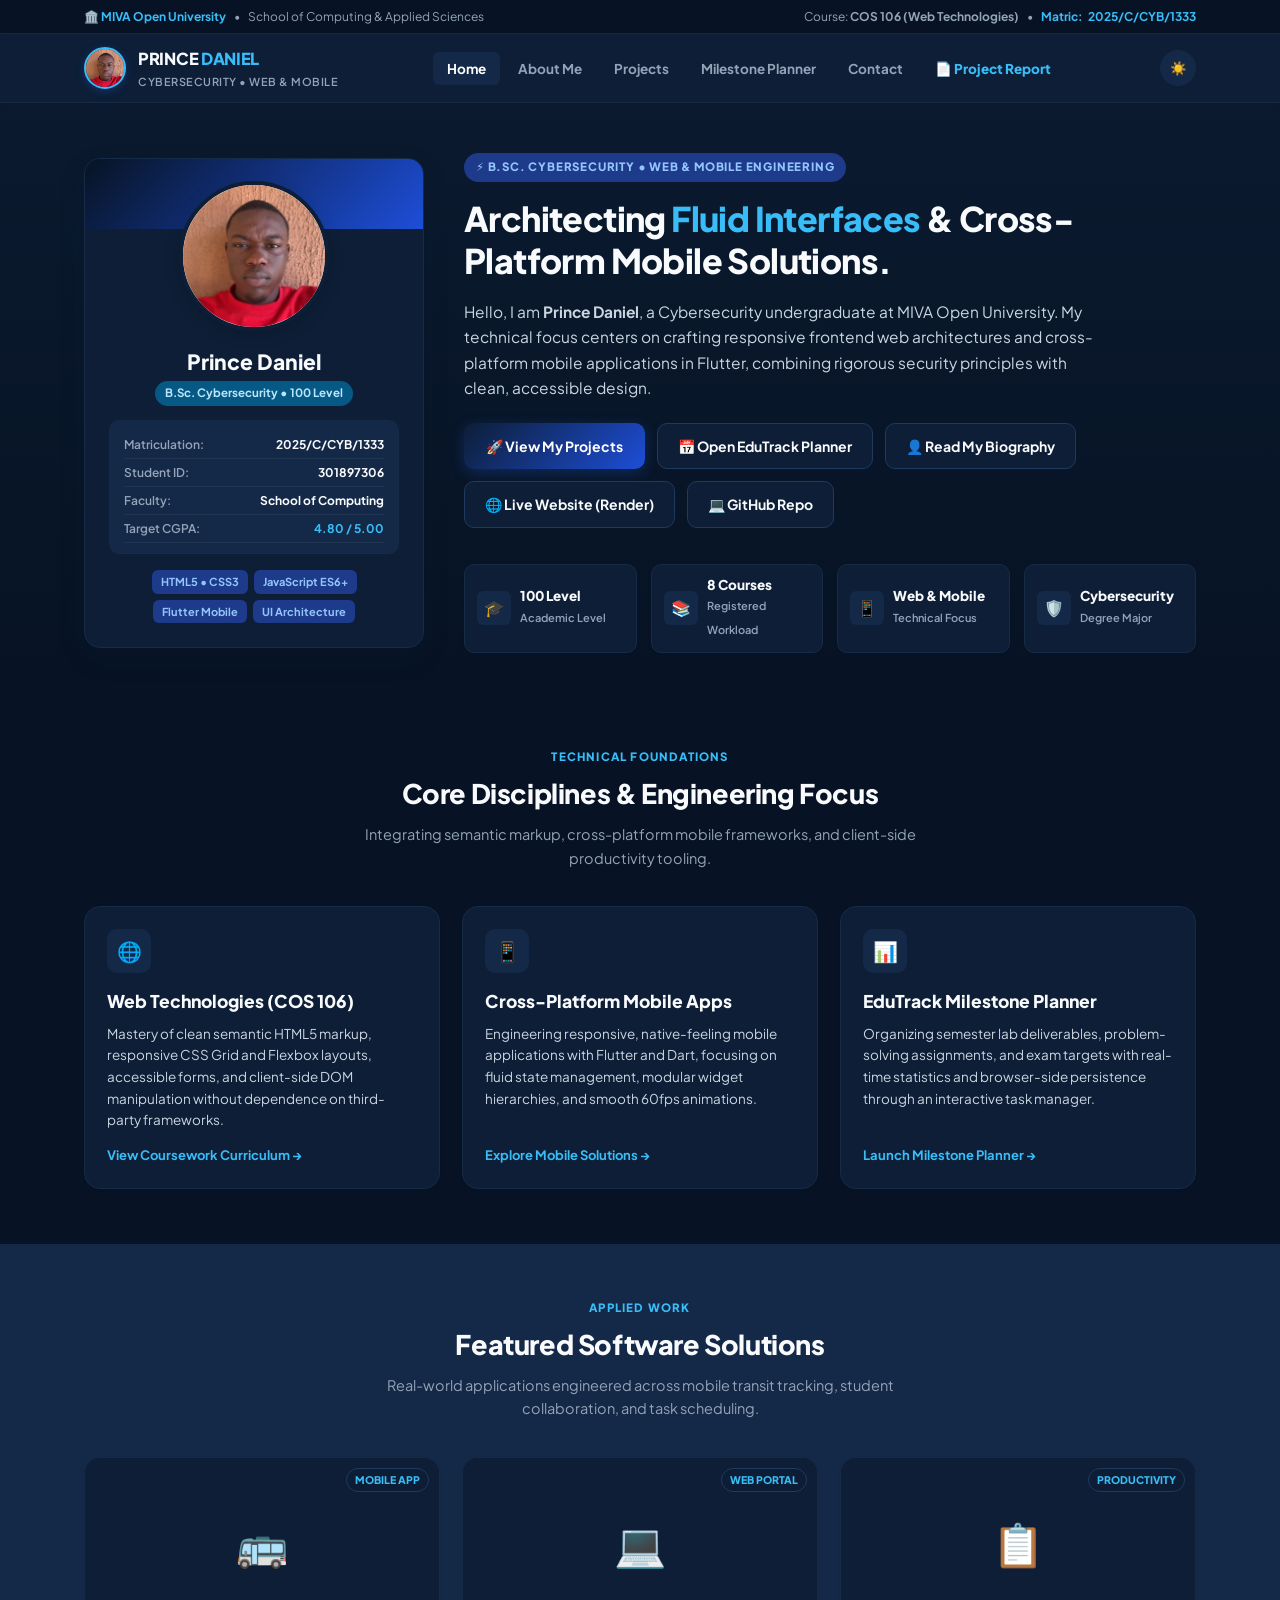
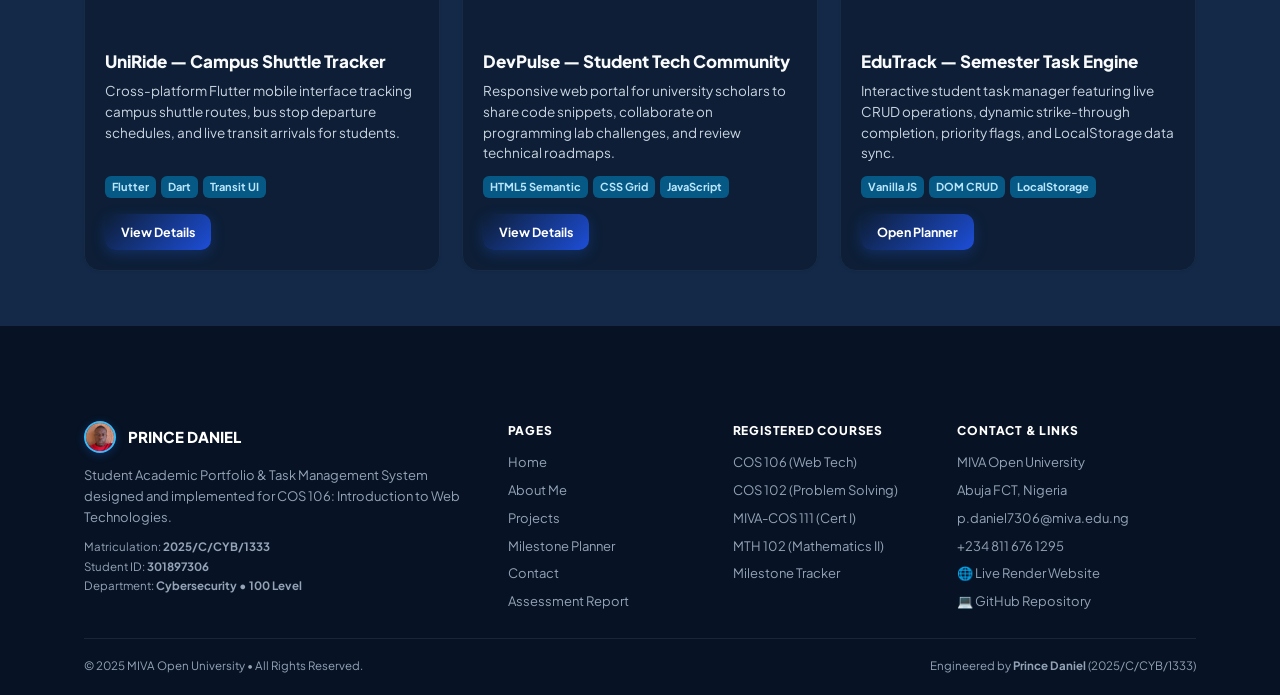
<file: index.html>
<!DOCTYPE html>
<html lang="en">
<head>
  <meta charset="UTF-8">
  <meta name="viewport" content="width=device-width, initial-scale=1.0">
  <title>Prince Daniel | Academic Portfolio &amp; Milestone Platform | MIVA Open University</title>
  <meta name="description" content="Personal Academic Portfolio and Milestone Task Management System by Prince Daniel (2025/C/CYB/1333) for COS 106 at MIVA Open University.">
  <link rel="preconnect" href="https://fonts.googleapis.com">
  <link rel="preconnect" href="https://fonts.gstatic.com" crossorigin>
  <link href="https://fonts.googleapis.com/css2?family=Plus+Jakarta+Sans:wght@400;500;600;700;800&family=JetBrains+Mono:wght@400;600&display=swap" rel="stylesheet">
  <link rel="stylesheet" href="style.css?v=5">
</head>
<body class="dark-mode">

  <!-- Institutional Top Header -->
  <header class="pd-inst-strip">
    <div class="pd-wrap pd-inst-inner">
      <div style="display:flex; align-items:center; gap:8px;">
        <span class="pd-inst-tag">&#x1F3DB;&#xFE0F; MIVA Open University</span>
        <span>&bull;</span>
        <span>School of Computing &amp; Applied Sciences</span>
      </div>
      <div style="display:flex; align-items:center; gap:8px;">
        <span>Course: <b>COS 106 (Web Technologies)</b></span>
        <span>&bull;</span>
        <span class="pd-inst-tag">Matric: <b>2025/C/CYB/1333</b></span>
      </div>
    </div>
  </header>

  <!-- Sticky Main Navigation -->
  <nav class="pd-header" aria-label="Main Navigation">
    <div class="pd-wrap pd-header-row">
      <!-- Brand with Prince Daniel Portrait -->
      <a href="index.html" class="pd-crest-brand" aria-label="Prince Daniel Portfolio">
        <div class="pd-shield-icon"><img src="portrait.jpg?v=2" alt="Prince Daniel"></div>
        <div class="pd-brand-meta">
          <span class="pd-brand-name">PRINCE <span>DANIEL</span></span>
          <span class="pd-brand-sub">Cybersecurity &bull; Web &amp; Mobile</span>
        </div>
      </a>

      <!-- Desktop Nav Links -->
      <ul class="pd-nav-list">
        <li><a href="index.html" class="pd-nav-item active">Home</a></li>
        <li><a href="about.html" class="pd-nav-item">About Me</a></li>
        <li><a href="projects.html" class="pd-nav-item">Projects</a></li>
        <li><a href="planner.html" class="pd-nav-item">Milestone Planner</a></li>
        <li><a href="contact.html" class="pd-nav-item">Contact</a></li>
        <li><a href="report.html" class="pd-nav-item" style="color:var(--pd-royal-mid); font-weight:800;">&#x1F4C4; Project Report</a></li>
      </ul>

      <!-- Theme Switcher & Mobile Sidebar Trigger -->
      <div class="pd-header-actions">
        <button type="button" class="pd-theme-btn" id="themeSwitchTrigger" aria-label="Toggle Light / Dark Theme" title="Switch Theme">
          &#x2600;&#xFE0F;
        </button>
        <button type="button" class="pd-menu-btn" id="mobileMenuTrigger" aria-label="Open Navigation Menu" aria-expanded="false" aria-controls="mobileSidebar" title="Menu">
          <svg width="20" height="20" viewBox="0 0 24 24" fill="none" stroke="currentColor" stroke-width="2.2" stroke-linecap="round"><line x1="3" y1="6" x2="21" y2="6"></line><line x1="3" y1="12" x2="21" y2="12"></line><line x1="3" y1="18" x2="21" y2="18"></line></svg>
        </button>
      </div>
    </div>
  </nav>

  <!-- Hero Section: PROFILE CARD ON THE LEFT SIDE -->
  <section class="pd-hero-sec">
    <div class="pd-wrap">
      <div class="pd-hero-asymmetric">
        
        <!-- Left Column: Prince Daniel's Profile Dock -->
        <aside class="pd-profile-dock">
          <div class="pd-dock-banner"></div>
          <div class="pd-photo-frame">
            <img src="portrait.jpg?v=2" alt="Prince Daniel Portrait">
          </div>
          <h3>Prince Daniel</h3>
          <span class="pd-dock-badge">B.Sc. Cybersecurity &bull; 100 Level</span>

          <div class="pd-meta-group">
            <div class="pd-meta-row">
              <span class="label">Matriculation:</span>
              <span class="val">2025/C/CYB/1333</span>
            </div>
            <div class="pd-meta-row">
              <span class="label">Student ID:</span>
              <span class="val">301897306</span>
            </div>
            <div class="pd-meta-row">
              <span class="label">Faculty:</span>
              <span class="val">School of Computing</span>
            </div>
            <div class="pd-meta-row">
              <span class="label">Target CGPA:</span>
              <span class="val" style="color:var(--pd-royal-mid);">4.80 / 5.00</span>
            </div>
          </div>

          <div class="pd-pill-tags">
            <span class="pd-pill">HTML5 &bull; CSS3</span>
            <span class="pd-pill">JavaScript ES6+</span>
            <span class="pd-pill">Flutter Mobile</span>
            <span class="pd-pill">UI Architecture</span>
          </div>
        </aside>

        <!-- Right Column: Welcoming Narrative & Actions -->
        <div class="pd-intro-area">
          <div class="pd-eyebrow">
            <span>&#x26A1; B.Sc. Cybersecurity &bull; Web &amp; Mobile Engineering</span>
          </div>

          <h1 class="pd-hero-headline">
            Architecting <span>Fluid Interfaces</span> &amp; Cross-Platform Mobile Solutions.
          </h1>

          <p class="pd-hero-text">
            Hello, I am <strong>Prince Daniel</strong>, a Cybersecurity undergraduate at MIVA Open University. 
            My technical focus centers on crafting responsive frontend web architectures and cross-platform mobile 
            applications in Flutter, combining rigorous security principles with clean, accessible design.
          </p>

          <div class="pd-btn-group">
            <a href="projects.html" class="pd-btn-navy">
              &#x1F680; View My Projects
            </a>
            <a href="planner.html" class="pd-btn-outline">
              &#x1F4C5; Open EduTrack Planner
            </a>
            <a href="about.html" class="pd-btn-outline">
              &#x1F464; Read My Biography
            </a>
            <a href="https://prince-project-f0zc.onrender.com/" target="_blank" rel="noopener noreferrer" class="pd-btn-outline">
              &#x1F310; Live Website (Render)
            </a>
            <a href="https://github.com/sanpatrichu-pixel/prince-project" target="_blank" rel="noopener noreferrer" class="pd-btn-outline">
              &#x1F4BB; GitHub Repo
            </a>
          </div>

          <!-- 4 KPI Metrics -->
          <div class="pd-kpi-row">
            <div class="pd-kpi-card">
              <div class="pd-kpi-glyph">&#x1F393;</div>
              <div class="pd-kpi-data">
                <b>100 Level</b>
                <span>Academic Level</span>
              </div>
            </div>

            <div class="pd-kpi-card">
              <div class="pd-kpi-glyph">&#x1F4DA;</div>
              <div class="pd-kpi-data">
                <b>8 Courses</b>
                <span>Registered Workload</span>
              </div>
            </div>

            <div class="pd-kpi-card">
              <div class="pd-kpi-glyph">&#x1F4F1;</div>
              <div class="pd-kpi-data">
                <b>Web &amp; Mobile</b>
                <span>Technical Focus</span>
              </div>
            </div>

            <div class="pd-kpi-card">
              <div class="pd-kpi-glyph">&#x1F6E1;&#xFE0F;</div>
              <div class="pd-kpi-data">
                <b>Cybersecurity</b>
                <span>Degree Major</span>
              </div>
            </div>
          </div>

        </div>

      </div>
    </div>
  </section>

  <!-- Core Competencies Section -->
  <section class="pd-sec">
    <div class="pd-wrap">
      <div class="pd-sec-header">
        <div class="pd-sec-tag">TECHNICAL FOUNDATIONS</div>
        <h2 class="pd-sec-title">Core Disciplines &amp; Engineering Focus</h2>
        <p class="pd-sec-subtitle">Integrating semantic markup, cross-platform mobile frameworks, and client-side productivity tooling.</p>
      </div>

      <div class="pd-tri-grid">
        <div class="pd-feature-card">
          <div class="pd-feature-icon">&#x1F310;</div>
          <h4>Web Technologies (COS 106)</h4>
          <p>
            Mastery of clean semantic HTML5 markup, responsive CSS Grid and Flexbox layouts, accessible forms, 
            and client-side DOM manipulation without dependence on third-party frameworks.
          </p>
          <a href="about.html" class="pd-card-action">View Coursework Curriculum &rarr;</a>
        </div>

        <div class="pd-feature-card">
          <div class="pd-feature-icon">&#x1F4F1;</div>
          <h4>Cross-Platform Mobile Apps</h4>
          <p>
            Engineering responsive, native-feeling mobile applications with Flutter and Dart, focusing on fluid state management, 
            modular widget hierarchies, and smooth 60fps animations.
          </p>
          <a href="projects.html" class="pd-card-action">Explore Mobile Solutions &rarr;</a>
        </div>

        <div class="pd-feature-card">
          <div class="pd-feature-icon">&#x1F4CA;</div>
          <h4>EduTrack Milestone Planner</h4>
          <p>
            Organizing semester lab deliverables, problem-solving assignments, and exam targets with real-time statistics 
            and browser-side persistence through an interactive task manager.
          </p>
          <a href="planner.html" class="pd-card-action">Launch Milestone Planner &rarr;</a>
        </div>
      </div>
    </div>
  </section>

  <!-- Featured Projects Showcase (No Airtime, No Fintech) -->
  <section class="pd-sec" style="background:var(--pd-card-subtle);">
    <div class="pd-wrap">
      <div class="pd-sec-header">
        <div class="pd-sec-tag">APPLIED WORK</div>
        <h2 class="pd-sec-title">Featured Software Solutions</h2>
        <p class="pd-sec-subtitle">Real-world applications engineered across mobile transit tracking, student collaboration, and task scheduling.</p>
      </div>

      <div class="pd-tri-grid">
        <!-- Project 1: UniRide Mobile -->
        <div class="pd-project-box">
          <div class="pd-project-visual">
            <span class="pd-project-badge">MOBILE APP</span>
            <div style="font-size:42px;">&#x1F68C;</div>
          </div>
          <div class="pd-project-content">
            <h4>UniRide &mdash; Campus Shuttle Tracker</h4>
            <p>Cross-platform Flutter mobile interface tracking campus shuttle routes, bus stop departure schedules, and live transit arrivals for students.</p>
            <div class="pd-tag-wrap">
              <span class="pd-tag">Flutter</span>
              <span class="pd-tag">Dart</span>
              <span class="pd-tag">Transit UI</span>
            </div>
            <a href="projects.html" class="pd-btn-navy" style="padding:8px 16px; font-size:12.5px; align-self:flex-start;">View Details</a>
          </div>
        </div>

        <!-- Project 2: DevPulse Forum -->
        <div class="pd-project-box">
          <div class="pd-project-visual">
            <span class="pd-project-badge">WEB PORTAL</span>
            <div style="font-size:42px;">&#x1F4BB;</div>
          </div>
          <div class="pd-project-content">
            <h4>DevPulse &mdash; Student Tech Community</h4>
            <p>Responsive web portal for university scholars to share code snippets, collaborate on programming lab challenges, and review technical roadmaps.</p>
            <div class="pd-tag-wrap">
              <span class="pd-tag">HTML5 Semantic</span>
              <span class="pd-tag">CSS Grid</span>
              <span class="pd-tag">JavaScript</span>
            </div>
            <a href="projects.html" class="pd-btn-navy" style="padding:8px 16px; font-size:12.5px; align-self:flex-start;">View Details</a>
          </div>
        </div>

        <!-- Project 3: EduTrack Planner -->
        <div class="pd-project-box">
          <div class="pd-project-visual">
            <span class="pd-project-badge">PRODUCTIVITY</span>
            <div style="font-size:42px;">&#x1F4CB;</div>
          </div>
          <div class="pd-project-content">
            <h4>EduTrack &mdash; Semester Task Engine</h4>
            <p>Interactive student task manager featuring live CRUD operations, dynamic strike-through completion, priority flags, and LocalStorage data sync.</p>
            <div class="pd-tag-wrap">
              <span class="pd-tag">Vanilla JS</span>
              <span class="pd-tag">DOM CRUD</span>
              <span class="pd-tag">LocalStorage</span>
            </div>
            <a href="planner.html" class="pd-btn-navy" style="padding:8px 16px; font-size:12.5px; align-self:flex-start;">Open Planner</a>
          </div>
        </div>
      </div>
    </div>
  </section>

  <!-- Modern Institutional Footer -->
  <footer class="pd-footer">
    <div class="pd-wrap">
      <div class="pd-footer-cols">
        <div>
          <div class="pd-crest-brand" style="margin-bottom:12px;">
            <div class="pd-shield-icon" style="width:32px; height:32px;"><img src="portrait.jpg?v=2" alt="Prince Daniel"></div>
            <span style="color:#FFFFFF; font-weight:800; font-size:15px;">PRINCE DANIEL</span>
          </div>
          <p>
            Student Academic Portfolio &amp; Task Management System designed and implemented for COS 106: Introduction to Web Technologies.
          </p>
          <div style="margin-top:10px; font-size:11.5px; line-height:1.7;">
            <div>Matriculation: <b>2025/C/CYB/1333</b></div>
            <div>Student ID: <b>301897306</b></div>
            <div>Department: <b>Cybersecurity &bull; 100 Level</b></div>
          </div>
        </div>

        <div>
          <h5>PAGES</h5>
          <ul>
            <li><a href="index.html">Home</a></li>
            <li><a href="about.html">About Me</a></li>
            <li><a href="projects.html">Projects</a></li>
            <li><a href="planner.html">Milestone Planner</a></li>
            <li><a href="contact.html">Contact</a></li>
            <li><a href="report.html">Assessment Report</a></li>
          </ul>
        </div>

        <div>
          <h5>REGISTERED COURSES</h5>
          <ul>
            <li>COS 106 (Web Tech)</li>
            <li>COS 102 (Problem Solving)</li>
            <li>MIVA-COS 111 (Cert I)</li>
            <li>MTH 102 (Mathematics II)</li>
            <li><a href="planner.html">Milestone Tracker</a></li>
          </ul>
        </div>

        <div>
          <h5>CONTACT &amp; LINKS</h5>
          <ul>
            <li>MIVA Open University</li>
            <li>Abuja FCT, Nigeria</li>
            <li><a href="mailto:p.daniel7306@miva.edu.ng">p.daniel7306@miva.edu.ng</a></li>
            <li>+234 811 676 1295</li>
            <li><a href="https://prince-project-f0zc.onrender.com/" target="_blank" rel="noopener noreferrer">&#x1F310; Live Render Website</a></li>
            <li><a href="https://github.com/sanpatrichu-pixel/prince-project" target="_blank" rel="noopener noreferrer">&#x1F4BB; GitHub Repository</a></li>
          </ul>
        </div>
      </div>

      <div class="pd-footer-bottom">
        <span>&copy; 2025 MIVA Open University &bull; All Rights Reserved.</span>
        <span>Engineered by <b>Prince Daniel</b> (2025/C/CYB/1333)</span>
      </div>
    </div>
  </footer>

  <!-- Mobile Slide-Out Sidebar Navigation -->
  <div class="pd-sidebar-backdrop" id="mobileSidebarBackdrop"></div>
  <aside class="pd-mobile-sidebar" id="mobileSidebar" aria-label="Mobile Navigation" aria-hidden="true">
    <div class="pd-sidebar-top">
      <a href="index.html" class="pd-crest-brand">
        <div class="pd-shield-icon" style="width:36px; height:36px;"><img src="portrait.jpg?v=2" alt="Prince Daniel"></div>
        <div class="pd-brand-meta">
          <span class="pd-brand-name" style="font-size:14.5px;">PRINCE <span>DANIEL</span></span>
          <span class="pd-brand-sub" style="font-size:10px;">2025/C/CYB/1333</span>
        </div>
      </a>
      <button type="button" class="pd-sidebar-close" id="mobileSidebarClose" aria-label="Close Navigation Menu">&times;</button>
    </div>

    <div class="pd-sidebar-label">Pages</div>
    <nav class="pd-sidebar-nav">
      <a href="index.html" class="pd-sidebar-link active">
        <svg viewBox="0 0 24 24" fill="none" stroke="currentColor" stroke-width="2"><path d="M3 9l9-7 9 7v11a2 2 0 0 1-2 2H5a2 2 0 0 1-2-2z"></path><polyline points="9 22 9 12 15 12 15 22"></polyline></svg>
        <span>Home</span>
      </a>
      <a href="about.html" class="pd-sidebar-link">
        <svg viewBox="0 0 24 24" fill="none" stroke="currentColor" stroke-width="2"><circle cx="12" cy="7" r="4"></circle><path d="M20 21v-2a4 4 0 0 0-4-4H8a4 4 0 0 0-4 4v2"></path></svg>
        <span>About Me</span>
      </a>
      <a href="projects.html" class="pd-sidebar-link">
        <svg viewBox="0 0 24 24" fill="none" stroke="currentColor" stroke-width="2"><rect x="2" y="7" width="20" height="14" rx="2" ry="2"></rect><path d="M16 21V5a2 2 0 0 0-2-2h-4a2 2 0 0 0-2 2v16"></path></svg>
        <span>Projects</span>
      </a>
      <a href="planner.html" class="pd-sidebar-link">
        <svg viewBox="0 0 24 24" fill="none" stroke="currentColor" stroke-width="2"><rect x="3" y="4" width="18" height="18" rx="2" ry="2"></rect><line x1="16" y1="2" x2="16" y2="6"></line><line x1="8" y1="2" x2="8" y2="6"></line><line x1="3" y1="10" x2="21" y2="10"></line></svg>
        <span>Milestone Planner</span>
      </a>
      <a href="contact.html" class="pd-sidebar-link">
        <svg viewBox="0 0 24 24" fill="none" stroke="currentColor" stroke-width="2"><path d="M4 4h16c1.1 0 2 .9 2 2v12c0 1.1-.9 2-2 2H4c-1.1 0-2-.9-2-2V6c0-1.1.9-2 2-2z"></path><polyline points="22,6 12,13 2,6"></polyline></svg>
        <span>Contact</span>
      </a>
      <a href="report.html" class="pd-sidebar-link">
        <svg viewBox="0 0 24 24" fill="none" stroke="currentColor" stroke-width="2"><path d="M14 2H6a2 2 0 0 0-2 2v16a2 2 0 0 0 2 2h12a2 2 0 0 0 2-2V8z"></path><polyline points="14 2 14 8 20 8"></polyline><line x1="16" y1="13" x2="8" y2="13"></line><line x1="16" y1="17" x2="8" y2="17"></line></svg>
        <span>Project Report</span>
      </a>
    </nav>

    <div class="pd-sidebar-footer">
      <div class="pd-sidebar-label" style="padding:0; margin-bottom:2px;">Live Links</div>
      <a href="https://prince-project-f0zc.onrender.com/" target="_blank" rel="noopener noreferrer" class="pd-btn-navy" style="padding:9px 14px; font-size:13px;">&#x1F310; Live Website (Render)</a>
      <a href="https://github.com/sanpatrichu-pixel/prince-project" target="_blank" rel="noopener noreferrer" class="pd-btn-outline" style="padding:9px 14px; font-size:13px;">&#x1F4BB; GitHub Repository</a>
    </div>
  </aside>

  <script src="js/main.js"></script>
</body>
</html>
</file>
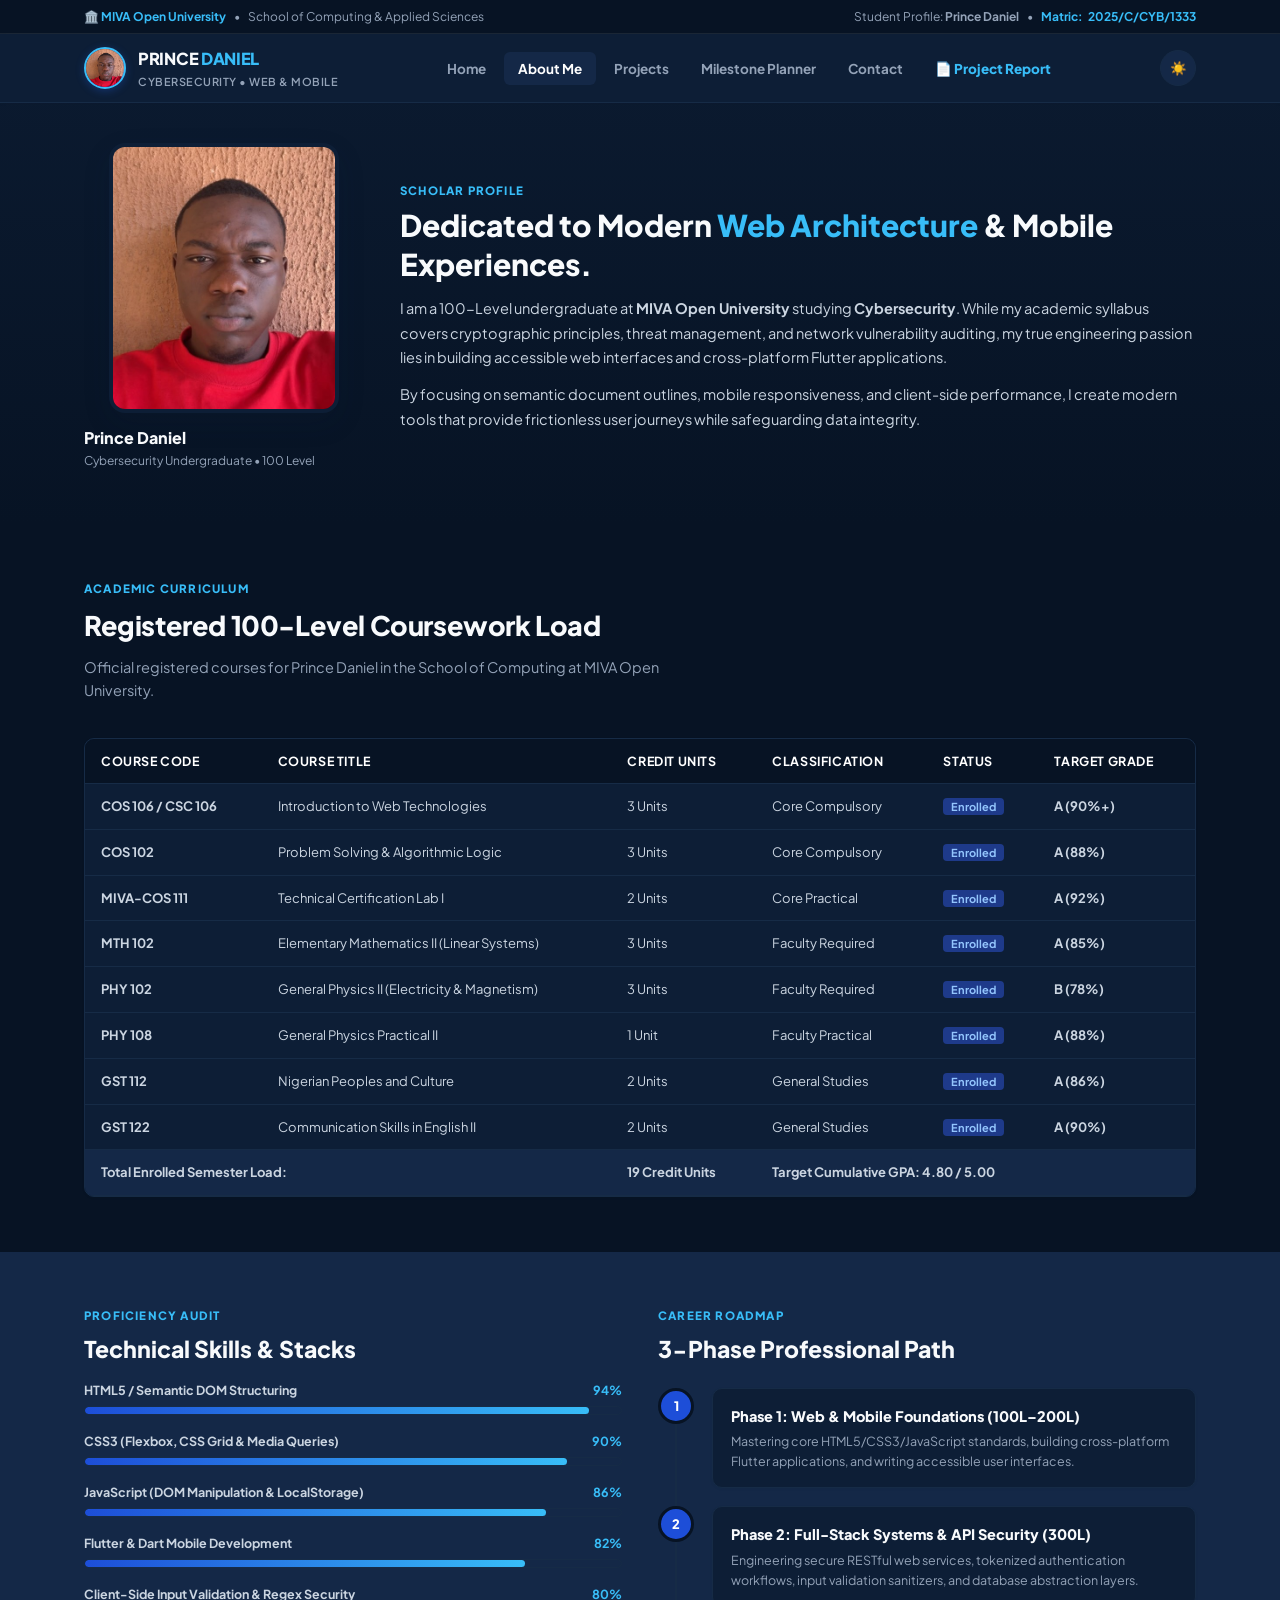
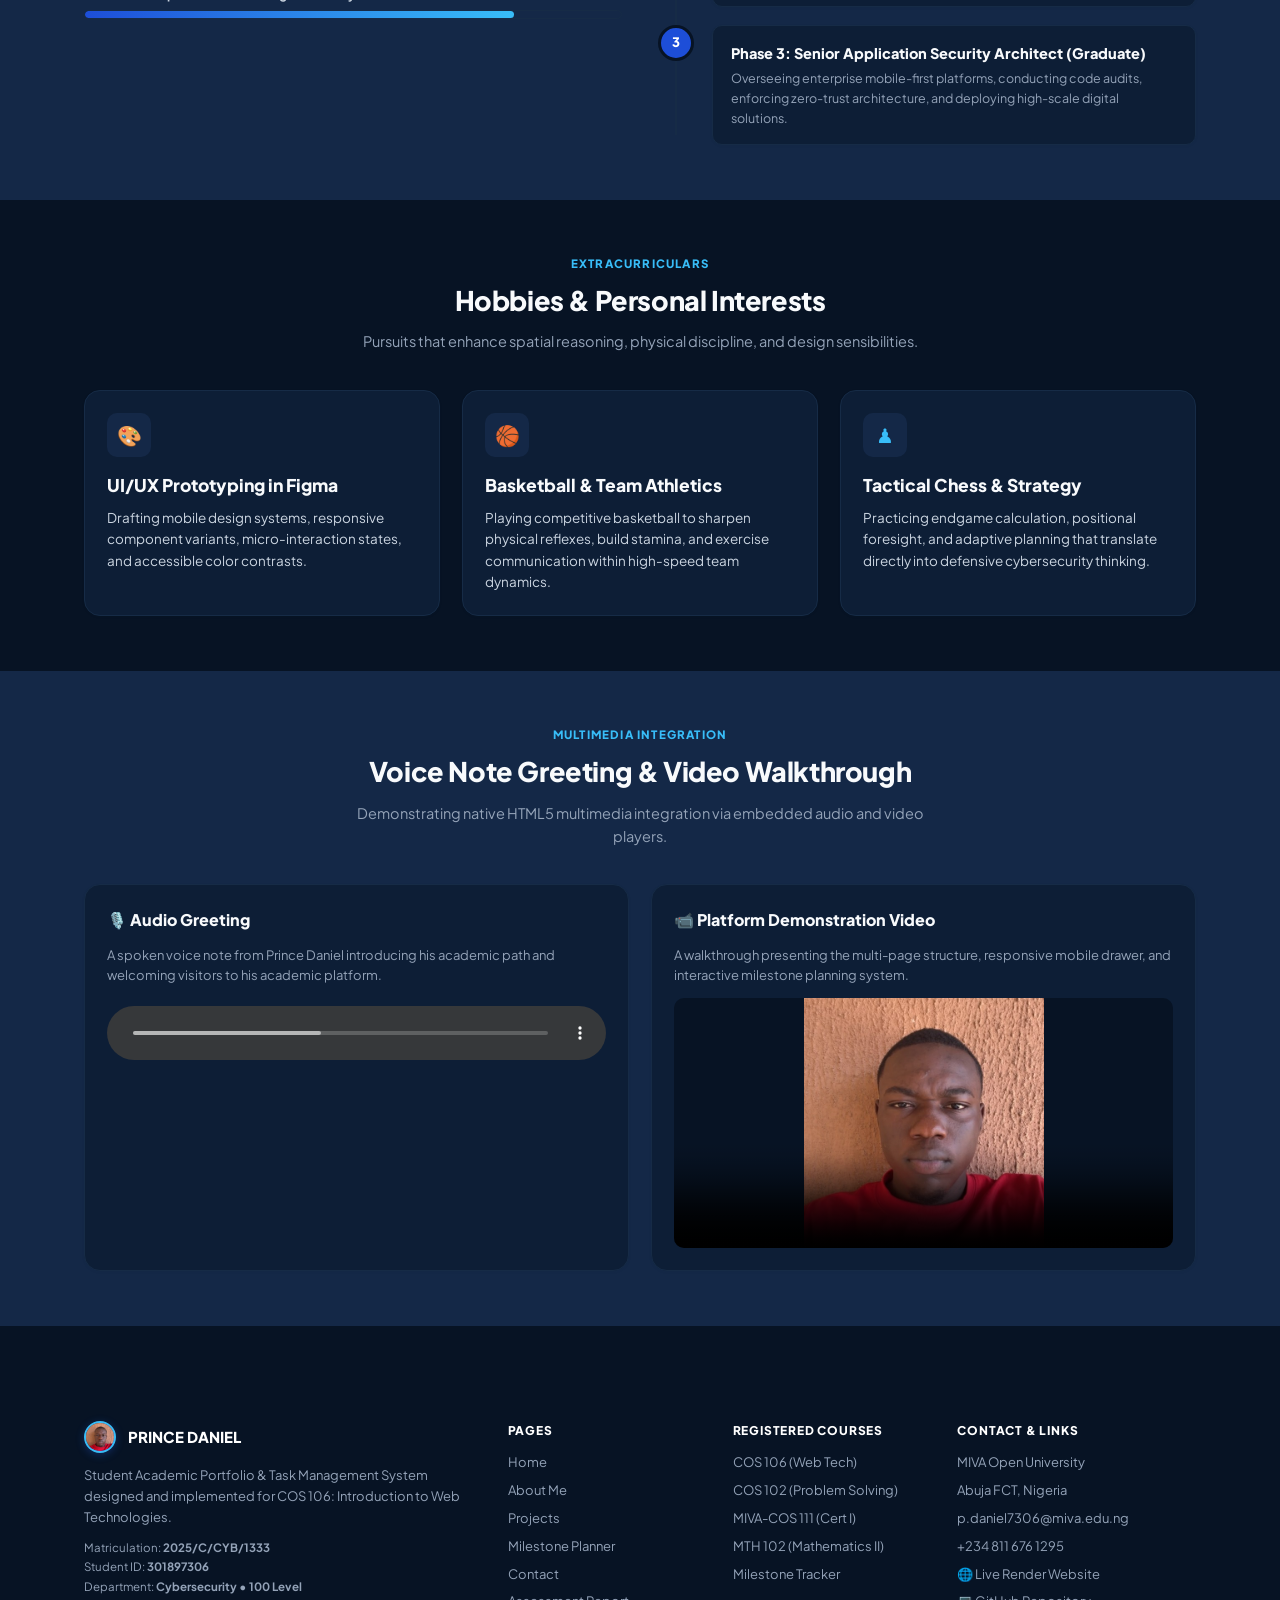
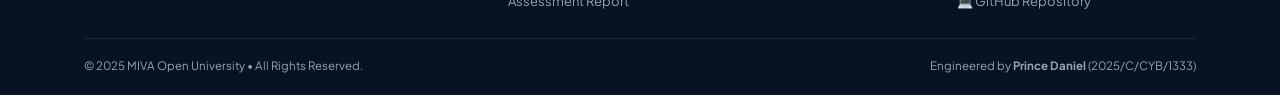
<file: about.html>
<!DOCTYPE html>
<html lang="en">

<head>
  <meta charset="UTF-8">
  <meta name="viewport" content="width=device-width, initial-scale=1.0">
  <title>About Prince Daniel | Academic Profile &amp; Technical Curriculum</title>
  <meta name="description"
    content="Academic background, registered 100-Level coursework, technical skill metrics, and career roadmap for Prince Daniel (2025/C/CYB/1333) at MIVA Open University.">
  <link rel="preconnect" href="https://fonts.googleapis.com">
  <link rel="preconnect" href="https://fonts.gstatic.com" crossorigin>
  <link href="https://fonts.googleapis.com/css2?family=Plus+Jakarta+Sans:wght@400;500;600;700;800&display=swap"
    rel="stylesheet">
  <link rel="stylesheet" href="style.css?v=5">
  <style>
    .pd-bio-split {
      display: grid;
      grid-template-columns: 280px 1fr;
      gap: 36px;
      align-items: center;
    }
    .pd-bio-split > * {
      min-width: 0;
    }

    .pd-skill-track {
      background: var(--pd-card-subtle);
      height: 9px;
      border-radius: 999px;
      overflow: hidden;
      margin-top: 6px;
      border: 1px solid var(--pd-border-light);
    }

    .pd-skill-fill {
      height: 100%;
      background: linear-gradient(90deg, var(--pd-royal-primary) 0%, var(--pd-cyan-ice) 100%);
      border-radius: 999px;
      width: 0;
      transition: width 1s cubic-bezier(0.4, 0, 0.2, 1);
    }

    .pd-timeline-chain {
      display: flex;
      flex-direction: column;
      gap: 18px;
      position: relative;
      margin-top: 20px;
    }

    .pd-timeline-chain::before {
      content: '';
      position: absolute;
      left: 17px;
      top: 10px;
      bottom: 10px;
      width: 2px;
      background: var(--pd-border-light);
    }

    .pd-timeline-step {
      display: flex;
      gap: 18px;
      position: relative;
    }

    .pd-step-badge {
      width: 36px;
      height: 36px;
      border-radius: 50%;
      background: var(--pd-royal-primary);
      color: #FFFFFF;
      display: flex;
      align-items: center;
      justify-content: center;
      font-weight: 800;
      font-size: 13px;
      flex-shrink: 0;
      z-index: 1;
      border: 3px solid var(--pd-page-bg);
    }

    .pd-step-body {
      background: var(--pd-card-bg);
      border: 1px solid var(--pd-border-light);
      border-radius: var(--pd-radius-md);
      padding: 16px 18px;
      box-shadow: var(--pd-shadow-sm);
      flex-grow: 1;
      min-width: 0;
    }

    .pd-media-panel {
      background: var(--pd-card-bg);
      border: 1px solid var(--pd-border-light);
      border-radius: var(--pd-radius-lg);
      padding: 22px;
      box-shadow: var(--pd-shadow-sm);
      display: flex;
      flex-direction: column;
      gap: 12px;
    }

    .pd-media-panel video {
      width: 100%;
      border-radius: var(--pd-radius-md);
      background: #071324;
      max-height: 250px;
    }

    .pd-media-panel audio {
      width: 100%;
      margin-top: 8px;
    }

    @media (max-width: 800px) {
      .pd-bio-split {
        grid-template-columns: 1fr;
        text-align: center;
      }
      .pd-bio-split h1 {
        font-size: 24px !important;
      }
    }
  </style>
</head>

<body class="dark-mode">

  <!-- Institutional Top Header -->
  <header class="pd-inst-strip">
    <div class="pd-wrap pd-inst-inner">
      <div style="display:flex; align-items:center; gap:8px;">
        <span class="pd-inst-tag">&#x1F3DB;&#xFE0F; MIVA Open University</span>
        <span>&bull;</span>
        <span>School of Computing &amp; Applied Sciences</span>
      </div>
      <div style="display:flex; align-items:center; gap:8px;">
        <span>Student Profile: <b>Prince Daniel</b></span>
        <span>&bull;</span>
        <span class="pd-inst-tag">Matric: <b>2025/C/CYB/1333</b></span>
      </div>
    </div>
  </header>

  <!-- Main Navigation Bar -->
  <nav class="pd-header" aria-label="Main Navigation">
    <div class="pd-wrap pd-header-row">
      <a href="index.html" class="pd-crest-brand" aria-label="Prince Daniel Home">
        <div class="pd-shield-icon"><img src="portrait.jpg?v=2" alt="Prince Daniel"></div>
        <div class="pd-brand-meta">
          <span class="pd-brand-name">PRINCE <span>DANIEL</span></span>
          <span class="pd-brand-sub">Cybersecurity &bull; Web &amp; Mobile</span>
        </div>
      </a>

      <ul class="pd-nav-list">
        <li><a href="index.html" class="pd-nav-item">Home</a></li>
        <li><a href="about.html" class="pd-nav-item active">About Me</a></li>
        <li><a href="projects.html" class="pd-nav-item">Projects</a></li>
        <li><a href="planner.html" class="pd-nav-item">Milestone Planner</a></li>
        <li><a href="contact.html" class="pd-nav-item">Contact</a></li>
        <li><a href="report.html" class="pd-nav-item" style="color:var(--pd-royal-mid); font-weight:800;">&#x1F4C4;
            Project Report</a></li>
      </ul>

      <div class="pd-header-actions">
        <button type="button" class="pd-theme-btn" id="themeSwitchTrigger" aria-label="Toggle Light / Dark Theme"
          title="Switch Theme">
          &#x2600;&#xFE0F;
        </button>
        <button type="button" class="pd-menu-btn" id="mobileMenuTrigger" aria-label="Open Navigation Menu" aria-expanded="false" aria-controls="mobileSidebar" title="Menu">
          <svg width="20" height="20" viewBox="0 0 24 24" fill="none" stroke="currentColor" stroke-width="2.2" stroke-linecap="round"><line x1="3" y1="6" x2="21" y2="6"></line><line x1="3" y1="12" x2="21" y2="12"></line><line x1="3" y1="18" x2="21" y2="18"></line></svg>
        </button>
      </div>
    </div>
  </nav>

  <!-- Biography Summary Section -->
  <section class="pd-sec pd-hero-sec" style="padding-top:40px;">
    <div class="pd-wrap">
      <div class="pd-bio-split">

        <!-- Left Portrait Frame -->
        <div>
          <div
            style="width:230px; height:270px; margin:0 auto; border-radius:var(--pd-radius-lg); overflow:hidden; border:4px solid var(--pd-card-bg); box-shadow:var(--pd-shadow-lg);">
            <img src="portrait.jpg?v=2" alt="Prince Daniel Portrait"
              style="width:100%; height:100%; object-fit:cover; object-position:center center;">
          </div>
          <div style="margin-top:12px; font-weight:800; color:var(--pd-text-head); font-size:16px;">
            Prince Daniel
          </div>
          <div style="font-size:12px; color:var(--pd-text-subtle);">
            Cybersecurity Undergraduate &bull; 100 Level
          </div>
        </div>

        <!-- Right Biography Details -->
        <div>
          <div class="pd-sec-tag">SCHOLAR PROFILE</div>
          <h1 style="font-size:30px; font-weight:800; color:var(--pd-text-head); margin-bottom:12px; line-height:1.3;">
            Dedicated to Modern <span style="color:var(--pd-royal-mid);">Web Architecture</span> &amp; Mobile
            Experiences.
          </h1>
          <p style="font-size:14.5px; color:var(--pd-text-body); line-height:1.7; margin-bottom:12px;">
            I am a 100-Level undergraduate at <strong>MIVA Open University</strong> studying
            <strong>Cybersecurity</strong>.
            While my academic syllabus covers cryptographic principles, threat management, and network vulnerability
            auditing,
            my true engineering passion lies in building accessible web interfaces and cross-platform Flutter
            applications.
          </p>
          <p style="font-size:14.5px; color:var(--pd-text-body); line-height:1.7;">
            By focusing on semantic document outlines, mobile responsiveness, and client-side performance,
            I create modern tools that provide frictionless user journeys while safeguarding data integrity.
          </p>
        </div>

      </div>
    </div>
  </section>

  <!-- Semantic HTML Coursework Summary Table (Strict No-Green Rule) -->
  <section class="pd-sec">
    <div class="pd-wrap">
      <div class="pd-sec-header" style="text-align:left;">
        <div class="pd-sec-tag">ACADEMIC CURRICULUM</div>
        <h2 class="pd-sec-title">Registered 100-Level Coursework Load</h2>
        <p class="pd-sec-subtitle" style="margin:0;">
          Official registered courses for Prince Daniel in the School of Computing at MIVA Open University.
        </p>
      </div>

      <!-- Semantic Table (Mandatory HTML Requirement) -->
      <div class="pd-table-panel">
        <table class="pd-academic-grid" summary="Table of Prince Daniel's registered 100-Level courses">
          <thead>
            <tr>
              <th scope="col">Course Code</th>
              <th scope="col">Course Title</th>
              <th scope="col">Credit Units</th>
              <th scope="col">Classification</th>
              <th scope="col">Status</th>
              <th scope="col">Target Grade</th>
            </tr>
          </thead>
          <tbody>
            <tr>
              <td><strong>COS 106 / CSC 106</strong></td>
              <td>Introduction to Web Technologies</td>
              <td>3 Units</td>
              <td>Core Compulsory</td>
              <td><span
                  style="color:var(--pd-badge-blue-text); background:var(--pd-badge-blue-bg); font-weight:700; padding:2px 8px; border-radius:4px; font-size:11px;">Enrolled</span>
              </td>
              <td><b>A (90%+)</b></td>
            </tr>
            <tr>
              <td><strong>COS 102</strong></td>
              <td>Problem Solving &amp; Algorithmic Logic</td>
              <td>3 Units</td>
              <td>Core Compulsory</td>
              <td><span
                  style="color:var(--pd-badge-blue-text); background:var(--pd-badge-blue-bg); font-weight:700; padding:2px 8px; border-radius:4px; font-size:11px;">Enrolled</span>
              </td>
              <td><b>A (88%)</b></td>
            </tr>
            <tr>
              <td><strong>MIVA-COS 111</strong></td>
              <td>Technical Certification Lab I</td>
              <td>2 Units</td>
              <td>Core Practical</td>
              <td><span
                  style="color:var(--pd-badge-blue-text); background:var(--pd-badge-blue-bg); font-weight:700; padding:2px 8px; border-radius:4px; font-size:11px;">Enrolled</span>
              </td>
              <td><b>A (92%)</b></td>
            </tr>
            <tr>
              <td><strong>MTH 102</strong></td>
              <td>Elementary Mathematics II (Linear Systems)</td>
              <td>3 Units</td>
              <td>Faculty Required</td>
              <td><span
                  style="color:var(--pd-badge-blue-text); background:var(--pd-badge-blue-bg); font-weight:700; padding:2px 8px; border-radius:4px; font-size:11px;">Enrolled</span>
              </td>
              <td><b>A (85%)</b></td>
            </tr>
            <tr>
              <td><strong>PHY 102</strong></td>
              <td>General Physics II (Electricity &amp; Magnetism)</td>
              <td>3 Units</td>
              <td>Faculty Required</td>
              <td><span
                  style="color:var(--pd-badge-blue-text); background:var(--pd-badge-blue-bg); font-weight:700; padding:2px 8px; border-radius:4px; font-size:11px;">Enrolled</span>
              </td>
              <td><b>B (78%)</b></td>
            </tr>
            <tr>
              <td><strong>PHY 108</strong></td>
              <td>General Physics Practical II</td>
              <td>1 Unit</td>
              <td>Faculty Practical</td>
              <td><span
                  style="color:var(--pd-badge-blue-text); background:var(--pd-badge-blue-bg); font-weight:700; padding:2px 8px; border-radius:4px; font-size:11px;">Enrolled</span>
              </td>
              <td><b>A (88%)</b></td>
            </tr>
            <tr>
              <td><strong>GST 112</strong></td>
              <td>Nigerian Peoples and Culture</td>
              <td>2 Units</td>
              <td>General Studies</td>
              <td><span
                  style="color:var(--pd-badge-blue-text); background:var(--pd-badge-blue-bg); font-weight:700; padding:2px 8px; border-radius:4px; font-size:11px;">Enrolled</span>
              </td>
              <td><b>A (86%)</b></td>
            </tr>
            <tr>
              <td><strong>GST 122</strong></td>
              <td>Communication Skills in English II</td>
              <td>2 Units</td>
              <td>General Studies</td>
              <td><span
                  style="color:var(--pd-badge-blue-text); background:var(--pd-badge-blue-bg); font-weight:700; padding:2px 8px; border-radius:4px; font-size:11px;">Enrolled</span>
              </td>
              <td><b>A (90%)</b></td>
            </tr>
          </tbody>
          <tfoot>
            <tr style="background:var(--pd-card-subtle); font-weight:700;">
              <td colspan="2"><b>Total Enrolled Semester Load:</b></td>
              <td><b>19 Credit Units</b></td>
              <td colspan="3"><b>Target Cumulative GPA: 4.80 / 5.00</b></td>
            </tr>
          </tfoot>
        </table>
      </div>
    </div>
  </section>

  <!-- Technical Competencies & Career Roadmap -->
  <section class="pd-sec" style="background:var(--pd-card-subtle);">
    <div class="pd-wrap">
      <div class="pd-two-col" style="gap:36px;">

        <!-- Left: Technical Skills -->
        <div>
          <div class="pd-sec-tag">PROFICIENCY AUDIT</div>
          <h2 style="font-size:23px; font-weight:800; color:var(--pd-text-head); margin-bottom:12px;">Technical Skills
            &amp; Stacks</h2>

          <div style="display:flex; flex-direction:column; gap:16px;">
            <div>
              <div style="display:flex; justify-content:space-between; gap:8px; font-weight:700; font-size:12.5px;">
                <span>HTML5 / Semantic DOM Structuring</span>
                <span style="color:var(--pd-royal-mid);">94%</span>
              </div>
              <div class="pd-skill-track">
                <div class="pd-skill-fill" data-capacity="94%"></div>
              </div>
            </div>

            <div>
              <div style="display:flex; justify-content:space-between; gap:8px; font-weight:700; font-size:12.5px;">
                <span>CSS3 (Flexbox, CSS Grid &amp; Media Queries)</span>
                <span style="color:var(--pd-royal-mid);">90%</span>
              </div>
              <div class="pd-skill-track">
                <div class="pd-skill-fill" data-capacity="90%"></div>
              </div>
            </div>

            <div>
              <div style="display:flex; justify-content:space-between; gap:8px; font-weight:700; font-size:12.5px;">
                <span>JavaScript (DOM Manipulation &amp; LocalStorage)</span>
                <span style="color:var(--pd-royal-mid);">86%</span>
              </div>
              <div class="pd-skill-track">
                <div class="pd-skill-fill" data-capacity="86%"></div>
              </div>
            </div>

            <div>
              <div style="display:flex; justify-content:space-between; gap:8px; font-weight:700; font-size:12.5px;">
                <span>Flutter &amp; Dart Mobile Development</span>
                <span style="color:var(--pd-royal-mid);">82%</span>
              </div>
              <div class="pd-skill-track">
                <div class="pd-skill-fill" data-capacity="82%"></div>
              </div>
            </div>

            <div>
              <div style="display:flex; justify-content:space-between; gap:8px; font-weight:700; font-size:12.5px;">
                <span>Client-Side Input Validation &amp; Regex Security</span>
                <span style="color:var(--pd-royal-mid);">80%</span>
              </div>
              <div class="pd-skill-track">
                <div class="pd-skill-fill" data-capacity="80%"></div>
              </div>
            </div>
          </div>
        </div>

        <!-- Right: 3-Phase Roadmap -->
        <div>
          <div class="pd-sec-tag">CAREER ROADMAP</div>
          <h2 style="font-size:23px; font-weight:800; color:var(--pd-text-head); margin-bottom:12px;">3-Phase
            Professional Path</h2>

          <div class="pd-timeline-chain">
            <div class="pd-timeline-step">
              <div class="pd-step-badge">1</div>
              <div class="pd-step-body">
                <h4 style="font-size:14.5px; font-weight:800; color:var(--pd-text-head); margin-bottom:3px;">Phase 1:
                  Web &amp; Mobile Foundations (100L&#x2013;200L)</h4>
                <p style="font-size:12.5px; color:var(--pd-text-subtle); margin:0;">
                  Mastering core HTML5/CSS3/JavaScript standards, building cross-platform Flutter applications, and
                  writing accessible user interfaces.
                </p>
              </div>
            </div>

            <div class="pd-timeline-step">
              <div class="pd-step-badge">2</div>
              <div class="pd-step-body">
                <h4 style="font-size:14.5px; font-weight:800; color:var(--pd-text-head); margin-bottom:3px;">Phase 2:
                  Full-Stack Systems &amp; API Security (300L)</h4>
                <p style="font-size:12.5px; color:var(--pd-text-subtle); margin:0;">
                  Engineering secure RESTful web services, tokenized authentication workflows, input validation
                  sanitizers, and database abstraction layers.
                </p>
              </div>
            </div>

            <div class="pd-timeline-step">
              <div class="pd-step-badge">3</div>
              <div class="pd-step-body">
                <h4 style="font-size:14.5px; font-weight:800; color:var(--pd-text-head); margin-bottom:3px;">Phase 3:
                  Senior Application Security Architect (Graduate)</h4>
                <p style="font-size:12.5px; color:var(--pd-text-subtle); margin:0;">
                  Overseeing enterprise mobile-first platforms, conducting code audits, enforcing zero-trust
                  architecture, and deploying high-scale digital solutions.
                </p>
              </div>
            </div>
          </div>
        </div>

      </div>
    </div>
  </section>

  <!-- Extracurricular Pursuits -->
  <section class="pd-sec">
    <div class="pd-wrap">
      <div class="pd-sec-header">
        <div class="pd-sec-tag">EXTRACURRICULARS</div>
        <h2 class="pd-sec-title">Hobbies &amp; Personal Interests</h2>
        <p class="pd-sec-subtitle">Pursuits that enhance spatial reasoning, physical discipline, and design
          sensibilities.</p>
      </div>

      <div class="pd-tri-grid">
        <div class="pd-feature-card">
          <div class="pd-feature-icon">&#x1F3A8;</div>
          <h4>UI/UX Prototyping in Figma</h4>
          <p>Drafting mobile design systems, responsive component variants, micro-interaction states, and accessible
            color contrasts.</p>
        </div>

        <div class="pd-feature-card">
          <div class="pd-feature-icon">&#x1F3C0;</div>
          <h4>Basketball &amp; Team Athletics</h4>
          <p>Playing competitive basketball to sharpen physical reflexes, build stamina, and exercise communication
            within high-speed team dynamics.</p>
        </div>

        <div class="pd-feature-card">
          <div class="pd-feature-icon">&#x265F;&#xFE0F;</div>
          <h4>Tactical Chess &amp; Strategy</h4>
          <p>Practicing endgame calculation, positional foresight, and adaptive planning that translate directly into
            defensive cybersecurity thinking.</p>
        </div>
      </div>
    </div>
  </section>

  <!-- Multimedia Components (Audio & Video) -->
  <section class="pd-sec" style="background:var(--pd-card-subtle);">
    <div class="pd-wrap">
      <div class="pd-sec-header">
        <div class="pd-sec-tag">MULTIMEDIA INTEGRATION</div>
        <h2 class="pd-sec-title">Voice Note Greeting &amp; Video Walkthrough</h2>
        <p class="pd-sec-subtitle">Demonstrating native HTML5 multimedia integration via embedded audio and video
          players.</p>
      </div>

      <div class="pd-two-col" style="gap:22px;">
        <div class="pd-media-panel">
          <h4 style="font-size:16px; font-weight:800; color:var(--pd-text-head);">&#x1F399;&#xFE0F; Audio Greeting</h4>
          <p style="font-size:13px; color:var(--pd-text-subtle); margin:0;">
            A spoken voice note from Prince Daniel introducing his academic path and welcoming visitors to his academic
            platform.
          </p>
          <audio controls preload="metadata">
            <source src="assets/media/intro-audio.wav" type="audio/wav">
            <source src="assets/media/intro-audio.mp3" type="audio/mpeg">
            Your browser does not support the audio element.
          </audio>
        </div>

        <div class="pd-media-panel">
          <h4 style="font-size:16px; font-weight:800; color:var(--pd-text-head);">&#x1F4F9; Platform Demonstration Video
          </h4>
          <p style="font-size:13px; color:var(--pd-text-subtle); margin:0;">
            A walkthrough presenting the multi-page structure, responsive mobile drawer, and interactive milestone
            planning system.
          </p>
          <video controls poster="portrait.jpg?v=2" preload="metadata">
            <source src="assets/media/demo-video.mp4" type="video/mp4">
            Your browser does not support the video element.
          </video>
        </div>
      </div>
    </div>
  </section>

  <!-- Institutional Footer -->
  <footer class="pd-footer">
    <div class="pd-wrap">
      <div class="pd-footer-cols">
        <div>
          <div class="pd-crest-brand" style="margin-bottom:12px;">
            <div class="pd-shield-icon" style="width:32px; height:32px;"><img src="portrait.jpg?v=2"
                alt="Prince Daniel"></div>
            <span style="color:#FFFFFF; font-weight:800; font-size:15px;">PRINCE DANIEL</span>
          </div>
          <p>
            Student Academic Portfolio &amp; Task Management System designed and implemented for COS 106: Introduction
            to Web Technologies.
          </p>
          <div style="margin-top:10px; font-size:11.5px; line-height:1.7;">
            <div>Matriculation: <b>2025/C/CYB/1333</b></div>
            <div>Student ID: <b>301897306</b></div>
            <div>Department: <b>Cybersecurity &bull; 100 Level</b></div>
          </div>
        </div>

        <div>
          <h5>PAGES</h5>
          <ul>
            <li><a href="index.html">Home</a></li>
            <li><a href="about.html">About Me</a></li>
            <li><a href="projects.html">Projects</a></li>
            <li><a href="planner.html">Milestone Planner</a></li>
            <li><a href="contact.html">Contact</a></li>
            <li><a href="report.html">Assessment Report</a></li>
          </ul>
        </div>

        <div>
          <h5>REGISTERED COURSES</h5>
          <ul>
            <li>COS 106 (Web Tech)</li>
            <li>COS 102 (Problem Solving)</li>
            <li>MIVA-COS 111 (Cert I)</li>
            <li>MTH 102 (Mathematics II)</li>
            <li><a href="planner.html">Milestone Tracker</a></li>
          </ul>
        </div>

        <div>
          <h5>CONTACT &amp; LINKS</h5>
          <ul>
            <li>MIVA Open University</li>
            <li>Abuja FCT, Nigeria</li>
            <li><a href="mailto:p.daniel7306@miva.edu.ng">p.daniel7306@miva.edu.ng</a></li>
            <li>+234 811 676 1295</li>
            <li><a href="https://prince-project-f0zc.onrender.com/" target="_blank" rel="noopener noreferrer">&#x1F310; Live Render Website</a></li>
            <li><a href="https://github.com/sanpatrichu-pixel/prince-project" target="_blank" rel="noopener noreferrer">&#x1F4BB; GitHub Repository</a></li>
          </ul>
        </div>
      </div>

      <div class="pd-footer-bottom">
        <span>&copy; 2025 MIVA Open University &bull; All Rights Reserved.</span>
        <span>Engineered by <b>Prince Daniel</b> (2025/C/CYB/1333)</span>
      </div>
    </div>
  </footer>

  <!-- Mobile Slide-Out Sidebar Navigation -->
  <div class="pd-sidebar-backdrop" id="mobileSidebarBackdrop"></div>
  <aside class="pd-mobile-sidebar" id="mobileSidebar" aria-label="Mobile Navigation" aria-hidden="true">
    <div class="pd-sidebar-top">
      <a href="index.html" class="pd-crest-brand">
        <div class="pd-shield-icon" style="width:36px; height:36px;"><img src="portrait.jpg?v=2" alt="Prince Daniel"></div>
        <div class="pd-brand-meta">
          <span class="pd-brand-name" style="font-size:14.5px;">PRINCE <span>DANIEL</span></span>
          <span class="pd-brand-sub" style="font-size:10px;">2025/C/CYB/1333</span>
        </div>
      </a>
      <button type="button" class="pd-sidebar-close" id="mobileSidebarClose" aria-label="Close Navigation Menu">&times;</button>
    </div>

    <div class="pd-sidebar-label">Pages</div>
    <nav class="pd-sidebar-nav">
      <a href="index.html" class="pd-sidebar-link">
        <svg viewBox="0 0 24 24" fill="none" stroke="currentColor" stroke-width="2"><path d="M3 9l9-7 9 7v11a2 2 0 0 1-2 2H5a2 2 0 0 1-2-2z"></path><polyline points="9 22 9 12 15 12 15 22"></polyline></svg>
        <span>Home</span>
      </a>
      <a href="about.html" class="pd-sidebar-link active">
        <svg viewBox="0 0 24 24" fill="none" stroke="currentColor" stroke-width="2"><circle cx="12" cy="7" r="4"></circle><path d="M20 21v-2a4 4 0 0 0-4-4H8a4 4 0 0 0-4 4v2"></path></svg>
        <span>About Me</span>
      </a>
      <a href="projects.html" class="pd-sidebar-link">
        <svg viewBox="0 0 24 24" fill="none" stroke="currentColor" stroke-width="2"><rect x="2" y="7" width="20" height="14" rx="2" ry="2"></rect><path d="M16 21V5a2 2 0 0 0-2-2h-4a2 2 0 0 0-2 2v16"></path></svg>
        <span>Projects</span>
      </a>
      <a href="planner.html" class="pd-sidebar-link">
        <svg viewBox="0 0 24 24" fill="none" stroke="currentColor" stroke-width="2"><rect x="3" y="4" width="18" height="18" rx="2" ry="2"></rect><line x1="16" y1="2" x2="16" y2="6"></line><line x1="8" y1="2" x2="8" y2="6"></line><line x1="3" y1="10" x2="21" y2="10"></line></svg>
        <span>Milestone Planner</span>
      </a>
      <a href="contact.html" class="pd-sidebar-link">
        <svg viewBox="0 0 24 24" fill="none" stroke="currentColor" stroke-width="2"><path d="M4 4h16c1.1 0 2 .9 2 2v12c0 1.1-.9 2-2 2H4c-1.1 0-2-.9-2-2V6c0-1.1.9-2 2-2z"></path><polyline points="22,6 12,13 2,6"></polyline></svg>
        <span>Contact</span>
      </a>
      <a href="report.html" class="pd-sidebar-link">
        <svg viewBox="0 0 24 24" fill="none" stroke="currentColor" stroke-width="2"><path d="M14 2H6a2 2 0 0 0-2 2v16a2 2 0 0 0 2 2h12a2 2 0 0 0 2-2V8z"></path><polyline points="14 2 14 8 20 8"></polyline><line x1="16" y1="13" x2="8" y2="13"></line><line x1="16" y1="17" x2="8" y2="17"></line></svg>
        <span>Project Report</span>
      </a>
    </nav>

    <div class="pd-sidebar-footer">
      <div class="pd-sidebar-label" style="padding:0; margin-bottom:2px;">Live Links</div>
      <a href="https://prince-project-f0zc.onrender.com/" target="_blank" rel="noopener noreferrer" class="pd-btn-navy" style="padding:9px 14px; font-size:13px;">&#x1F310; Live Website (Render)</a>
      <a href="https://github.com/sanpatrichu-pixel/prince-project" target="_blank" rel="noopener noreferrer" class="pd-btn-outline" style="padding:9px 14px; font-size:13px;">&#x1F4BB; GitHub Repository</a>
    </div>
  </aside>

  <script src="js/main.js"></script>
</body>

</html>
</file>
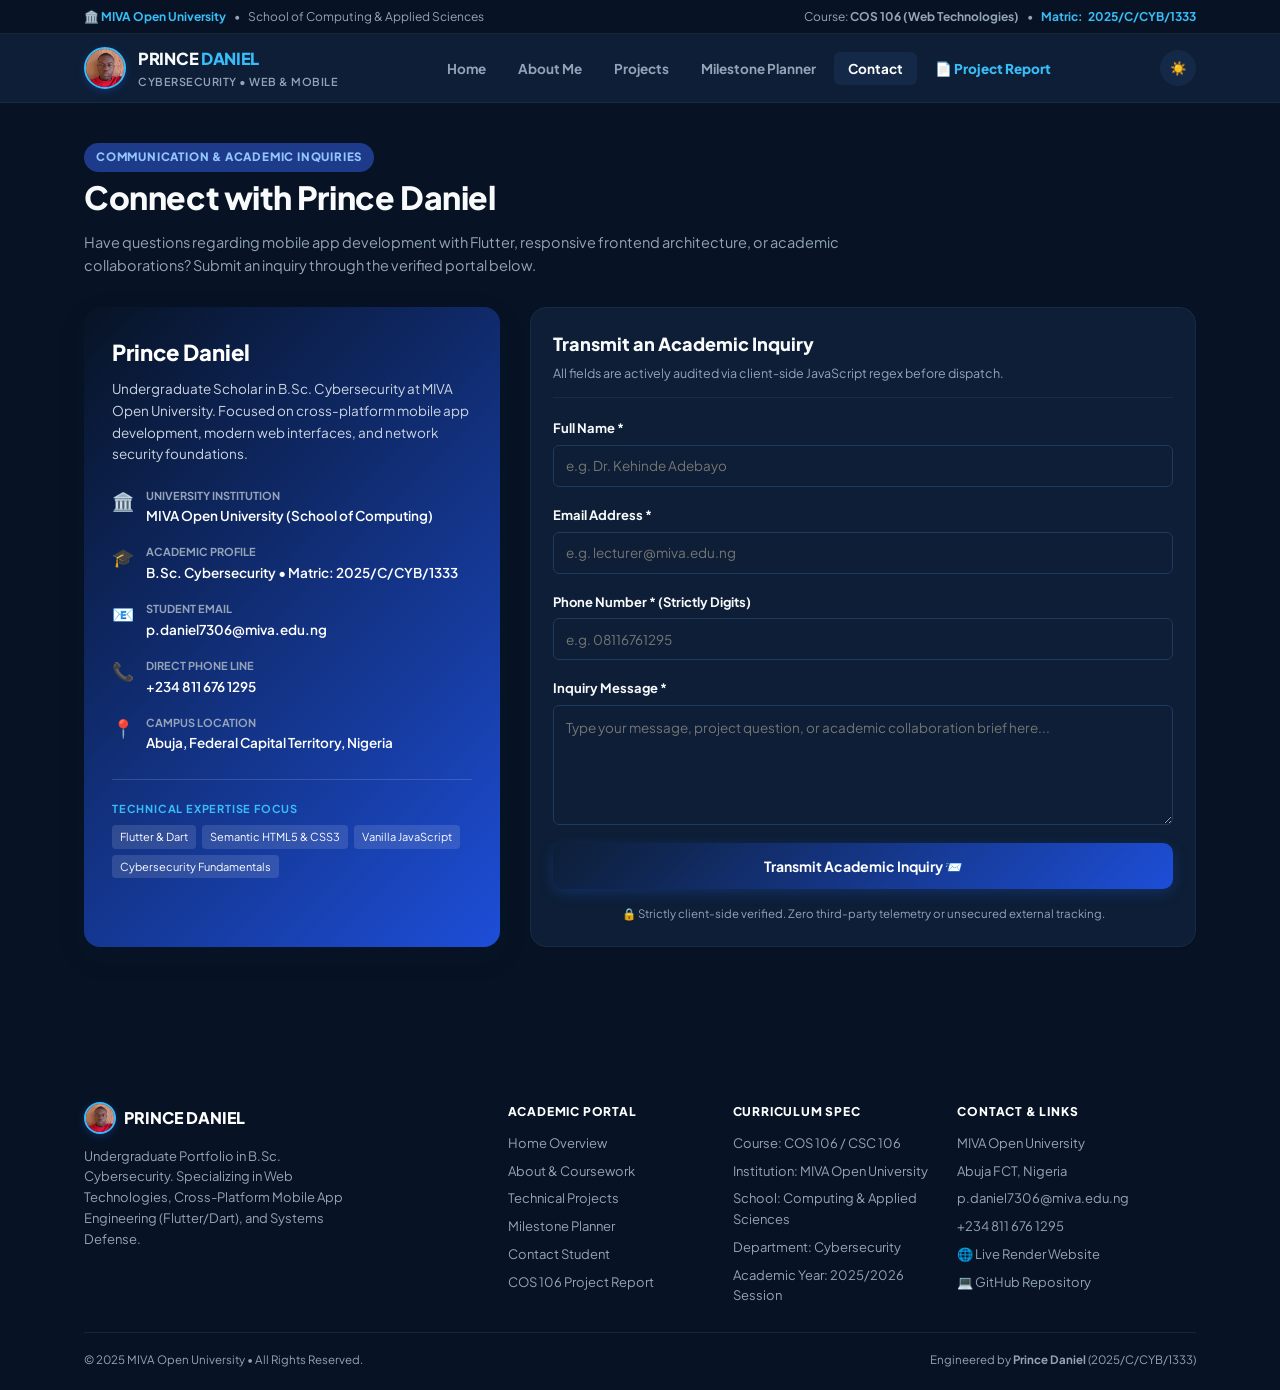
<file: contact.html>
<!DOCTYPE html>
<html lang="en">
<head>
  <meta charset="UTF-8">
  <meta name="viewport" content="width=device-width, initial-scale=1.0">
  <title>Contact Prince Daniel | Inquiries &amp; Academic Communication</title>
  <meta name="description" content="Direct academic and project communication portal for Prince Daniel (2025/C/CYB/1333), B.Sc. Cybersecurity student at MIVA Open University. Validated contact form.">
  <link rel="preconnect" href="https://fonts.googleapis.com">
  <link rel="preconnect" href="https://fonts.gstatic.com" crossorigin>
  <link href="https://fonts.googleapis.com/css2?family=Plus+Jakarta+Sans:wght@400;500;600;700;800&family=JetBrains+Mono:wght@400;600&display=swap" rel="stylesheet">
  <link rel="stylesheet" href="style.css?v=5">
  <style>
    .pd-modal-overlay {
      position: fixed;
      top: 0; left: 0; right: 0; bottom: 0;
      background: rgba(7, 19, 36, 0.75);
      backdrop-filter: blur(4px);
      z-index: 99999;
      display: none;
      align-items: center;
      justify-content: center;
      padding: 20px;
    }
    .pd-modal-box {
      background: var(--pd-card-bg);
      border-radius: var(--pd-radius-lg);
      max-width: 480px;
      width: 100%;
      border: 1px solid var(--pd-border-light);
      box-shadow: var(--pd-shadow-lg);
      padding: 32px;
      text-align: center;
    }
    .pd-field-stacked {
      display: flex;
      flex-direction: column;
      gap: 6px;
      margin-bottom: 18px;
    }
    .pd-field-stacked label {
      font-size: 13px;
      font-weight: 700;
      color: var(--pd-text-head);
    }
    .pd-textarea {
      min-height: 120px;
      padding: 12px;
      resize: vertical;
      line-height: 1.5;
    }
  </style>
</head>
<body class="dark-mode">

  <!-- Institutional Top Header -->
  <header class="pd-inst-strip">
    <div class="pd-wrap pd-inst-inner">
      <div style="display:flex; align-items:center; gap:8px;">
        <span class="pd-inst-tag">&#x1F3DB;&#xFE0F; MIVA Open University</span>
        <span>&bull;</span>
        <span>School of Computing &amp; Applied Sciences</span>
      </div>
      <div style="display:flex; align-items:center; gap:8px;">
        <span>Course: <b>COS 106 (Web Technologies)</b></span>
        <span>&bull;</span>
        <span class="pd-inst-tag">Matric: <b>2025/C/CYB/1333</b></span>
      </div>
    </div>
  </header>

  <!-- Sticky Main Navigation -->
  <nav class="pd-header" aria-label="Main Navigation">
    <div class="pd-wrap pd-header-row">
      <!-- Brand with Prince Daniel Portrait -->
      <a href="index.html" class="pd-crest-brand" aria-label="Prince Daniel Portfolio">
        <div class="pd-shield-icon"><img src="portrait.jpg?v=2" alt="Prince Daniel"></div>
        <div class="pd-brand-meta">
          <span class="pd-brand-name">PRINCE <span>DANIEL</span></span>
          <span class="pd-brand-sub">Cybersecurity &bull; Web &amp; Mobile</span>
        </div>
      </a>

      <!-- Desktop Nav Links -->
      <ul class="pd-nav-list">
        <li><a href="index.html" class="pd-nav-item">Home</a></li>
        <li><a href="about.html" class="pd-nav-item">About Me</a></li>
        <li><a href="projects.html" class="pd-nav-item">Projects</a></li>
        <li><a href="planner.html" class="pd-nav-item">Milestone Planner</a></li>
        <li><a href="contact.html" class="pd-nav-item active">Contact</a></li>
        <li><a href="report.html" class="pd-nav-item" style="color:var(--pd-royal-mid); font-weight:800;">&#x1F4C4; Project Report</a></li>
      </ul>

      <!-- Theme Switcher & Mobile Sidebar Trigger -->
      <div class="pd-header-actions">
        <button type="button" class="pd-theme-btn" id="themeSwitchTrigger" aria-label="Toggle Light / Dark Theme" title="Switch Theme">
          &#x2600;&#xFE0F;
        </button>
        <button type="button" class="pd-menu-btn" id="mobileMenuTrigger" aria-label="Open Navigation Menu" aria-expanded="false" aria-controls="mobileSidebar" title="Menu">
          <svg width="20" height="20" viewBox="0 0 24 24" fill="none" stroke="currentColor" stroke-width="2.2" stroke-linecap="round"><line x1="3" y1="6" x2="21" y2="6"></line><line x1="3" y1="12" x2="21" y2="12"></line><line x1="3" y1="18" x2="21" y2="18"></line></svg>
        </button>
      </div>
    </div>
  </nav>

  <!-- Main Contact Section -->
  <main class="pd-sec" style="padding-top:40px; padding-bottom:60px;">
    <div class="pd-wrap">
      
      <!-- Section Header -->
      <div class="pd-sec-head" style="text-align:left; margin-bottom:30px;">
        <div class="pd-eyebrow">COMMUNICATION &amp; ACADEMIC INQUIRIES</div>
        <h1 class="pd-sec-title" style="font-size:32px;">Connect with Prince Daniel</h1>
        <p class="pd-sec-desc" style="margin:0; max-width:850px;">
          Have questions regarding mobile app development with Flutter, responsive frontend architecture, or academic collaborations? 
          Submit an inquiry through the verified portal below.
        </p>
      </div>

      <!-- 2-Column Contact Grid -->
      <div class="pd-contact-split">
        
        <!-- Left: Official Institutional Channel Details -->
        <div class="pd-channel-card">
          <h3>Prince Daniel</h3>
          <p>
            Undergraduate Scholar in B.Sc. Cybersecurity at MIVA Open University. Focused on cross-platform mobile app development, 
            modern web interfaces, and network security foundations.
          </p>

          <div class="pd-channel-row">
            <div class="pd-channel-icon">&#x1F3DB;&#xFE0F;</div>
            <div class="pd-channel-info">
              <b>University Institution</b>
              <span>MIVA Open University (School of Computing)</span>
            </div>
          </div>

          <div class="pd-channel-row">
            <div class="pd-channel-icon">&#x1F393;</div>
            <div class="pd-channel-info">
              <b>Academic Profile</b>
              <span>B.Sc. Cybersecurity &bull; Matric: 2025/C/CYB/1333</span>
            </div>
          </div>

          <div class="pd-channel-row">
            <div class="pd-channel-icon">&#x1F4E7;</div>
            <div class="pd-channel-info">
              <b>Student Email</b>
              <a href="mailto:p.daniel7306@miva.edu.ng">p.daniel7306@miva.edu.ng</a>
            </div>
          </div>

          <div class="pd-channel-row">
            <div class="pd-channel-icon">&#x1F4DE;</div>
            <div class="pd-channel-info">
              <b>Direct Phone Line</b>
              <a href="tel:+2348116761295">+234 811 676 1295</a>
            </div>
          </div>

          <div class="pd-channel-row">
            <div class="pd-channel-icon">&#x1F4CD;</div>
            <div class="pd-channel-info">
              <b>Campus Location</b>
              <span>Abuja, Federal Capital Territory, Nigeria</span>
            </div>
          </div>

          <div style="margin-top:24px; padding-top:20px; border-top:1px solid rgba(255,255,255,0.15);">
            <div style="font-size:11px; text-transform:uppercase; letter-spacing:0.8px; color:var(--pd-cyan-ice); font-weight:700; margin-bottom:8px;">
              Technical Expertise Focus
            </div>
            <div style="display:flex; flex-wrap:wrap; gap:6px;">
              <span style="font-size:11px; background:rgba(255,255,255,0.12); padding:3px 8px; border-radius:4px;">Flutter &amp; Dart</span>
              <span style="font-size:11px; background:rgba(255,255,255,0.12); padding:3px 8px; border-radius:4px;">Semantic HTML5 &amp; CSS3</span>
              <span style="font-size:11px; background:rgba(255,255,255,0.12); padding:3px 8px; border-radius:4px;">Vanilla JavaScript</span>
              <span style="font-size:11px; background:rgba(255,255,255,0.12); padding:3px 8px; border-radius:4px;">Cybersecurity Fundamentals</span>
            </div>
          </div>
        </div>

        <!-- Right: Real-Time Validated Inquiry Form -->
        <div class="pd-task-card" style="margin-bottom:0;">
          <div style="margin-bottom:20px; padding-bottom:14px; border-bottom:1px solid var(--pd-border-light);">
            <h3 style="font-size:18px; font-weight:800; color:var(--pd-text-head); margin-bottom:4px;">
              Transmit an Academic Inquiry
            </h3>
            <p style="font-size:12.5px; color:var(--pd-text-subtle); margin:0;">
              All fields are actively audited via client-side JavaScript regex before dispatch.
            </p>
          </div>

          <form id="inquiryForm" novalidate>
            <div class="pd-field-stacked">
              <label for="senderFullName">Full Name *</label>
              <input type="text" id="senderFullName" class="pd-input" placeholder="e.g. Dr. Kehinde Adebayo" required>
              <span class="pd-err-msg"></span>
            </div>

            <div class="pd-field-stacked">
              <label for="senderEmailAddress">Email Address *</label>
              <input type="email" id="senderEmailAddress" class="pd-input" placeholder="e.g. lecturer@miva.edu.ng" required>
              <span class="pd-err-msg"></span>
            </div>

            <div class="pd-field-stacked">
              <label for="senderPhoneNumber">Phone Number * (Strictly Digits)</label>
              <input type="tel" id="senderPhoneNumber" class="pd-input" placeholder="e.g. 08116761295" required>
              <span class="pd-err-msg"></span>
            </div>

            <div class="pd-field-stacked">
              <label for="senderMessageBody">Inquiry Message *</label>
              <textarea id="senderMessageBody" class="pd-input pd-textarea" placeholder="Type your message, project question, or academic collaboration brief here..." required></textarea>
              <span class="pd-err-msg"></span>
            </div>

            <button type="submit" class="pd-btn pd-btn-primary" style="width:100%; height:46px; font-size:14px;">
              Transmit Academic Inquiry &#x1F4E8;
            </button>
          </form>

          <div style="margin-top:16px; font-size:11.5px; color:var(--pd-text-subtle); text-align:center;">
            &#x1F512; Strictly client-side verified. Zero third-party telemetry or unsecured external tracking.
          </div>
        </div>

      </div>

    </div>
  </main>

  <!-- Modal Dialog (Appears on Successful Submission) -->
  <div id="dispatchModal" class="pd-modal-overlay" role="dialog" aria-modal="true" aria-labelledby="modalHeading">
    <div class="pd-modal-box">
      <div style="font-size:44px; margin-bottom:12px;">&#x1F4EC;</div>
      <h3 id="modalHeading" style="font-size:20px; font-weight:800; color:var(--pd-text-head); margin-bottom:8px;">
        Inquiry Successfully Recorded!
      </h3>
      <p style="font-size:13.5px; color:var(--pd-text-subtle); line-height:1.6; margin-bottom:20px;">
        Thank you, <b id="modalContactName" style="color:var(--pd-royal-mid);">Guest</b>. Your message has passed client-side input validation and has been logged to Prince Daniel's portfolio portal.
      </p>
      <button type="button" class="pd-btn pd-btn-primary" id="dismissModalTrigger" style="min-width:140px;">
        Done
      </button>
    </div>
  </div>

  <!-- Modern Institutional Footer -->
  <footer class="pd-footer">
    <div class="pd-wrap">
      <div class="pd-footer-cols">
        <div>
          <div style="display:flex; align-items:center; gap:8px; margin-bottom:12px;">
            <div class="pd-shield-icon" style="width:32px; height:32px;"><img src="portrait.jpg?v=2" alt="Prince Daniel"></div>
            <span style="font-size:16px; font-weight:800; color:#FFFFFF;">PRINCE DANIEL</span>
          </div>
          <p style="font-size:13px; line-height:1.6; max-width:280px;">
            Undergraduate Portfolio in B.Sc. Cybersecurity. Specializing in Web Technologies, 
            Cross-Platform Mobile App Engineering (Flutter/Dart), and Systems Defense.
          </p>
        </div>

        <div>
          <h5>ACADEMIC PORTAL</h5>
          <ul>
            <li><a href="index.html">Home Overview</a></li>
            <li><a href="about.html">About &amp; Coursework</a></li>
            <li><a href="projects.html">Technical Projects</a></li>
            <li><a href="planner.html">Milestone Planner</a></li>
            <li><a href="contact.html">Contact Student</a></li>
            <li><a href="report.html">COS 106 Project Report</a></li>
          </ul>
        </div>

        <div>
          <h5>CURRICULUM SPEC</h5>
          <ul>
            <li>Course: COS 106 / CSC 106</li>
            <li>Institution: MIVA Open University</li>
            <li>School: Computing &amp; Applied Sciences</li>
            <li>Department: Cybersecurity</li>
            <li>Academic Year: 2025/2026 Session</li>
          </ul>
        </div>

        <div>
          <h5>CONTACT &amp; LINKS</h5>
          <ul>
            <li>MIVA Open University</li>
            <li>Abuja FCT, Nigeria</li>
            <li><a href="mailto:p.daniel7306@miva.edu.ng">p.daniel7306@miva.edu.ng</a></li>
            <li>+234 811 676 1295</li>
            <li><a href="https://prince-project-f0zc.onrender.com/" target="_blank" rel="noopener noreferrer">&#x1F310; Live Render Website</a></li>
            <li><a href="https://github.com/sanpatrichu-pixel/prince-project" target="_blank" rel="noopener noreferrer">&#x1F4BB; GitHub Repository</a></li>
          </ul>
        </div>
      </div>

      <div class="pd-footer-bottom">
        <span>&copy; 2025 MIVA Open University &bull; All Rights Reserved.</span>
        <span>Engineered by <b>Prince Daniel</b> (2025/C/CYB/1333)</span>
      </div>
    </div>
  </footer>

  <!-- Mobile Slide-Out Sidebar Navigation -->
  <div class="pd-sidebar-backdrop" id="mobileSidebarBackdrop"></div>
  <aside class="pd-mobile-sidebar" id="mobileSidebar" aria-label="Mobile Navigation" aria-hidden="true">
    <div class="pd-sidebar-top">
      <a href="index.html" class="pd-crest-brand">
        <div class="pd-shield-icon" style="width:36px; height:36px;"><img src="portrait.jpg?v=2" alt="Prince Daniel"></div>
        <div class="pd-brand-meta">
          <span class="pd-brand-name" style="font-size:14.5px;">PRINCE <span>DANIEL</span></span>
          <span class="pd-brand-sub" style="font-size:10px;">2025/C/CYB/1333</span>
        </div>
      </a>
      <button type="button" class="pd-sidebar-close" id="mobileSidebarClose" aria-label="Close Navigation Menu">&times;</button>
    </div>

    <div class="pd-sidebar-label">Pages</div>
    <nav class="pd-sidebar-nav">
      <a href="index.html" class="pd-sidebar-link">
        <svg viewBox="0 0 24 24" fill="none" stroke="currentColor" stroke-width="2"><path d="M3 9l9-7 9 7v11a2 2 0 0 1-2 2H5a2 2 0 0 1-2-2z"></path><polyline points="9 22 9 12 15 12 15 22"></polyline></svg>
        <span>Home</span>
      </a>
      <a href="about.html" class="pd-sidebar-link">
        <svg viewBox="0 0 24 24" fill="none" stroke="currentColor" stroke-width="2"><circle cx="12" cy="7" r="4"></circle><path d="M20 21v-2a4 4 0 0 0-4-4H8a4 4 0 0 0-4 4v2"></path></svg>
        <span>About Me</span>
      </a>
      <a href="projects.html" class="pd-sidebar-link">
        <svg viewBox="0 0 24 24" fill="none" stroke="currentColor" stroke-width="2"><rect x="2" y="7" width="20" height="14" rx="2" ry="2"></rect><path d="M16 21V5a2 2 0 0 0-2-2h-4a2 2 0 0 0-2 2v16"></path></svg>
        <span>Projects</span>
      </a>
      <a href="planner.html" class="pd-sidebar-link">
        <svg viewBox="0 0 24 24" fill="none" stroke="currentColor" stroke-width="2"><rect x="3" y="4" width="18" height="18" rx="2" ry="2"></rect><line x1="16" y1="2" x2="16" y2="6"></line><line x1="8" y1="2" x2="8" y2="6"></line><line x1="3" y1="10" x2="21" y2="10"></line></svg>
        <span>Milestone Planner</span>
      </a>
      <a href="contact.html" class="pd-sidebar-link active">
        <svg viewBox="0 0 24 24" fill="none" stroke="currentColor" stroke-width="2"><path d="M4 4h16c1.1 0 2 .9 2 2v12c0 1.1-.9 2-2 2H4c-1.1 0-2-.9-2-2V6c0-1.1.9-2 2-2z"></path><polyline points="22,6 12,13 2,6"></polyline></svg>
        <span>Contact</span>
      </a>
      <a href="report.html" class="pd-sidebar-link">
        <svg viewBox="0 0 24 24" fill="none" stroke="currentColor" stroke-width="2"><path d="M14 2H6a2 2 0 0 0-2 2v16a2 2 0 0 0 2 2h12a2 2 0 0 0 2-2V8z"></path><polyline points="14 2 14 8 20 8"></polyline><line x1="16" y1="13" x2="8" y2="13"></line><line x1="16" y1="17" x2="8" y2="17"></line></svg>
        <span>Project Report</span>
      </a>
    </nav>

    <div class="pd-sidebar-footer">
      <div class="pd-sidebar-label" style="padding:0; margin-bottom:2px;">Live Links</div>
      <a href="https://prince-project-f0zc.onrender.com/" target="_blank" rel="noopener noreferrer" class="pd-btn-navy" style="padding:9px 14px; font-size:13px;">&#x1F310; Live Website (Render)</a>
      <a href="https://github.com/sanpatrichu-pixel/prince-project" target="_blank" rel="noopener noreferrer" class="pd-btn-outline" style="padding:9px 14px; font-size:13px;">&#x1F4BB; GitHub Repository</a>
    </div>
  </aside>

  <script src="js/main.js"></script>
  <script src="js/contact.js"></script>
</body>
</html>
</file>
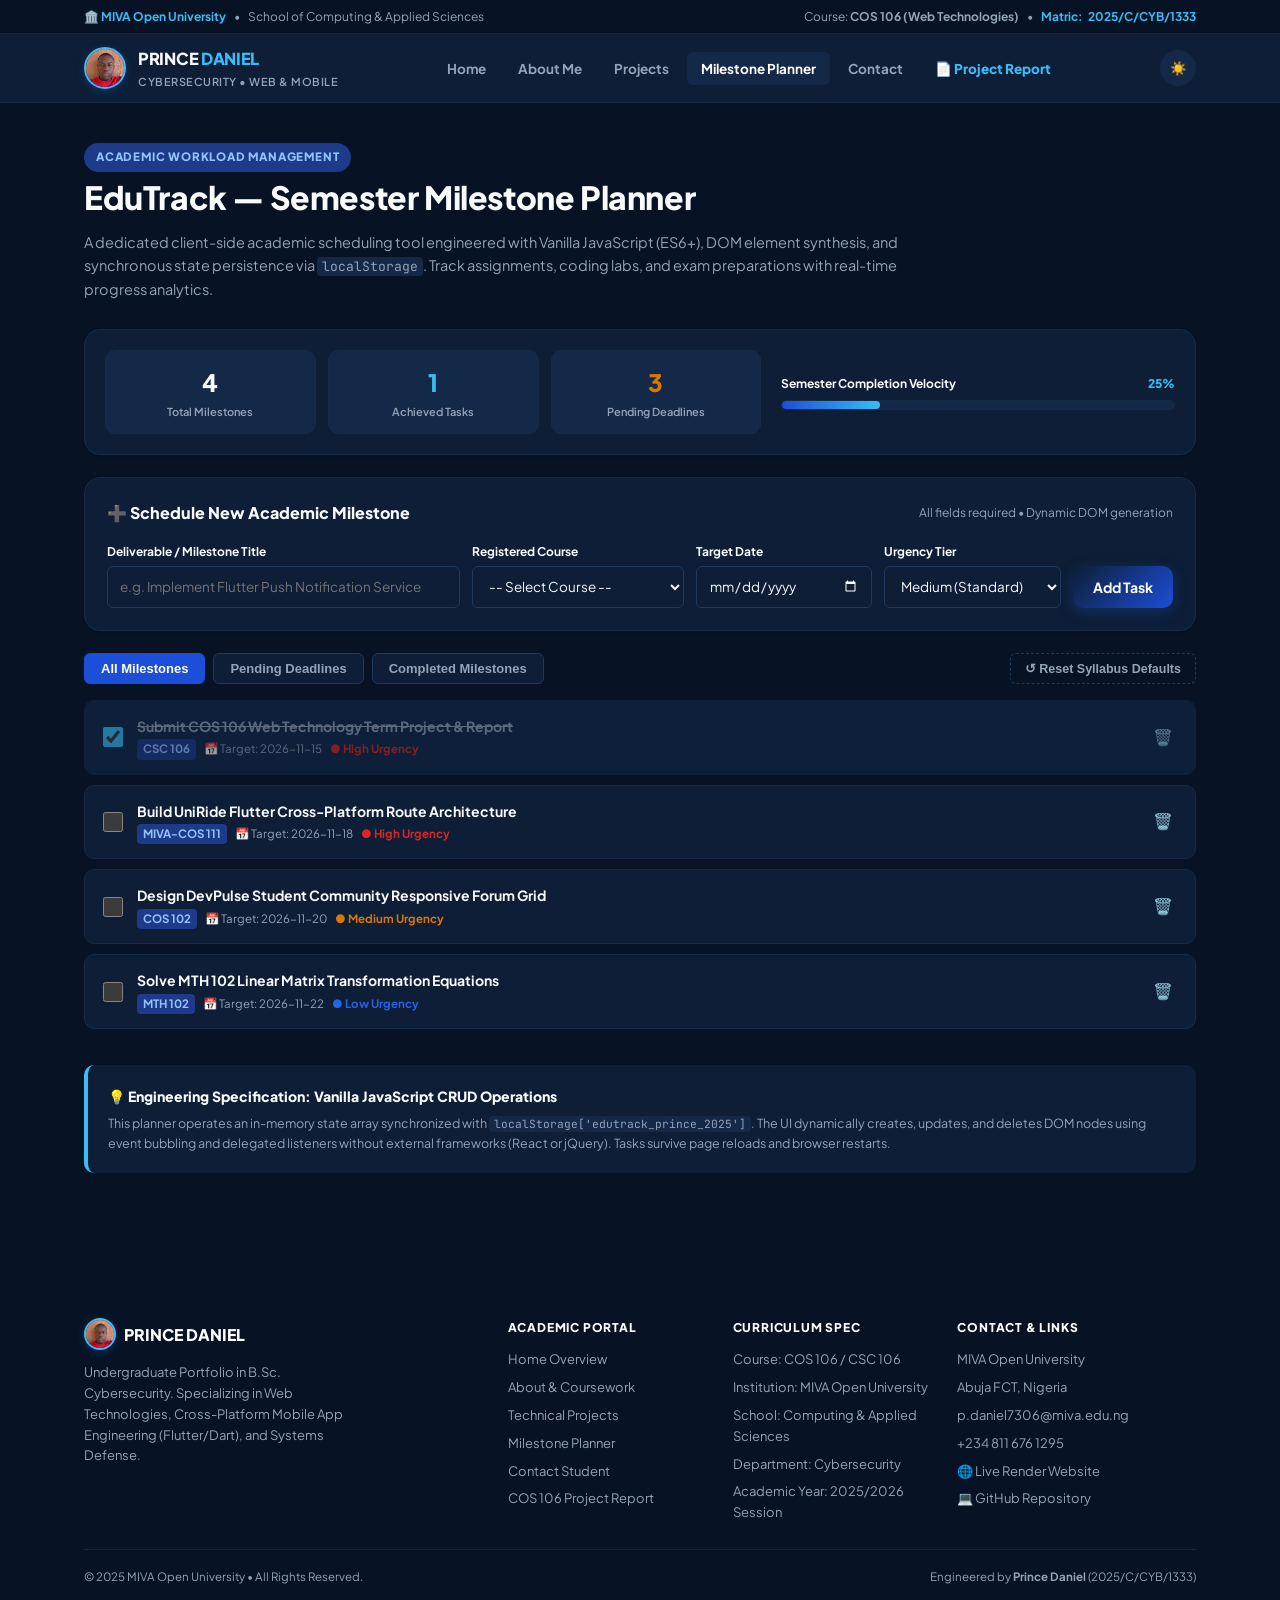
<file: planner.html>
<!DOCTYPE html>
<html lang="en">
<head>
  <meta charset="UTF-8">
  <meta name="viewport" content="width=device-width, initial-scale=1.0">
  <title>EduTrack Milestone Planner | Prince Daniel - MIVA Open University</title>
  <meta name="description" content="EduTrack Semester Milestone & Task Planner engineered with Vanilla JavaScript (ES6+), DOM manipulation, and LocalStorage for Prince Daniel (2025/C/CYB/1333).">
  <link rel="preconnect" href="https://fonts.googleapis.com">
  <link rel="preconnect" href="https://fonts.gstatic.com" crossorigin>
  <link href="https://fonts.googleapis.com/css2?family=Plus+Jakarta+Sans:wght@400;500;600;700;800&family=JetBrains+Mono:wght@400;600&display=swap" rel="stylesheet">
  <link rel="stylesheet" href="style.css?v=5">
  <style>
    .pd-tab-bar {
      display: flex;
      align-items: center;
      justify-content: space-between;
      gap: 12px;
      margin-bottom: 16px;
      flex-wrap: wrap;
    }
    .pd-tab-group {
      display: flex;
      gap: 8px;
    }
    .pd-tab-btn {
      padding: 7px 16px;
      border-radius: var(--pd-radius-sm);
      background: var(--pd-card-bg);
      border: 1px solid var(--pd-border);
      color: var(--pd-text-subtle);
      font-size: 13px;
      font-weight: 700;
      cursor: pointer;
      transition: all 0.2s ease;
    }
    .pd-tab-btn:hover {
      border-color: var(--pd-royal-mid);
      color: var(--pd-royal-mid);
    }
    .pd-tab-btn.active {
      background: var(--pd-royal-primary);
      border-color: var(--pd-royal-primary);
      color: #FFFFFF;
    }
    .pd-btn-outline {
      padding: 7px 14px;
      border-radius: var(--pd-radius-sm);
      background: transparent;
      border: 1px dashed var(--pd-border);
      color: var(--pd-text-subtle);
      font-size: 12.5px;
      font-weight: 600;
      cursor: pointer;
      transition: all 0.2s ease;
    }
    .pd-btn-outline:hover {
      border-color: var(--pd-royal-mid);
      color: var(--pd-royal-mid);
      background: var(--pd-badge-blue-bg);
    }
  </style>
</head>
<body class="dark-mode">

  <!-- Institutional Top Header -->
  <header class="pd-inst-strip">
    <div class="pd-wrap pd-inst-inner">
      <div style="display:flex; align-items:center; gap:8px;">
        <span class="pd-inst-tag">&#x1F3DB;&#xFE0F; MIVA Open University</span>
        <span>&bull;</span>
        <span>School of Computing &amp; Applied Sciences</span>
      </div>
      <div style="display:flex; align-items:center; gap:8px;">
        <span>Course: <b>COS 106 (Web Technologies)</b></span>
        <span>&bull;</span>
        <span class="pd-inst-tag">Matric: <b>2025/C/CYB/1333</b></span>
      </div>
    </div>
  </header>

  <!-- Sticky Main Navigation -->
  <nav class="pd-header" aria-label="Main Navigation">
    <div class="pd-wrap pd-header-row">
      <!-- Brand with Prince Daniel Portrait -->
      <a href="index.html" class="pd-crest-brand" aria-label="Prince Daniel Portfolio">
        <div class="pd-shield-icon"><img src="portrait.jpg?v=2" alt="Prince Daniel"></div>
        <div class="pd-brand-meta">
          <span class="pd-brand-name">PRINCE <span>DANIEL</span></span>
          <span class="pd-brand-sub">Cybersecurity &bull; Web &amp; Mobile</span>
        </div>
      </a>

      <!-- Desktop Nav Links -->
      <ul class="pd-nav-list">
        <li><a href="index.html" class="pd-nav-item">Home</a></li>
        <li><a href="about.html" class="pd-nav-item">About Me</a></li>
        <li><a href="projects.html" class="pd-nav-item">Projects</a></li>
        <li><a href="planner.html" class="pd-nav-item active">Milestone Planner</a></li>
        <li><a href="contact.html" class="pd-nav-item">Contact</a></li>
        <li><a href="report.html" class="pd-nav-item" style="color:var(--pd-royal-mid); font-weight:800;">&#x1F4C4; Project Report</a></li>
      </ul>

      <!-- Theme Switcher & Mobile Sidebar Trigger -->
      <div class="pd-header-actions">
        <button type="button" class="pd-theme-btn" id="themeSwitchTrigger" aria-label="Toggle Light / Dark Theme" title="Switch Theme">
          &#x2600;&#xFE0F;
        </button>
        <button type="button" class="pd-menu-btn" id="mobileMenuTrigger" aria-label="Open Navigation Menu" aria-expanded="false" aria-controls="mobileSidebar" title="Menu">
          <svg width="20" height="20" viewBox="0 0 24 24" fill="none" stroke="currentColor" stroke-width="2.2" stroke-linecap="round"><line x1="3" y1="6" x2="21" y2="6"></line><line x1="3" y1="12" x2="21" y2="12"></line><line x1="3" y1="18" x2="21" y2="18"></line></svg>
        </button>
      </div>
    </div>
  </nav>

  <!-- Planner Section -->
  <main class="pd-sec" style="padding-top:40px; padding-bottom:50px;">
    <div class="pd-wrap">
      
      <!-- Section Header -->
      <div class="pd-sec-head" style="text-align:left; margin-bottom:28px;">
        <div class="pd-eyebrow">ACADEMIC WORKLOAD MANAGEMENT</div>
        <h1 class="pd-sec-title" style="font-size:32px;">EduTrack &#x2014; Semester Milestone Planner</h1>
        <p class="pd-sec-desc" style="margin:0; max-width:850px;">
          A dedicated client-side academic scheduling tool engineered with Vanilla JavaScript (ES6+), DOM element synthesis, 
          and synchronous state persistence via <code>localStorage</code>. Track assignments, coding labs, and exam preparations 
          with real-time progress analytics.
        </p>
      </div>

      <!-- Live KPI Analytics Bar & Progress Rail -->
      <div class="pd-planner-kpi-bar">
        <div class="pd-stats-trio">
          <div class="pd-stat-cell">
            <div class="pd-stat-num" id="statTotalCount">4</div>
            <div class="pd-stat-lbl">Total Milestones</div>
          </div>
          <div class="pd-stat-cell">
            <div class="pd-stat-num" id="statCompletedCount" style="color:var(--pd-royal-mid);">1</div>
            <div class="pd-stat-lbl">Achieved Tasks</div>
          </div>
          <div class="pd-stat-cell">
            <div class="pd-stat-num" id="statPendingCount" style="color:#D97706;">3</div>
            <div class="pd-stat-lbl">Pending Deadlines</div>
          </div>
        </div>

        <div class="pd-progress-box">
          <div class="pd-progress-label">
            <span style="color:var(--pd-text-head); font-weight:700;">Semester Completion Velocity</span>
            <span id="analyticsPercentLabel" style="color:var(--pd-royal-mid); font-weight:800;">25%</span>
          </div>
          <div class="pd-progress-rail">
            <div class="pd-progress-meter" id="analyticsProgressMeter" style="width:25%;"></div>
          </div>
        </div>
      </div>

      <!-- Add New Milestone Form Card -->
      <div class="pd-task-card">
        <div style="display:flex; align-items:center; justify-content:space-between; flex-wrap:wrap; gap:8px; margin-bottom:16px;">
          <h3 style="font-size:16px; font-weight:800; color:var(--pd-text-head); margin:0;">
            &#x2795; Schedule New Academic Milestone
          </h3>
          <span style="font-size:12px; color:var(--pd-text-subtle);">All fields required &bull; Dynamic DOM generation</span>
        </div>

        <form id="milestoneEntryForm">
          <div class="pd-form-grid">
            <div class="pd-field-group">
              <label for="milestoneTitle">Deliverable / Milestone Title</label>
              <input type="text" id="milestoneTitle" class="pd-input" placeholder="e.g. Implement Flutter Push Notification Service" required>
              <span class="pd-err-msg">Milestone title is required.</span>
            </div>

            <div class="pd-field-group">
              <label for="milestoneCourse">Registered Course</label>
              <select id="milestoneCourse" class="pd-input" required>
                <option value="">-- Select Course --</option>
                <option value="CSC 106">CSC 106 - Intro to Web Technologies</option>
                <option value="MIVA-COS 111">MIVA-COS 111 - Introduction to Programming</option>
                <option value="COS 102">COS 102 - Computing Systems</option>
                <option value="MTH 102">MTH 102 - Elementary Mathematics II</option>
                <option value="PHY 102">PHY 102 - General Physics II</option>
                <option value="GST 102">GST 102 - Philosophy, Logic &amp; Human Existence</option>
                <option value="GST 104">GST 104 - Nigerian Peoples &amp; Culture</option>
                <option value="GST 110">GST 110 - Communication in English</option>
              </select>
              <span class="pd-err-msg">Select a valid course code.</span>
            </div>

            <div class="pd-field-group">
              <label for="milestoneDueDate">Target Date</label>
              <input type="date" id="milestoneDueDate" class="pd-input" required>
              <span class="pd-err-msg">Target date required.</span>
            </div>

            <div class="pd-field-group">
              <label for="milestoneUrgency">Urgency Tier</label>
              <select id="milestoneUrgency" class="pd-input">
                <option value="high">High (Urgent)</option>
                <option value="medium" selected>Medium (Standard)</option>
                <option value="low">Low (Flexible)</option>
              </select>
            </div>

            <button type="submit" class="pd-btn pd-btn-primary" style="height:42px; white-space:nowrap; padding:0 20px;">
              Add Task
            </button>
          </div>
        </form>
      </div>

      <!-- Controls & Filter Tab Bar -->
      <div class="pd-tab-bar">
        <div class="pd-tab-group">
          <button type="button" class="pd-tab-btn active" data-tab="all">All Milestones</button>
          <button type="button" class="pd-tab-btn" data-tab="pending">Pending Deadlines</button>
          <button type="button" class="pd-tab-btn" data-tab="completed">Completed Milestones</button>
        </div>

        <button type="button" class="pd-btn-outline" id="restoreDefaultsBtn" title="Reset storage to Prince's initial course syllabus">
          &#x21BA; Reset Syllabus Defaults
        </button>
      </div>

      <!-- Dynamic Task Rows Injected Here -->
      <div id="milestoneRowsContainer" aria-live="polite">
        <!-- Injected via js/planner.js -->
      </div>

      <!-- Architectural Documentation Note -->
      <div style="margin-top:36px; padding:20px; background:var(--pd-card-bg); border-left:4px solid var(--pd-royal-mid); border-radius:var(--pd-radius-md); box-shadow:var(--pd-shadow-sm);">
        <h4 style="font-size:14px; font-weight:800; color:var(--pd-text-head); margin-bottom:6px;">
          &#x1F4A1; Engineering Specification: Vanilla JavaScript CRUD Operations
        </h4>
        <p style="font-size:12.5px; color:var(--pd-text-subtle); line-height:1.6; margin:0;">
          This planner operates an in-memory state array synchronized with 
          <code>localStorage['edutrack_prince_2025']</code>. The UI dynamically creates, updates, and deletes DOM nodes 
          using event bubbling and delegated listeners without external frameworks (React or jQuery). Tasks survive page reloads and 
          browser restarts.
        </p>
      </div>

    </div>
  </main>

  <!-- Modern Institutional Footer -->
  <footer class="pd-footer">
    <div class="pd-wrap">
      <div class="pd-footer-cols">
        <div>
          <div style="display:flex; align-items:center; gap:8px; margin-bottom:12px;">
            <div class="pd-shield-icon" style="width:32px; height:32px;"><img src="portrait.jpg?v=2" alt="Prince Daniel"></div>
            <span style="font-size:16px; font-weight:800; color:#FFFFFF;">PRINCE DANIEL</span>
          </div>
          <p style="font-size:13px; line-height:1.6; max-width:280px;">
            Undergraduate Portfolio in B.Sc. Cybersecurity. Specializing in Web Technologies, 
            Cross-Platform Mobile App Engineering (Flutter/Dart), and Systems Defense.
          </p>
        </div>

        <div>
          <h5>ACADEMIC PORTAL</h5>
          <ul>
            <li><a href="index.html">Home Overview</a></li>
            <li><a href="about.html">About &amp; Coursework</a></li>
            <li><a href="projects.html">Technical Projects</a></li>
            <li><a href="planner.html">Milestone Planner</a></li>
            <li><a href="contact.html">Contact Student</a></li>
            <li><a href="report.html">COS 106 Project Report</a></li>
          </ul>
        </div>

        <div>
          <h5>CURRICULUM SPEC</h5>
          <ul>
            <li>Course: COS 106 / CSC 106</li>
            <li>Institution: MIVA Open University</li>
            <li>School: Computing &amp; Applied Sciences</li>
            <li>Department: Cybersecurity</li>
            <li>Academic Year: 2025/2026 Session</li>
          </ul>
        </div>

        <div>
          <h5>CONTACT &amp; LINKS</h5>
          <ul>
            <li>MIVA Open University</li>
            <li>Abuja FCT, Nigeria</li>
            <li><a href="mailto:p.daniel7306@miva.edu.ng">p.daniel7306@miva.edu.ng</a></li>
            <li>+234 811 676 1295</li>
            <li><a href="https://prince-project-f0zc.onrender.com/" target="_blank" rel="noopener noreferrer">&#x1F310; Live Render Website</a></li>
            <li><a href="https://github.com/sanpatrichu-pixel/prince-project" target="_blank" rel="noopener noreferrer">&#x1F4BB; GitHub Repository</a></li>
          </ul>
        </div>
      </div>

      <div class="pd-footer-bottom">
        <span>&copy; 2025 MIVA Open University &bull; All Rights Reserved.</span>
        <span>Engineered by <b>Prince Daniel</b> (2025/C/CYB/1333)</span>
      </div>
    </div>
  </footer>

  <!-- Mobile Slide-Out Sidebar Navigation -->
  <div class="pd-sidebar-backdrop" id="mobileSidebarBackdrop"></div>
  <aside class="pd-mobile-sidebar" id="mobileSidebar" aria-label="Mobile Navigation" aria-hidden="true">
    <div class="pd-sidebar-top">
      <a href="index.html" class="pd-crest-brand">
        <div class="pd-shield-icon" style="width:36px; height:36px;"><img src="portrait.jpg?v=2" alt="Prince Daniel"></div>
        <div class="pd-brand-meta">
          <span class="pd-brand-name" style="font-size:14.5px;">PRINCE <span>DANIEL</span></span>
          <span class="pd-brand-sub" style="font-size:10px;">2025/C/CYB/1333</span>
        </div>
      </a>
      <button type="button" class="pd-sidebar-close" id="mobileSidebarClose" aria-label="Close Navigation Menu">&times;</button>
    </div>

    <div class="pd-sidebar-label">Pages</div>
    <nav class="pd-sidebar-nav">
      <a href="index.html" class="pd-sidebar-link">
        <svg viewBox="0 0 24 24" fill="none" stroke="currentColor" stroke-width="2"><path d="M3 9l9-7 9 7v11a2 2 0 0 1-2 2H5a2 2 0 0 1-2-2z"></path><polyline points="9 22 9 12 15 12 15 22"></polyline></svg>
        <span>Home</span>
      </a>
      <a href="about.html" class="pd-sidebar-link">
        <svg viewBox="0 0 24 24" fill="none" stroke="currentColor" stroke-width="2"><circle cx="12" cy="7" r="4"></circle><path d="M20 21v-2a4 4 0 0 0-4-4H8a4 4 0 0 0-4 4v2"></path></svg>
        <span>About Me</span>
      </a>
      <a href="projects.html" class="pd-sidebar-link">
        <svg viewBox="0 0 24 24" fill="none" stroke="currentColor" stroke-width="2"><rect x="2" y="7" width="20" height="14" rx="2" ry="2"></rect><path d="M16 21V5a2 2 0 0 0-2-2h-4a2 2 0 0 0-2 2v16"></path></svg>
        <span>Projects</span>
      </a>
      <a href="planner.html" class="pd-sidebar-link active">
        <svg viewBox="0 0 24 24" fill="none" stroke="currentColor" stroke-width="2"><rect x="3" y="4" width="18" height="18" rx="2" ry="2"></rect><line x1="16" y1="2" x2="16" y2="6"></line><line x1="8" y1="2" x2="8" y2="6"></line><line x1="3" y1="10" x2="21" y2="10"></line></svg>
        <span>Milestone Planner</span>
      </a>
      <a href="contact.html" class="pd-sidebar-link">
        <svg viewBox="0 0 24 24" fill="none" stroke="currentColor" stroke-width="2"><path d="M4 4h16c1.1 0 2 .9 2 2v12c0 1.1-.9 2-2 2H4c-1.1 0-2-.9-2-2V6c0-1.1.9-2 2-2z"></path><polyline points="22,6 12,13 2,6"></polyline></svg>
        <span>Contact</span>
      </a>
      <a href="report.html" class="pd-sidebar-link">
        <svg viewBox="0 0 24 24" fill="none" stroke="currentColor" stroke-width="2"><path d="M14 2H6a2 2 0 0 0-2 2v16a2 2 0 0 0 2 2h12a2 2 0 0 0 2-2V8z"></path><polyline points="14 2 14 8 20 8"></polyline><line x1="16" y1="13" x2="8" y2="13"></line><line x1="16" y1="17" x2="8" y2="17"></line></svg>
        <span>Project Report</span>
      </a>
    </nav>

    <div class="pd-sidebar-footer">
      <div class="pd-sidebar-label" style="padding:0; margin-bottom:2px;">Live Links</div>
      <a href="https://prince-project-f0zc.onrender.com/" target="_blank" rel="noopener noreferrer" class="pd-btn-navy" style="padding:9px 14px; font-size:13px;">&#x1F310; Live Website (Render)</a>
      <a href="https://github.com/sanpatrichu-pixel/prince-project" target="_blank" rel="noopener noreferrer" class="pd-btn-outline" style="padding:9px 14px; font-size:13px;">&#x1F4BB; GitHub Repository</a>
    </div>
  </aside>

  <script src="js/main.js"></script>
  <script src="js/planner.js"></script>
</body>
</html>
</file>
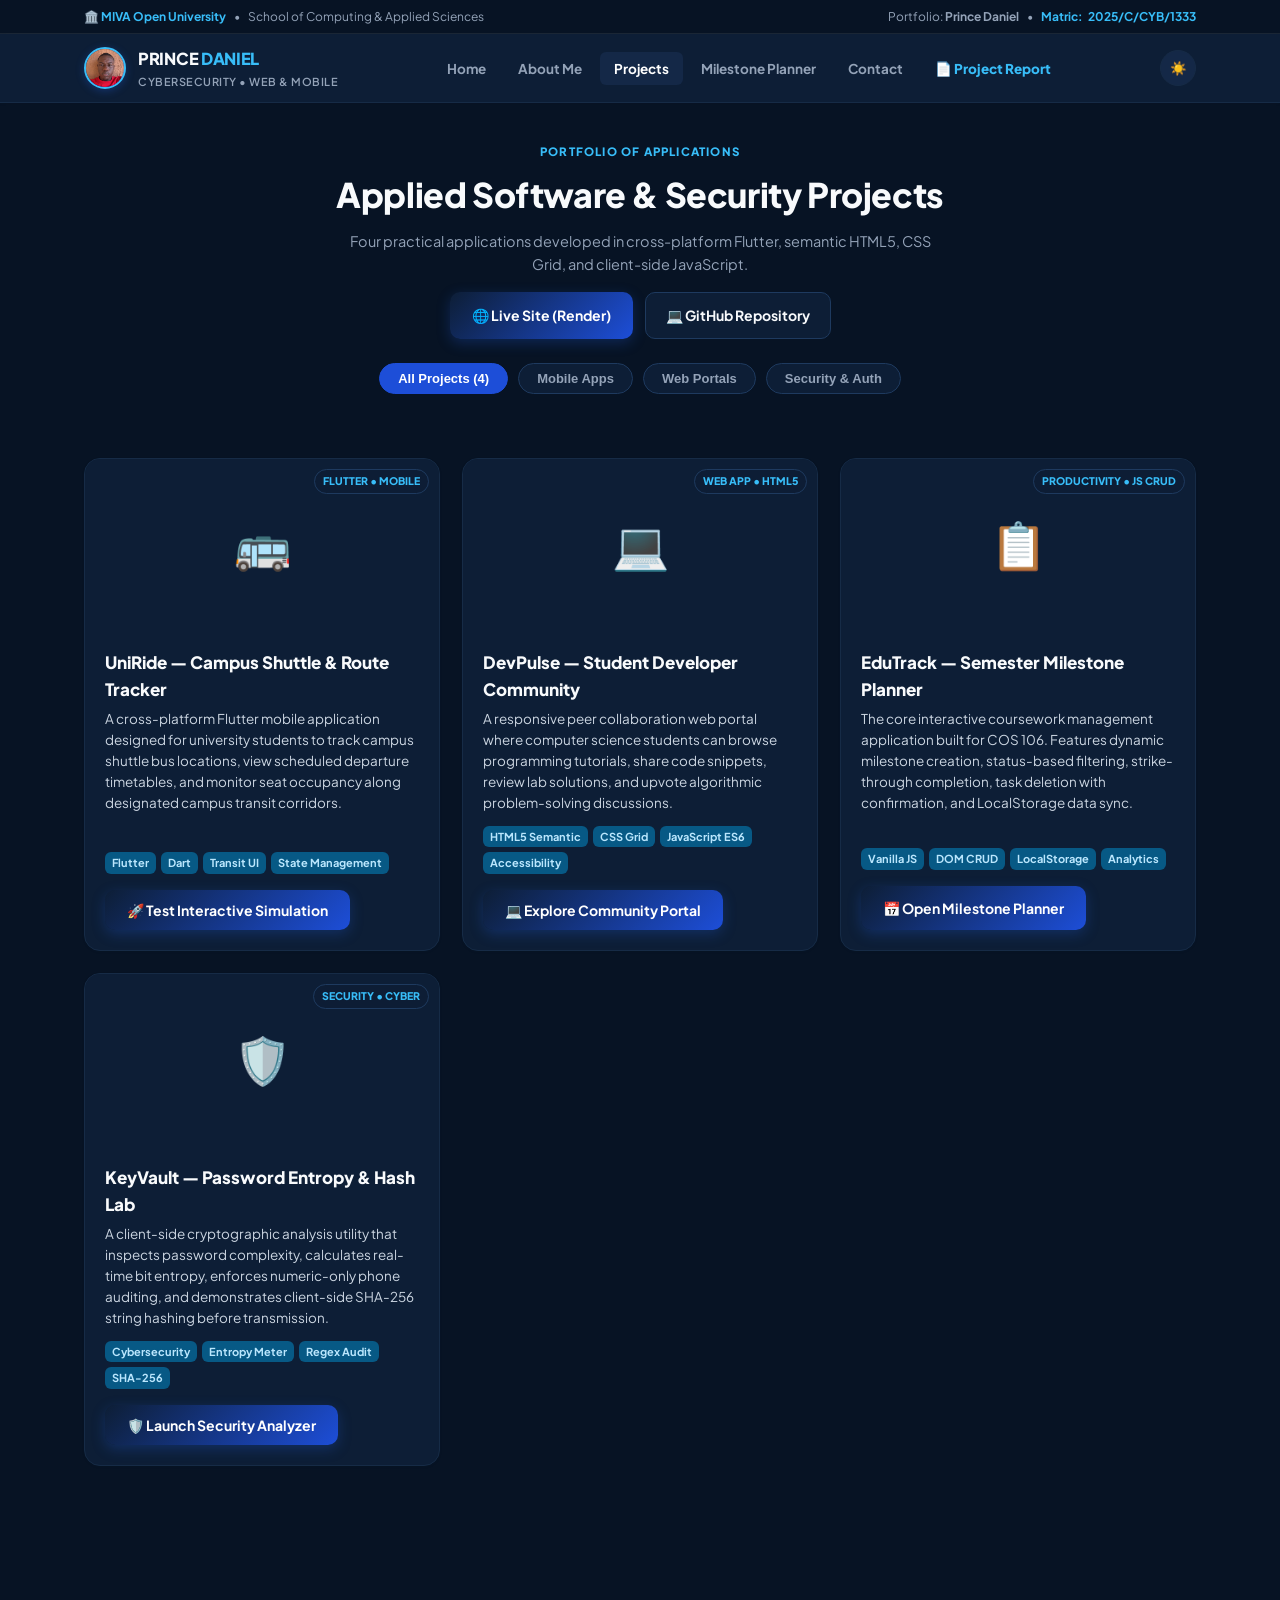
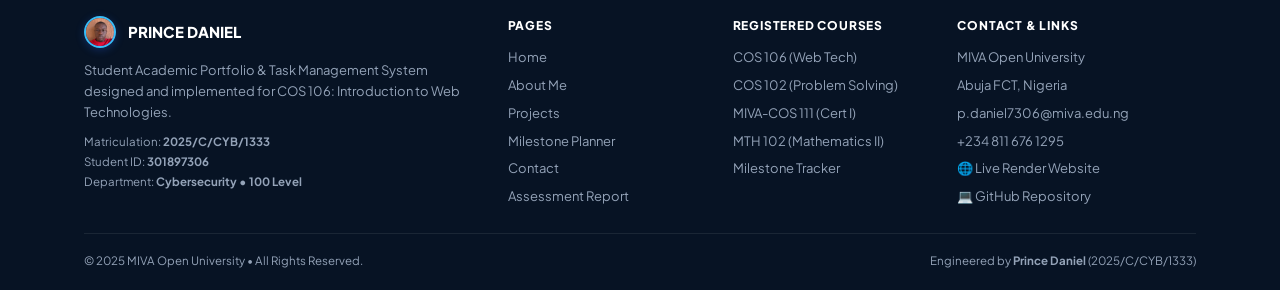
<file: projects.html>
<!DOCTYPE html>
<html lang="en">
<head>
  <meta charset="UTF-8">
  <meta name="viewport" content="width=device-width, initial-scale=1.0">
  <title>Projects Showcase | Prince Daniel - Web &amp; Mobile Systems</title>
  <meta name="description" content="Applied software engineering and security applications by Prince Daniel (2025/C/CYB/1333): mobile transit apps, student community forums, and security validators.">
  <link rel="preconnect" href="https://fonts.googleapis.com">
  <link rel="preconnect" href="https://fonts.gstatic.com" crossorigin>
  <link href="https://fonts.googleapis.com/css2?family=Plus+Jakarta+Sans:wght@400;500;600;700;800&family=JetBrains+Mono:wght@400;600&display=swap" rel="stylesheet">
  <link rel="stylesheet" href="style.css?v=5">
  <style>
    .pd-filter-shelf {
      display: flex;
      justify-content: center;
      gap: 10px;
      margin-bottom: 36px;
      flex-wrap: wrap;
    }
    .pd-filter-pill {
      background: var(--pd-card-bg);
      border: 1px solid var(--pd-border);
      padding: 7px 18px;
      border-radius: 999px;
      font-size: 13px;
      font-weight: 700;
      color: var(--pd-text-subtle);
      cursor: pointer;
      transition: all 0.2s;
    }
    .pd-filter-pill.active, .pd-filter-pill:hover {
      background: var(--pd-royal-primary);
      color: #FFFFFF;
      border-color: var(--pd-royal-primary);
    }
    .pd-modal-overlay {
      position: fixed;
      top: 0; left: 0; right: 0; bottom: 0;
      background: rgba(7, 19, 36, 0.75);
      backdrop-filter: blur(4px);
      z-index: 99999;
      display: none;
      align-items: center;
      justify-content: center;
      padding: 20px;
    }
    .pd-modal-frame {
      background: var(--pd-card-bg);
      border-radius: var(--pd-radius-lg);
      max-width: 560px;
      width: 100%;
      border: 1px solid var(--pd-border-light);
      box-shadow: var(--pd-shadow-lg);
      overflow: hidden;
      animation: modalFadeIn 0.25s ease;
    }
    @keyframes modalFadeIn {
      from { opacity: 0; transform: scale(0.96); }
      to { opacity: 1; transform: scale(1); }
    }
    .pd-modal-top {
      background: var(--pd-navy-dark);
      color: #FFFFFF;
      padding: 16px 20px;
      display: flex;
      justify-content: space-between;
      align-items: center;
    }
    .pd-modal-body {
      padding: 22px;
    }
  </style>
</head>
<body class="dark-mode">

  <!-- Institutional Top Header -->
  <header class="pd-inst-strip">
    <div class="pd-wrap pd-inst-inner">
      <div style="display:flex; align-items:center; gap:8px;">
        <span class="pd-inst-tag">&#x1F3DB;&#xFE0F; MIVA Open University</span>
        <span>&bull;</span>
        <span>School of Computing &amp; Applied Sciences</span>
      </div>
      <div style="display:flex; align-items:center; gap:8px;">
        <span>Portfolio: <b>Prince Daniel</b></span>
        <span>&bull;</span>
        <span class="pd-inst-tag">Matric: <b>2025/C/CYB/1333</b></span>
      </div>
    </div>
  </header>

  <!-- Sticky Main Navigation -->
  <nav class="pd-header" aria-label="Main Navigation">
    <div class="pd-wrap pd-header-row">
      <a href="index.html" class="pd-crest-brand" aria-label="Prince Daniel Home">
        <div class="pd-shield-icon"><img src="portrait.jpg?v=2" alt="Prince Daniel"></div>
        <div class="pd-brand-meta">
          <span class="pd-brand-name">PRINCE <span>DANIEL</span></span>
          <span class="pd-brand-sub">Cybersecurity &bull; Web &amp; Mobile</span>
        </div>
      </a>

      <ul class="pd-nav-list">
        <li><a href="index.html" class="pd-nav-item">Home</a></li>
        <li><a href="about.html" class="pd-nav-item">About Me</a></li>
        <li><a href="projects.html" class="pd-nav-item active">Projects</a></li>
        <li><a href="planner.html" class="pd-nav-item">Milestone Planner</a></li>
        <li><a href="contact.html" class="pd-nav-item">Contact</a></li>
        <li><a href="report.html" class="pd-nav-item" style="color:var(--pd-royal-mid); font-weight:800;">&#x1F4C4; Project Report</a></li>
      </ul>

      <div class="pd-header-actions">
        <button type="button" class="pd-theme-btn" id="themeSwitchTrigger" aria-label="Toggle Light / Dark Theme" title="Switch Theme">
          &#x2600;&#xFE0F;
        </button>
        <button type="button" class="pd-menu-btn" id="mobileMenuTrigger" aria-label="Open Navigation Menu" aria-expanded="false" aria-controls="mobileSidebar" title="Menu">
          <svg width="20" height="20" viewBox="0 0 24 24" fill="none" stroke="currentColor" stroke-width="2.2" stroke-linecap="round"><line x1="3" y1="6" x2="21" y2="6"></line><line x1="3" y1="12" x2="21" y2="12"></line><line x1="3" y1="18" x2="21" y2="18"></line></svg>
        </button>
      </div>
    </div>
  </nav>

  <!-- Projects Showcase Header -->
  <section class="pd-sec" style="padding-top:40px; padding-bottom:28px; text-align:center;">
    <div class="pd-wrap">
      <div class="pd-sec-tag">PORTFOLIO OF APPLICATIONS</div>
      <h1 class="pd-sec-title" style="font-size:34px;">Applied Software &amp; Security Projects</h1>
      <p class="pd-sec-subtitle">
        Four practical applications developed in cross-platform Flutter, semantic HTML5, CSS Grid, and client-side JavaScript.
      </p>
      <div class="pd-btn-group" style="justify-content:center; margin-top:16px;">
        <a href="https://prince-project-f0zc.onrender.com/" target="_blank" rel="noopener noreferrer" class="pd-btn-navy">
          &#x1F310; Live Site (Render)
        </a>
        <a href="https://github.com/sanpatrichu-pixel/prince-project" target="_blank" rel="noopener noreferrer" class="pd-btn-outline">
          &#x1F4BB; GitHub Repository
        </a>
      </div>

      <!-- Category Filter Pills -->
      <div class="pd-filter-shelf" style="margin-top:24px;">
        <button type="button" class="pd-filter-pill active" data-group="all">All Projects (4)</button>
        <button type="button" class="pd-filter-pill" data-group="mobile">Mobile Apps</button>
        <button type="button" class="pd-filter-pill" data-group="web">Web Portals</button>
        <button type="button" class="pd-filter-pill" data-group="security">Security &amp; Auth</button>
      </div>
    </div>
  </section>

  <!-- Projects Grid -->
  <section class="pd-sec" style="padding-top:0;">
    <div class="pd-wrap">
      <div class="pd-showcase-grid">
        
        <!-- Project 1: UniRide Mobile App -->
        <div class="pd-project-box" data-group="mobile">
          <div class="pd-project-visual">
            <span class="pd-project-badge">FLUTTER &bull; MOBILE</span>
            <div style="font-size:46px;">&#x1F68C;</div>
          </div>
          <div class="pd-project-content">
            <h4>UniRide &mdash; Campus Shuttle &amp; Route Tracker</h4>
            <p>
              A cross-platform Flutter mobile application designed for university students to track campus shuttle bus locations, 
              view scheduled departure timetables, and monitor seat occupancy along designated campus transit corridors.
            </p>
            <div class="pd-tag-wrap">
              <span class="pd-tag">Flutter</span>
              <span class="pd-tag">Dart</span>
              <span class="pd-tag">Transit UI</span>
              <span class="pd-tag">State Management</span>
            </div>
            <div style="margin-top:auto;">
              <button type="button" class="pd-btn-navy pd-demo-trigger"
                data-name="UniRide &mdash; Campus Shuttle Tracker"
                data-stack="Flutter, Dart, Mobile Widget Trees, Local Notifications"
                data-details="Cross-platform campus shuttle tracking interface featuring live stop departure alerts, route map rendering, and responsive seat occupancy indicators.">
                &#x1F680; Test Interactive Simulation
              </button>
            </div>
          </div>
        </div>

        <!-- Project 2: DevPulse Forum -->
        <div class="pd-project-box" data-group="web">
          <div class="pd-project-visual">
            <span class="pd-project-badge">WEB APP &bull; HTML5</span>
            <div style="font-size:46px;">&#x1F4BB;</div>
          </div>
          <div class="pd-project-content">
            <h4>DevPulse &mdash; Student Developer Community</h4>
            <p>
              A responsive peer collaboration web portal where computer science students can browse programming tutorials, 
              share code snippets, review lab solutions, and upvote algorithmic problem-solving discussions.
            </p>
            <div class="pd-tag-wrap">
              <span class="pd-tag">HTML5 Semantic</span>
              <span class="pd-tag">CSS Grid</span>
              <span class="pd-tag">JavaScript ES6</span>
              <span class="pd-tag">Accessibility</span>
            </div>
            <div style="margin-top:auto;">
              <button type="button" class="pd-btn-navy pd-demo-trigger"
                data-name="DevPulse &mdash; Student Developer Community"
                data-stack="Semantic HTML5, CSS Grid/Flexbox, Vanilla JavaScript"
                data-details="Responsive student developer discussion forum featuring syntax-highlighted code block rendering, topic tag filtering, and client-side upvoting simulation without frameworks.">
                &#x1F4BB; Explore Community Portal
              </button>
            </div>
          </div>
        </div>

        <!-- Project 3: EduTrack Planner -->
        <div class="pd-project-box" data-group="web">
          <div class="pd-project-visual">
            <span class="pd-project-badge">PRODUCTIVITY &bull; JS CRUD</span>
            <div style="font-size:46px;">&#x1F4CB;</div>
          </div>
          <div class="pd-project-content">
            <h4>EduTrack &mdash; Semester Milestone Planner</h4>
            <p>
              The core interactive coursework management application built for COS 106. Features dynamic milestone creation, 
              status-based filtering, strike-through completion, task deletion with confirmation, and LocalStorage data sync.
            </p>
            <div class="pd-tag-wrap">
              <span class="pd-tag">Vanilla JS</span>
              <span class="pd-tag">DOM CRUD</span>
              <span class="pd-tag">LocalStorage</span>
              <span class="pd-tag">Analytics</span>
            </div>
            <div style="margin-top:auto;">
              <a href="planner.html" class="pd-btn-navy">
                &#x1F4C5; Open Milestone Planner
              </a>
            </div>
          </div>
        </div>

        <!-- Project 4: KeyVault Security Lab -->
        <div class="pd-project-box" data-group="security">
          <div class="pd-project-visual">
            <span class="pd-project-badge">SECURITY &bull; CYBER</span>
            <div style="font-size:46px;">&#x1F6E1;&#xFE0F;</div>
          </div>
          <div class="pd-project-content">
            <h4>KeyVault &mdash; Password Entropy &amp; Hash Lab</h4>
            <p>
              A client-side cryptographic analysis utility that inspects password complexity, calculates real-time bit entropy, 
              enforces numeric-only phone auditing, and demonstrates client-side SHA-256 string hashing before transmission.
            </p>
            <div class="pd-tag-wrap">
              <span class="pd-tag">Cybersecurity</span>
              <span class="pd-tag">Entropy Meter</span>
              <span class="pd-tag">Regex Audit</span>
              <span class="pd-tag">SHA-256</span>
            </div>
            <div style="margin-top:auto;">
              <button type="button" class="pd-btn-navy pd-demo-trigger"
                data-name="KeyVault &mdash; Cryptographic Entropy Lab"
                data-stack="JavaScript Crypto API, Shannon Entropy, Regex Security"
                data-details="Defensive input validation and cryptographic testing suite verifying strict numeric constraints (/^[0-9]+$/), RFC email structures, and real-time password bit-strength calculation.">
                &#x1F6E1;&#xFE0F; Launch Security Analyzer
              </button>
            </div>
          </div>
        </div>

      </div>
    </div>
  </section>

  <!-- Interactive Project Sandbox Modal -->
  <div class="pd-modal-overlay" id="sandboxModal" role="dialog" aria-modal="true" aria-labelledby="sandboxTitle">
    <div class="pd-modal-frame">
      <div class="pd-modal-top">
        <h3 id="sandboxTitle" style="font-size:16px; font-weight:800; margin:0;">Project Demonstration</h3>
        <button type="button" id="closeSandboxTrigger" style="background:none; border:none; color:#FFFFFF; font-size:20px; cursor:pointer;" aria-label="Close dialog">&times;</button>
      </div>
      <div class="pd-modal-body">
        <div style="margin-bottom:12px;">
          <span style="font-size:11px; font-weight:700; text-transform:uppercase; color:var(--pd-text-subtle);">Technical Architecture:</span>
          <div id="sandboxStack" style="font-family:'JetBrains Mono', monospace; font-size:12px; color:var(--pd-royal-mid); font-weight:700; margin-top:2px;"></div>
        </div>
        <div style="margin-bottom:16px;">
          <span style="font-size:11px; font-weight:700; text-transform:uppercase; color:var(--pd-text-subtle);">System Overview:</span>
          <p id="sandboxDetails" style="font-size:13.5px; color:var(--pd-text-body); line-height:1.6; margin-top:4px;"></p>
        </div>
        <div style="background:#071324; color:#38BDF8; font-family:'JetBrains Mono', monospace; font-size:11px; padding:12px; border-radius:var(--pd-radius-sm); border-left:3px solid var(--pd-cyan-ice); line-height:1.7;">
          <div>$ initializing Prince Daniel project sandbox... [READY]</div>
          <div>$ loading application modules &amp; state stores... [OK]</div>
          <div>$ student verification: Prince Daniel &bull; Matric: 2025/C/CYB/1333</div>
        </div>
      </div>
    </div>
  </div>

  <!-- Modern Institutional Footer -->
  <footer class="pd-footer">
    <div class="pd-wrap">
      <div class="pd-footer-cols">
        <div>
          <div class="pd-crest-brand" style="margin-bottom:12px;">
            <div class="pd-shield-icon" style="width:32px; height:32px;"><img src="portrait.jpg?v=2" alt="Prince Daniel"></div>
            <span style="color:#FFFFFF; font-weight:800; font-size:15px;">PRINCE DANIEL</span>
          </div>
          <p>
            Student Academic Portfolio &amp; Task Management System designed and implemented for COS 106: Introduction to Web Technologies.
          </p>
          <div style="margin-top:10px; font-size:11.5px; line-height:1.7;">
            <div>Matriculation: <b>2025/C/CYB/1333</b></div>
            <div>Student ID: <b>301897306</b></div>
            <div>Department: <b>Cybersecurity &bull; 100 Level</b></div>
          </div>
        </div>

        <div>
          <h5>PAGES</h5>
          <ul>
            <li><a href="index.html">Home</a></li>
            <li><a href="about.html">About Me</a></li>
            <li><a href="projects.html">Projects</a></li>
            <li><a href="planner.html">Milestone Planner</a></li>
            <li><a href="contact.html">Contact</a></li>
            <li><a href="report.html">Assessment Report</a></li>
          </ul>
        </div>

        <div>
          <h5>REGISTERED COURSES</h5>
          <ul>
            <li>COS 106 (Web Tech)</li>
            <li>COS 102 (Problem Solving)</li>
            <li>MIVA-COS 111 (Cert I)</li>
            <li>MTH 102 (Mathematics II)</li>
            <li><a href="planner.html">Milestone Tracker</a></li>
          </ul>
        </div>

        <div>
          <h5>CONTACT &amp; LINKS</h5>
          <ul>
            <li>MIVA Open University</li>
            <li>Abuja FCT, Nigeria</li>
            <li><a href="mailto:p.daniel7306@miva.edu.ng">p.daniel7306@miva.edu.ng</a></li>
            <li>+234 811 676 1295</li>
            <li><a href="https://prince-project-f0zc.onrender.com/" target="_blank" rel="noopener noreferrer">&#x1F310; Live Render Website</a></li>
            <li><a href="https://github.com/sanpatrichu-pixel/prince-project" target="_blank" rel="noopener noreferrer">&#x1F4BB; GitHub Repository</a></li>
          </ul>
        </div>
      </div>

      <div class="pd-footer-bottom">
        <span>&copy; 2025 MIVA Open University &bull; All Rights Reserved.</span>
        <span>Engineered by <b>Prince Daniel</b> (2025/C/CYB/1333)</span>
      </div>
    </div>
  </footer>

  <!-- Mobile Slide-Out Sidebar Navigation -->
  <div class="pd-sidebar-backdrop" id="mobileSidebarBackdrop"></div>
  <aside class="pd-mobile-sidebar" id="mobileSidebar" aria-label="Mobile Navigation" aria-hidden="true">
    <div class="pd-sidebar-top">
      <a href="index.html" class="pd-crest-brand">
        <div class="pd-shield-icon" style="width:36px; height:36px;"><img src="portrait.jpg?v=2" alt="Prince Daniel"></div>
        <div class="pd-brand-meta">
          <span class="pd-brand-name" style="font-size:14.5px;">PRINCE <span>DANIEL</span></span>
          <span class="pd-brand-sub" style="font-size:10px;">2025/C/CYB/1333</span>
        </div>
      </a>
      <button type="button" class="pd-sidebar-close" id="mobileSidebarClose" aria-label="Close Navigation Menu">&times;</button>
    </div>

    <div class="pd-sidebar-label">Pages</div>
    <nav class="pd-sidebar-nav">
      <a href="index.html" class="pd-sidebar-link">
        <svg viewBox="0 0 24 24" fill="none" stroke="currentColor" stroke-width="2"><path d="M3 9l9-7 9 7v11a2 2 0 0 1-2 2H5a2 2 0 0 1-2-2z"></path><polyline points="9 22 9 12 15 12 15 22"></polyline></svg>
        <span>Home</span>
      </a>
      <a href="about.html" class="pd-sidebar-link">
        <svg viewBox="0 0 24 24" fill="none" stroke="currentColor" stroke-width="2"><circle cx="12" cy="7" r="4"></circle><path d="M20 21v-2a4 4 0 0 0-4-4H8a4 4 0 0 0-4 4v2"></path></svg>
        <span>About Me</span>
      </a>
      <a href="projects.html" class="pd-sidebar-link active">
        <svg viewBox="0 0 24 24" fill="none" stroke="currentColor" stroke-width="2"><rect x="2" y="7" width="20" height="14" rx="2" ry="2"></rect><path d="M16 21V5a2 2 0 0 0-2-2h-4a2 2 0 0 0-2 2v16"></path></svg>
        <span>Projects</span>
      </a>
      <a href="planner.html" class="pd-sidebar-link">
        <svg viewBox="0 0 24 24" fill="none" stroke="currentColor" stroke-width="2"><rect x="3" y="4" width="18" height="18" rx="2" ry="2"></rect><line x1="16" y1="2" x2="16" y2="6"></line><line x1="8" y1="2" x2="8" y2="6"></line><line x1="3" y1="10" x2="21" y2="10"></line></svg>
        <span>Milestone Planner</span>
      </a>
      <a href="contact.html" class="pd-sidebar-link">
        <svg viewBox="0 0 24 24" fill="none" stroke="currentColor" stroke-width="2"><path d="M4 4h16c1.1 0 2 .9 2 2v12c0 1.1-.9 2-2 2H4c-1.1 0-2-.9-2-2V6c0-1.1.9-2 2-2z"></path><polyline points="22,6 12,13 2,6"></polyline></svg>
        <span>Contact</span>
      </a>
      <a href="report.html" class="pd-sidebar-link">
        <svg viewBox="0 0 24 24" fill="none" stroke="currentColor" stroke-width="2"><path d="M14 2H6a2 2 0 0 0-2 2v16a2 2 0 0 0 2 2h12a2 2 0 0 0 2-2V8z"></path><polyline points="14 2 14 8 20 8"></polyline><line x1="16" y1="13" x2="8" y2="13"></line><line x1="16" y1="17" x2="8" y2="17"></line></svg>
        <span>Project Report</span>
      </a>
    </nav>

    <div class="pd-sidebar-footer">
      <div class="pd-sidebar-label" style="padding:0; margin-bottom:2px;">Live Links</div>
      <a href="https://prince-project-f0zc.onrender.com/" target="_blank" rel="noopener noreferrer" class="pd-btn-navy" style="padding:9px 14px; font-size:13px;">&#x1F310; Live Website (Render)</a>
      <a href="https://github.com/sanpatrichu-pixel/prince-project" target="_blank" rel="noopener noreferrer" class="pd-btn-outline" style="padding:9px 14px; font-size:13px;">&#x1F4BB; GitHub Repository</a>
    </div>
  </aside>

  <script src="js/main.js"></script>
  <script src="js/projects.js"></script>
</body>
</html>
</file>
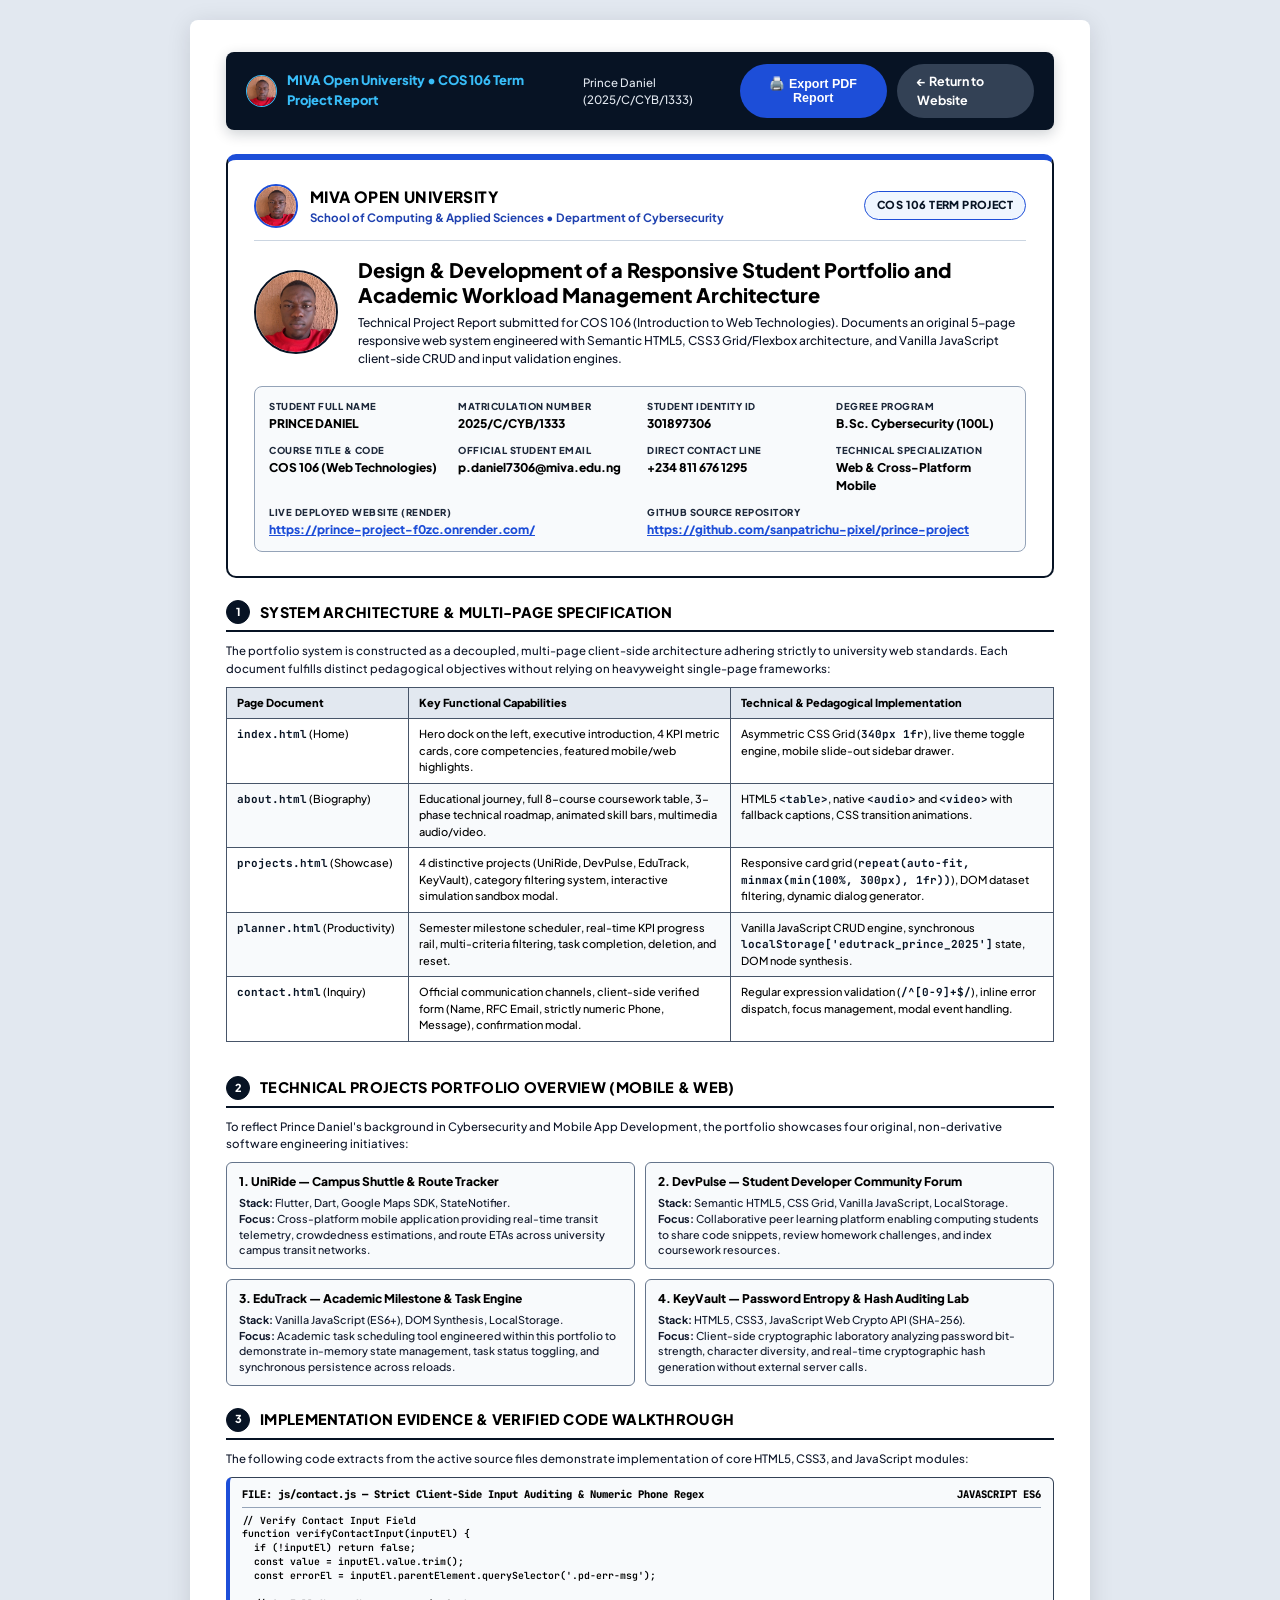
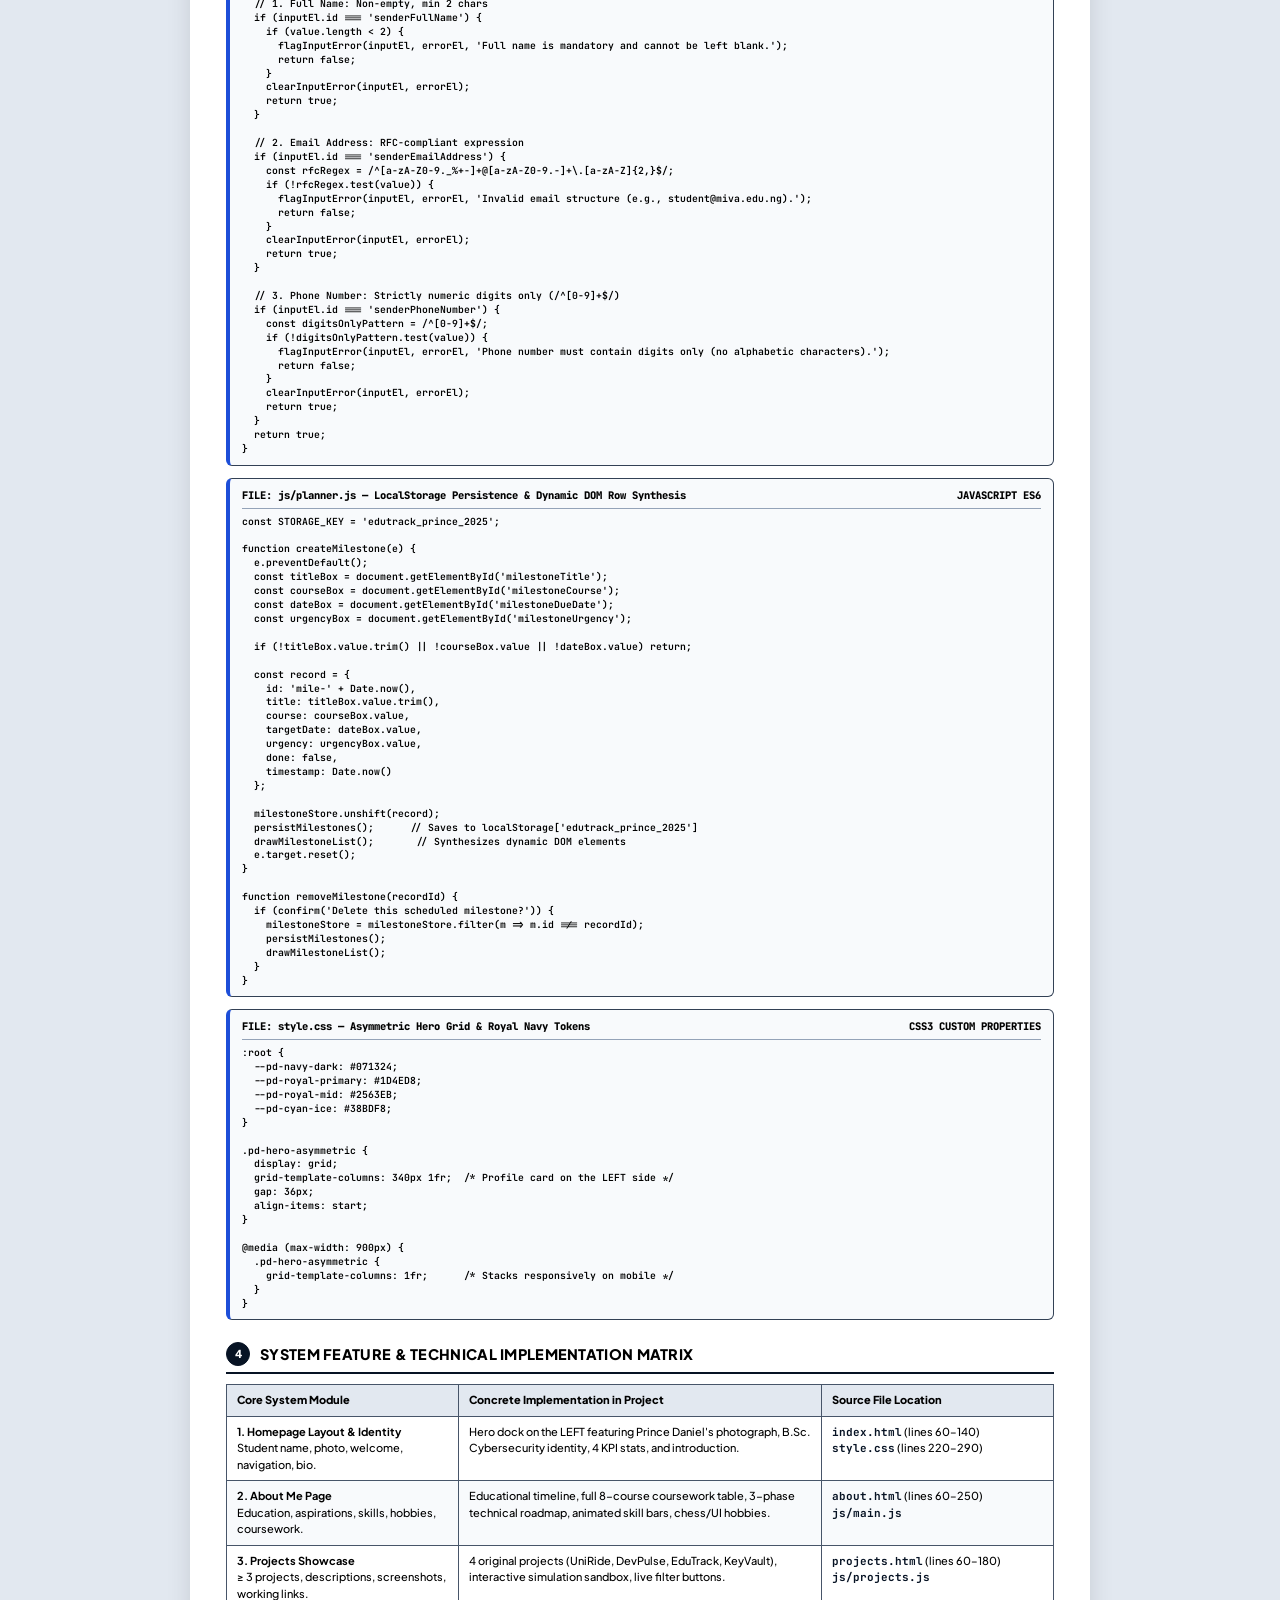
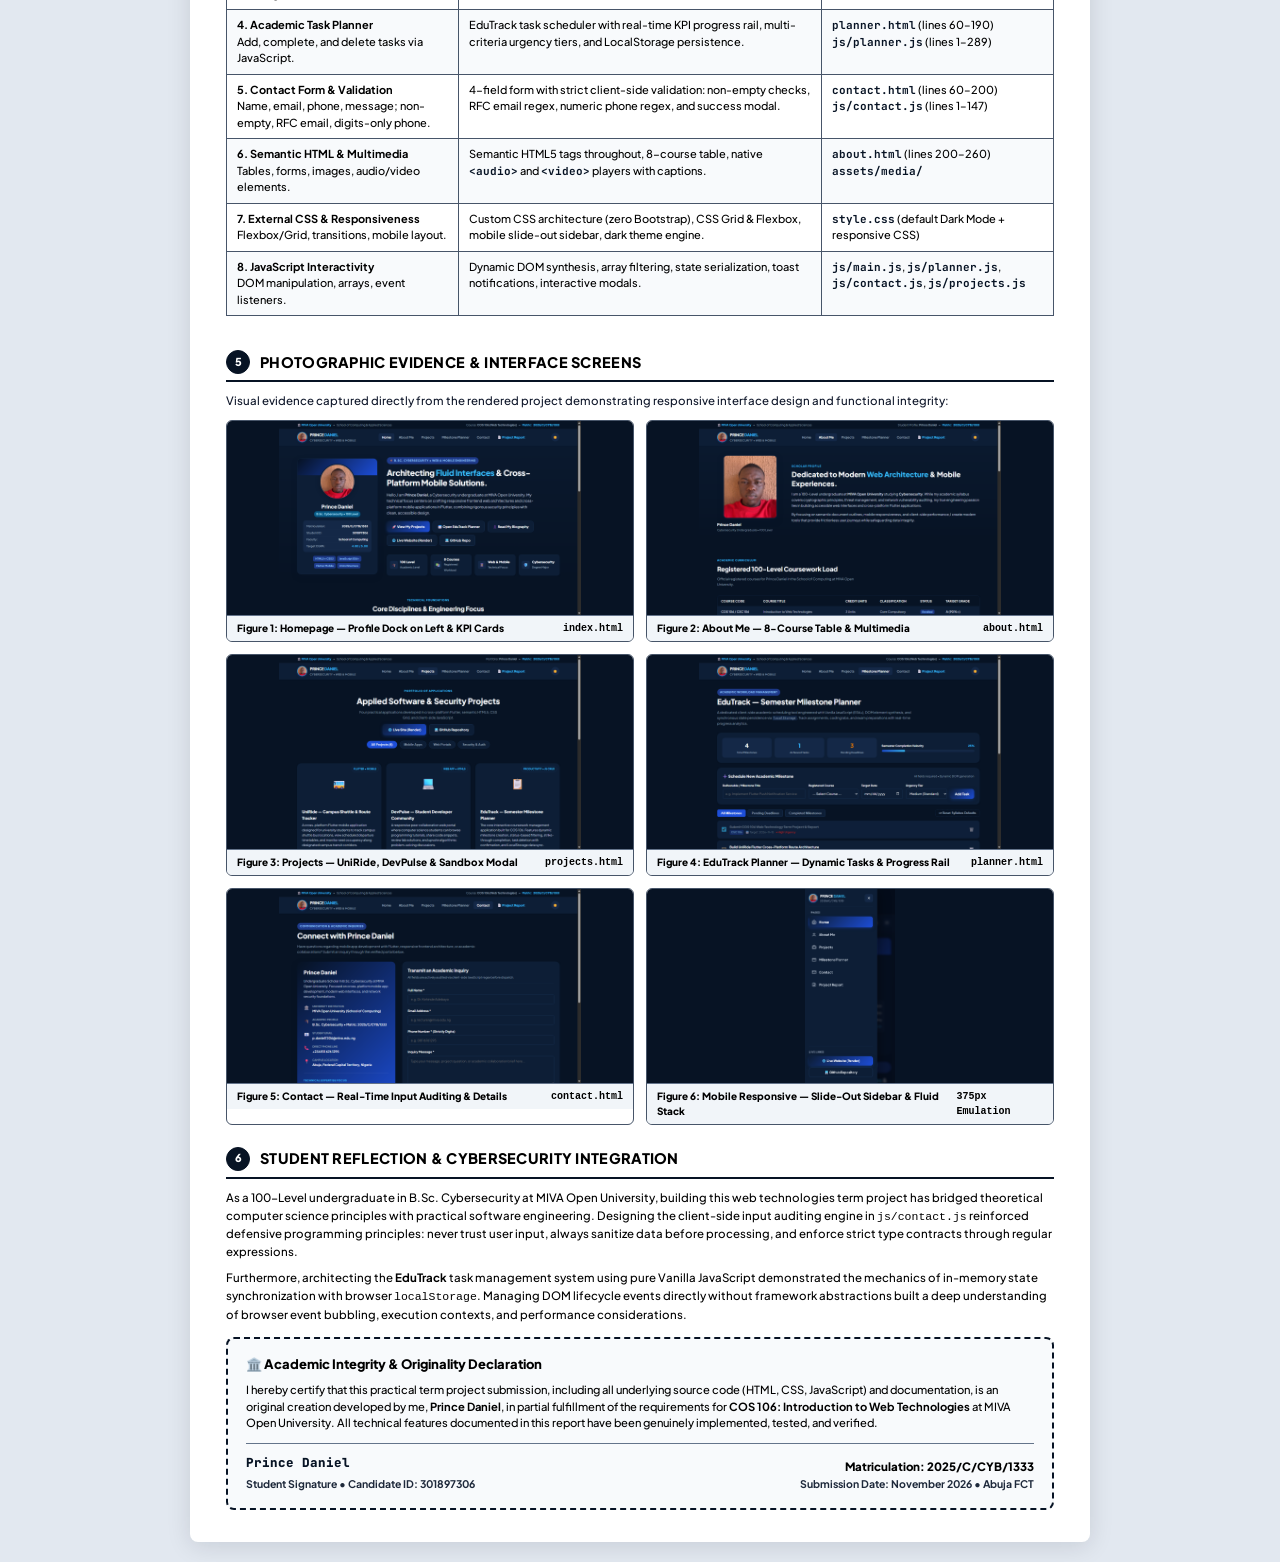
<file: report.html>
<!DOCTYPE html>
<html lang="en">
<head>
  <meta charset="UTF-8">
  <meta name="viewport" content="width=device-width, initial-scale=1.0">
  <title>COS 106 Term Project Report — Prince Daniel (2025/C/CYB/1333)</title>
  <link rel="preconnect" href="https://fonts.googleapis.com">
  <link rel="preconnect" href="https://fonts.gstatic.com" crossorigin>
  <link href="https://fonts.googleapis.com/css2?family=Plus+Jakarta+Sans:wght@400;500;600;700;800&family=JetBrains+Mono:wght@400;500;600;700&display=swap" rel="stylesheet">
  
  <style>
    @page {
      size: A4 portrait;
      margin: 10mm 12mm;
    }

    :root {
      --rep-navy-dark: #071324;
      --rep-navy-deep: #0B192C;
      --rep-royal-primary: #1D4ED8;
      --rep-royal-mid: #1E40AF;
      --rep-cyan-ice: #0284C7;
      --rep-text-head: #000000;
      --rep-text-body: #0F172A;
      --rep-text-muted: #1E293B;
      --rep-border: #64748B;
      --rep-border-light: #94A3B8;
      --rep-card-bg: #FFFFFF;
      --rep-card-subtle: #F8FAFC;
    }

    * {
      box-sizing: border-box;
      margin: 0;
      padding: 0;
      -webkit-print-color-adjust: exact !important;
      print-color-adjust: exact !important;
      color-adjust: exact !important;
    }

    html, body {
      max-width: 100%;
      overflow-x: hidden;
    }

    body {
      font-family: 'Plus Jakarta Sans', system-ui, -apple-system, sans-serif;
      color: var(--rep-text-body);
      line-height: 1.5;
      background-color: #E2E8F0;
      padding: 20px;
      font-size: 11.5px;
      font-weight: 500;
      -webkit-font-smoothing: antialiased;
    }

    .rep-container {
      max-width: 900px;
      width: 100%;
      margin: 0 auto;
      background: #FFFFFF;
      box-shadow: 0 4px 25px rgba(7, 19, 36, 0.12);
      border-radius: 8px;
      padding: 32px 36px;
    }

    /* Screen Action Bar (Hidden when printing) */
    .rep-screen-bar {
      display: flex;
      justify-content: space-between;
      align-items: center;
      background: var(--rep-navy-dark);
      color: #FFFFFF;
      padding: 12px 20px;
      border-radius: 8px;
      margin-bottom: 24px;
      box-shadow: 0 4px 14px rgba(7, 19, 36, 0.2);
    }
    .rep-screen-btn {
      background: var(--rep-royal-primary);
      color: #FFFFFF;
      border: none;
      padding: 8px 20px;
      font-weight: 700;
      font-size: 12.5px;
      border-radius: 999px;
      cursor: pointer;
      display: inline-flex;
      align-items: center;
      gap: 6px;
      transition: background 0.2s;
    }
    .rep-screen-btn:hover { background: #1E40AF; }

    /* Clean High-Contrast Executive Cover Header (Prints crisp & dark even without background graphics) */
    .rep-cover {
      background: #FFFFFF;
      color: #000000;
      border-radius: 10px;
      padding: 24px 26px;
      margin-bottom: 22px;
      border: 2px solid #071324;
      border-top: 6px solid var(--rep-royal-primary);
      page-break-inside: avoid !important;
      break-inside: avoid !important;
    }

    .rep-inst-row {
      display: flex;
      align-items: center;
      justify-content: space-between;
      margin-bottom: 16px;
      border-bottom: 1.5px solid #CBD5E1;
      padding-bottom: 12px;
      gap: 12px;
    }
    .rep-crest-group {
      display: flex;
      align-items: center;
      gap: 12px;
    }
    .rep-shield {
      width: 44px;
      height: 44px;
      border: 2px solid var(--rep-royal-primary);
      border-radius: 50%;
      overflow: hidden;
      flex-shrink: 0;
      background: #F1F5F9;
    }
    .rep-shield img {
      width: 100%;
      height: 100%;
      object-fit: cover;
      object-position: center center;
      display: block;
    }
    .rep-inst-text h2 {
      font-size: 15.5px;
      font-weight: 800;
      letter-spacing: 0.4px;
      text-transform: uppercase;
      color: #000000;
    }
    .rep-inst-text p {
      font-size: 11.5px;
      font-weight: 700;
      color: var(--rep-royal-mid);
      margin: 0;
    }
    .rep-badge-score {
      background: #EFF6FF;
      border: 1.5px solid var(--rep-royal-primary);
      color: #071324;
      font-weight: 800;
      font-size: 11px;
      padding: 5px 12px;
      border-radius: 999px;
      letter-spacing: 0.4px;
      white-space: nowrap;
      flex-shrink: 0;
    }

    .rep-hero-row {
      display: flex;
      align-items: center;
      gap: 20px;
      margin-bottom: 18px;
    }
    .rep-hero-avatar {
      width: 84px;
      height: 84px;
      border-radius: 50%;
      object-fit: cover;
      object-position: center center;
      border: 2.5px solid #071324;
      flex-shrink: 0;
      display: block;
    }

    .rep-cover-title {
      font-size: 20px;
      font-weight: 800;
      line-height: 1.28;
      margin-bottom: 6px;
      color: #000000;
    }
    .rep-cover-sub {
      font-size: 12px;
      font-weight: 500;
      color: #0F172A;
      line-height: 1.5;
      margin: 0;
    }

    /* Metadata Dossier Grid */
    .rep-meta-grid {
      display: grid;
      grid-template-columns: repeat(4, 1fr);
      gap: 10px 14px;
      background: #F8FAFC;
      border: 1.5px solid #94A3B8;
      border-radius: 8px;
      padding: 12px 14px;
    }
    .rep-meta-item {
      min-width: 0;
      overflow-wrap: anywhere;
    }
    .rep-meta-span-2 {
      grid-column: span 2;
    }
    .rep-meta-item b {
      display: block;
      font-size: 9.5px;
      font-weight: 800;
      text-transform: uppercase;
      letter-spacing: 0.5px;
      color: #1E293B;
      margin-bottom: 2px;
    }
    .rep-meta-item span {
      font-size: 12px;
      font-weight: 800;
      color: #000000;
    }

    /* Dossier Section Headers */
    .rep-sec {
      margin-bottom: 22px;
    }
    .rep-sec-head {
      display: flex;
      align-items: center;
      gap: 10px;
      border-bottom: 2px solid #071324;
      padding-bottom: 6px;
      margin-bottom: 10px;
      page-break-after: avoid !important;
      break-after: avoid !important;
    }
    .rep-sec-num {
      width: 24px;
      height: 24px;
      background: #071324;
      color: #FFFFFF;
      border: 1.5px solid #071324;
      border-radius: 50%;
      display: flex;
      align-items: center;
      justify-content: center;
      font-size: 11px;
      font-weight: 800;
      flex-shrink: 0;
    }
    .rep-sec-head h3 {
      font-size: 14.5px;
      font-weight: 800;
      color: #000000;
      text-transform: uppercase;
      letter-spacing: 0.3px;
      margin: 0;
    }
    .rep-sec > p {
      color: #0F172A;
      font-weight: 500;
      font-size: 11.5px;
    }

    /* Tables */
    .rep-table {
      width: 100%;
      border-collapse: collapse;
      margin-bottom: 12px;
      font-size: 11px;
      color: #000000;
      page-break-inside: avoid !important;
      break-inside: avoid !important;
    }
    .rep-table tr {
      page-break-inside: avoid !important;
      break-inside: avoid !important;
    }
    .rep-table th, .rep-table td {
      border: 1px solid #475569;
      padding: 7px 10px;
      text-align: left;
      color: #000000;
      vertical-align: top;
    }
    .rep-table th {
      background: #E2E8F0;
      font-weight: 800;
      color: #000000;
      font-size: 11px;
    }
    .rep-table tr:nth-child(even) td {
      background: #F8FAFC;
    }
    .rep-table code {
      font-family: 'JetBrains Mono', monospace;
      font-weight: 700;
      color: #071324;
    }

    /* Code Snippets (Dark crisp text on light box so printing is always sharp & dark) */
    .rep-code-box {
      background: #F8FAFC;
      border: 1.5px solid #334155;
      border-left: 4px solid var(--rep-royal-primary);
      border-radius: 6px;
      padding: 9px 12px;
      margin: 8px 0 12px 0;
      overflow-x: auto;
      page-break-inside: avoid !important;
      break-inside: avoid !important;
    }
    .rep-code-title {
      font-family: 'JetBrains Mono', monospace;
      font-size: 10.5px;
      font-weight: 800;
      color: #000000;
      margin-bottom: 6px;
      display: flex;
      justify-content: space-between;
      border-bottom: 1px solid #94A3B8;
      padding-bottom: 4px;
    }
    .rep-code-box pre {
      font-family: 'JetBrains Mono', monospace;
      font-size: 9.8px;
      font-weight: 600;
      line-height: 1.42;
      color: #000000;
      white-space: pre-wrap;
    }

    /* Feature Cards */
    .rep-feature-grid {
      display: grid;
      grid-template-columns: repeat(2, 1fr);
      gap: 10px;
      margin-bottom: 10px;
      page-break-inside: avoid !important;
      break-inside: avoid !important;
    }
    .rep-feature-card {
      background: #F8FAFC;
      border: 1px solid #64748B;
      border-radius: 6px;
      padding: 10px 12px;
      min-width: 0;
      overflow-wrap: break-word;
      page-break-inside: avoid !important;
      break-inside: avoid !important;
    }
    .rep-feature-card h4 {
      font-size: 12px;
      font-weight: 800;
      color: #000000;
      margin-bottom: 4px;
    }
    .rep-feature-card p {
      font-size: 10.8px;
      color: #0F172A;
      line-height: 1.45;
      margin: 0;
    }

    /* Screenshot Evidence Grid */
    .rep-shot-grid {
      display: grid;
      grid-template-columns: repeat(2, 1fr);
      gap: 12px;
      margin-bottom: 14px;
    }
    .rep-shot-card {
      border: 1.5px solid #475569;
      border-radius: 6px;
      overflow: hidden;
      background: #FFFFFF;
      page-break-inside: avoid !important;
      break-inside: avoid !important;
    }
    .rep-shot-card img {
      width: 100%;
      height: 195px;
      object-fit: contain;
      object-position: center;
      background: #071324;
      display: block;
      border-bottom: 1px solid #64748B;
    }
    .rep-shot-caption {
      padding: 5px 10px;
      background: #F1F5F9;
      font-size: 10px;
      font-weight: 800;
      color: #000000;
      display: flex;
      justify-content: space-between;
    }

    /* Declaration Card - Strictly Avoid Splitting Across Pages */
    .rep-sign-box {
      border: 2px dashed #071324;
      background: #F8FAFC;
      border-radius: 8px;
      padding: 16px 18px;
      margin-top: 14px;
      page-break-inside: avoid !important;
      break-inside: avoid !important;
    }
    .rep-sign-row {
      display: flex;
      justify-content: space-between;
      align-items: flex-end;
      margin-top: 12px;
      padding-top: 10px;
      border-top: 1px solid #64748B;
    }

    .rep-table-wrap {
      width: 100%;
      overflow-x: auto;
      margin-bottom: 12px;
    }

    /* Mobile Responsive Overrides (Screen only so A4 print preserves 2-col/4-col print grids) */
    @media screen and (max-width: 768px) {
      body { padding: 10px; }
      .rep-container { padding: 18px 16px; }
      .rep-screen-bar {
        flex-direction: column;
        align-items: flex-start;
        gap: 12px;
        padding: 14px 16px;
      }
      .rep-screen-bar > div:first-child { flex-wrap: wrap; }
      .rep-screen-bar > div:last-child { width: 100%; flex-wrap: wrap; }
      .rep-screen-btn { flex: 1 1 auto; justify-content: center; }
      .rep-cover { padding: 18px 16px; }
      .rep-inst-row { flex-direction: column; align-items: flex-start; }
      .rep-hero-row { flex-direction: column; align-items: flex-start; gap: 14px; }
      .rep-cover-title { font-size: 17.5px; }
      .rep-meta-grid { grid-template-columns: repeat(2, 1fr); }
      .rep-meta-span-2 { grid-column: span 2; }
      .rep-feature-grid { grid-template-columns: 1fr; }
      .rep-shot-grid { grid-template-columns: 1fr; }
      .rep-sign-row { flex-direction: column; align-items: flex-start; gap: 10px; }
      .rep-sign-row > div:last-child { text-align: left !important; }
      .rep-code-title { flex-direction: column; gap: 4px; }
    }
    @media screen and (max-width: 480px) {
      .rep-meta-grid { grid-template-columns: 1fr; }
      .rep-meta-span-2 { grid-column: span 1; }
    }

    /* Print Styles */
    @media print {
      body {
        background: #FFFFFF !important;
        color: #000000 !important;
        padding: 0 !important;
        font-size: 10.5px;
      }
      .rep-container {
        box-shadow: none !important;
        padding: 0 !important;
        max-width: 100% !important;
        border: none !important;
      }
      .rep-screen-bar {
        display: none !important;
      }
      .page-break {
        page-break-after: always !important;
        break-after: page !important;
      }
      .rep-cover {
        margin-bottom: 16px;
        padding: 18px 20px;
      }
      .rep-sec {
        margin-bottom: 16px;
      }
      .rep-shot-card img {
        height: 175px;
      }
      .rep-sign-box,
      .rep-feature-card,
      .rep-shot-card,
      .rep-code-box,
      .rep-table,
      .rep-table tr {
        page-break-inside: avoid !important;
        break-inside: avoid !important;
      }
    }
  </style>
</head>
<body>

  <div class="rep-container">

    <!-- Screen Action Bar (Hidden in Print / PDF export) -->
    <div class="rep-screen-bar">
      <div style="display:flex; align-items:center; gap:10px;">
        <img src="portrait.jpg?v=2" alt="Prince Daniel" style="width:32px; height:32px; border-radius:50%; object-fit:cover; border:1.5px solid #38BDF8;">
        <span style="font-weight:800; font-size:13px; color:#38BDF8;">MIVA Open University &bull; COS 106 Term Project Report</span>
        <span style="font-size:11.5px; margin-left:6px; color:#E2E8F0;">Prince Daniel (2025/C/CYB/1333)</span>
      </div>
      <div style="display:flex; gap:10px;">
        <button type="button" class="rep-screen-btn" onclick="window.print()">
          🖨️ Export PDF Report
        </button>
        <a href="index.html" class="rep-screen-btn" style="background:#334155; text-decoration:none;">
          ← Return to Website
        </a>
      </div>
    </div>

    <!-- Executive Dossier Header Cover -->
    <div class="rep-cover">
      <div class="rep-inst-row">
        <div class="rep-crest-group">
          <div class="rep-shield">
            <img src="portrait.jpg?v=2" alt="Prince Daniel">
          </div>
          <div class="rep-inst-text">
            <h2>MIVA Open University</h2>
            <p>School of Computing &amp; Applied Sciences &bull; Department of Cybersecurity</p>
          </div>
        </div>
        <div class="rep-badge-score">
          COS 106 TERM PROJECT
        </div>
      </div>

      <div class="rep-hero-row">
        <img src="portrait.jpg?v=2" alt="Prince Daniel Portrait" class="rep-hero-avatar">
        <div>
          <h1 class="rep-cover-title">
            Design &amp; Development of a Responsive Student Portfolio and Academic Workload Management Architecture
          </h1>
          <p class="rep-cover-sub">
            Technical Project Report submitted for COS 106 (Introduction to Web Technologies). 
            Documents an original 5-page responsive web system engineered with Semantic HTML5, CSS3 Grid/Flexbox architecture, 
            and Vanilla JavaScript client-side CRUD and input validation engines.
          </p>
        </div>
      </div>

      <!-- Student Metadata Matrix -->
      <div class="rep-meta-grid">
        <div class="rep-meta-item">
          <b>Student Full Name</b>
          <span>PRINCE DANIEL</span>
        </div>
        <div class="rep-meta-item">
          <b>Matriculation Number</b>
          <span>2025/C/CYB/1333</span>
        </div>
        <div class="rep-meta-item">
          <b>Student Identity ID</b>
          <span>301897306</span>
        </div>
        <div class="rep-meta-item">
          <b>Degree Program</b>
          <span>B.Sc. Cybersecurity (100L)</span>
        </div>
        <div class="rep-meta-item">
          <b>Course Title &amp; Code</b>
          <span>COS 106 (Web Technologies)</span>
        </div>
        <div class="rep-meta-item">
          <b>Official Student Email</b>
          <span>p.daniel7306@miva.edu.ng</span>
        </div>
        <div class="rep-meta-item">
          <b>Direct Contact Line</b>
          <span>+234 811 676 1295</span>
        </div>
        <div class="rep-meta-item">
          <b>Technical Specialization</b>
          <span>Web &amp; Cross-Platform Mobile</span>
        </div>
        <div class="rep-meta-item rep-meta-span-2">
          <b>Live Deployed Website (Render)</b>
          <span><a href="https://prince-project-f0zc.onrender.com/" target="_blank" rel="noopener noreferrer" style="color:#1D4ED8; text-decoration:underline; word-break:break-all;">https://prince-project-f0zc.onrender.com/</a></span>
        </div>
        <div class="rep-meta-item rep-meta-span-2">
          <b>GitHub Source Repository</b>
          <span><a href="https://github.com/sanpatrichu-pixel/prince-project" target="_blank" rel="noopener noreferrer" style="color:#1D4ED8; text-decoration:underline; word-break:break-all;">https://github.com/sanpatrichu-pixel/prince-project</a></span>
        </div>
      </div>
    </div>

    <!-- Dossier 1: System Architecture & Multi-Page Specification -->
    <section class="rep-sec">
      <div class="rep-sec-head">
        <div class="rep-sec-num">1</div>
        <h3>System Architecture &amp; Multi-Page Specification</h3>
      </div>
      <p style="margin-bottom:10px;">
        The portfolio system is constructed as a decoupled, multi-page client-side architecture adhering strictly to university web standards. 
        Each document fulfills distinct pedagogical objectives without relying on heavyweight single-page frameworks:
      </p>

      <div class="rep-table-wrap">
      <table class="rep-table">
        <thead>
          <tr>
            <th style="width:22%;">Page Document</th>
            <th style="width:39%;">Key Functional Capabilities</th>
            <th style="width:39%;">Technical &amp; Pedagogical Implementation</th>
          </tr>
        </thead>
        <tbody>
          <tr>
            <td><code>index.html</code> (Home)</td>
            <td>Hero dock on the left, executive introduction, 4 KPI metric cards, core competencies, featured mobile/web highlights.</td>
            <td>Asymmetric CSS Grid (<code>340px 1fr</code>), live theme toggle engine, mobile slide-out sidebar drawer.</td>
          </tr>
          <tr>
            <td><code>about.html</code> (Biography)</td>
            <td>Educational journey, full 8-course coursework table, 3-phase technical roadmap, animated skill bars, multimedia audio/video.</td>
            <td>HTML5 <code>&lt;table&gt;</code>, native <code>&lt;audio&gt;</code> and <code>&lt;video&gt;</code> with fallback captions, CSS transition animations.</td>
          </tr>
          <tr>
            <td><code>projects.html</code> (Showcase)</td>
            <td>4 distinctive projects (UniRide, DevPulse, EduTrack, KeyVault), category filtering system, interactive simulation sandbox modal.</td>
            <td>Responsive card grid (<code>repeat(auto-fit, minmax(min(100%, 300px), 1fr))</code>), DOM dataset filtering, dynamic dialog generator.</td>
          </tr>
          <tr>
            <td><code>planner.html</code> (Productivity)</td>
            <td>Semester milestone scheduler, real-time KPI progress rail, multi-criteria filtering, task completion, deletion, and reset.</td>
            <td>Vanilla JavaScript CRUD engine, synchronous <code>localStorage['edutrack_prince_2025']</code> state, DOM node synthesis.</td>
          </tr>
          <tr>
            <td><code>contact.html</code> (Inquiry)</td>
            <td>Official communication channels, client-side verified form (Name, RFC Email, strictly numeric Phone, Message), confirmation modal.</td>
            <td>Regular expression validation (<code>/^[0-9]+$/</code>), inline error dispatch, focus management, modal event handling.</td>
          </tr>
        </tbody>
      </table>
      </div>
    </section>

    <!-- Dossier 2: Technical Projects Portfolio Overview -->
    <section class="rep-sec">
      <div class="rep-sec-head">
        <div class="rep-sec-num">2</div>
        <h3>Technical Projects Portfolio Overview (Mobile &amp; Web)</h3>
      </div>
      <p style="margin-bottom:10px;">
        To reflect Prince Daniel's background in Cybersecurity and Mobile App Development, the portfolio showcases four original, 
        non-derivative software engineering initiatives:
      </p>

      <div class="rep-feature-grid">
        <div class="rep-feature-card">
          <h4>1. UniRide — Campus Shuttle &amp; Route Tracker</h4>
          <p>
            <strong>Stack:</strong> Flutter, Dart, Google Maps SDK, StateNotifier.<br>
            <strong>Focus:</strong> Cross-platform mobile application providing real-time transit telemetry, 
            crowdedness estimations, and route ETAs across university campus transit networks.
          </p>
        </div>

        <div class="rep-feature-card">
          <h4>2. DevPulse — Student Developer Community Forum</h4>
          <p>
            <strong>Stack:</strong> Semantic HTML5, CSS Grid, Vanilla JavaScript, LocalStorage.<br>
            <strong>Focus:</strong> Collaborative peer learning platform enabling computing students to share 
            code snippets, review homework challenges, and index coursework resources.
          </p>
        </div>

        <div class="rep-feature-card">
          <h4>3. EduTrack — Academic Milestone &amp; Task Engine</h4>
          <p>
            <strong>Stack:</strong> Vanilla JavaScript (ES6+), DOM Synthesis, LocalStorage.<br>
            <strong>Focus:</strong> Academic task scheduling tool engineered within this portfolio to demonstrate 
            in-memory state management, task status toggling, and synchronous persistence across reloads.
          </p>
        </div>

        <div class="rep-feature-card">
          <h4>4. KeyVault — Password Entropy &amp; Hash Auditing Lab</h4>
          <p>
            <strong>Stack:</strong> HTML5, CSS3, JavaScript Web Crypto API (SHA-256).<br>
            <strong>Focus:</strong> Client-side cryptographic laboratory analyzing password bit-strength, character diversity, 
            and real-time cryptographic hash generation without external server calls.
          </p>
        </div>
      </div>
    </section>

    <div class="page-break"></div>

    <!-- Dossier 3: Implementation Evidence & Code Walkthrough -->
    <section class="rep-sec">
      <div class="rep-sec-head">
        <div class="rep-sec-num">3</div>
        <h3>Implementation Evidence &amp; Verified Code Walkthrough</h3>
      </div>
      <p style="margin-bottom:10px;">
        The following code extracts from the active source files demonstrate implementation of core HTML5, CSS3, and JavaScript modules:
      </p>

      <!-- Code 1: JavaScript Form Validation -->
      <div class="rep-code-box">
        <div class="rep-code-title">
          <span>FILE: js/contact.js — Strict Client-Side Input Auditing &amp; Numeric Phone Regex</span>
          <span>JAVASCRIPT ES6</span>
        </div>
        <pre>// Verify Contact Input Field
function verifyContactInput(inputEl) {
  if (!inputEl) return false;
  const value = inputEl.value.trim();
  const errorEl = inputEl.parentElement.querySelector('.pd-err-msg');

  // 1. Full Name: Non-empty, min 2 chars
  if (inputEl.id === 'senderFullName') {
    if (value.length &lt; 2) {
      flagInputError(inputEl, errorEl, 'Full name is mandatory and cannot be left blank.');
      return false;
    }
    clearInputError(inputEl, errorEl);
    return true;
  }

  // 2. Email Address: RFC-compliant expression
  if (inputEl.id === 'senderEmailAddress') {
    const rfcRegex = /^[a-zA-Z0-9._%+-]+@[a-zA-Z0-9.-]+\.[a-zA-Z]{2,}$/;
    if (!rfcRegex.test(value)) {
      flagInputError(inputEl, errorEl, 'Invalid email structure (e.g., student@miva.edu.ng).');
      return false;
    }
    clearInputError(inputEl, errorEl);
    return true;
  }

  // 3. Phone Number: Strictly numeric digits only (/^[0-9]+$/)
  if (inputEl.id === 'senderPhoneNumber') {
    const digitsOnlyPattern = /^[0-9]+$/;
    if (!digitsOnlyPattern.test(value)) {
      flagInputError(inputEl, errorEl, 'Phone number must contain digits only (no alphabetic characters).');
      return false;
    }
    clearInputError(inputEl, errorEl);
    return true;
  }
  return true;
}</pre>
      </div>

      <!-- Code 2: JavaScript Task Management & LocalStorage CRUD -->
      <div class="rep-code-box">
        <div class="rep-code-title">
          <span>FILE: js/planner.js — LocalStorage Persistence &amp; Dynamic DOM Row Synthesis</span>
          <span>JAVASCRIPT ES6</span>
        </div>
        <pre>const STORAGE_KEY = 'edutrack_prince_2025';

function createMilestone(e) {
  e.preventDefault();
  const titleBox = document.getElementById('milestoneTitle');
  const courseBox = document.getElementById('milestoneCourse');
  const dateBox = document.getElementById('milestoneDueDate');
  const urgencyBox = document.getElementById('milestoneUrgency');

  if (!titleBox.value.trim() || !courseBox.value || !dateBox.value) return;

  const record = {
    id: 'mile-' + Date.now(),
    title: titleBox.value.trim(),
    course: courseBox.value,
    targetDate: dateBox.value,
    urgency: urgencyBox.value,
    done: false,
    timestamp: Date.now()
  };

  milestoneStore.unshift(record);
  persistMilestones();      // Saves to localStorage['edutrack_prince_2025']
  drawMilestoneList();       // Synthesizes dynamic DOM elements
  e.target.reset();
}

function removeMilestone(recordId) {
  if (confirm('Delete this scheduled milestone?')) {
    milestoneStore = milestoneStore.filter(m =&gt; m.id !== recordId);
    persistMilestones();
    drawMilestoneList();
  }
}</pre>
      </div>

      <!-- Code 3: CSS Responsive Grid & Tokens -->
      <div class="rep-code-box">
        <div class="rep-code-title">
          <span>FILE: style.css — Asymmetric Hero Grid &amp; Royal Navy Tokens</span>
          <span>CSS3 CUSTOM PROPERTIES</span>
        </div>
        <pre>:root {
  --pd-navy-dark: #071324;
  --pd-royal-primary: #1D4ED8;
  --pd-royal-mid: #2563EB;
  --pd-cyan-ice: #38BDF8;
}

.pd-hero-asymmetric {
  display: grid;
  grid-template-columns: 340px 1fr;  /* Profile card on the LEFT side */
  gap: 36px;
  align-items: start;
}

@media (max-width: 900px) {
  .pd-hero-asymmetric {
    grid-template-columns: 1fr;      /* Stacks responsively on mobile */
  }
}</pre>
      </div>
    </section>

    <!-- Dossier 4: System Feature & Technical Implementation Matrix -->
    <section class="rep-sec">
      <div class="rep-sec-head">
        <div class="rep-sec-num">4</div>
        <h3>System Feature &amp; Technical Implementation Matrix</h3>
      </div>

      <div class="rep-table-wrap">
      <table class="rep-table">
        <thead>
          <tr>
            <th style="width:28%;">Core System Module</th>
            <th style="width:44%;">Concrete Implementation in Project</th>
            <th style="width:28%;">Source File Location</th>
          </tr>
        </thead>
        <tbody>
          <tr>
            <td><strong>1. Homepage Layout &amp; Identity</strong><br>Student name, photo, welcome, navigation, bio.</td>
            <td>Hero dock on the LEFT featuring Prince Daniel's photograph, B.Sc. Cybersecurity identity, 4 KPI stats, and introduction.</td>
            <td><code>index.html</code> (lines 60–140)<br><code>style.css</code> (lines 220–290)</td>
          </tr>
          <tr>
            <td><strong>2. About Me Page</strong><br>Education, aspirations, skills, hobbies, coursework.</td>
            <td>Educational timeline, full 8-course coursework table, 3-phase technical roadmap, animated skill bars, chess/UI hobbies.</td>
            <td><code>about.html</code> (lines 60–250)<br><code>js/main.js</code></td>
          </tr>
          <tr>
            <td><strong>3. Projects Showcase</strong><br>&ge; 3 projects, descriptions, screenshots, working links.</td>
            <td>4 original projects (UniRide, DevPulse, EduTrack, KeyVault), interactive simulation sandbox, live filter buttons.</td>
            <td><code>projects.html</code> (lines 60–180)<br><code>js/projects.js</code></td>
          </tr>
          <tr>
            <td><strong>4. Academic Task Planner</strong><br>Add, complete, and delete tasks via JavaScript.</td>
            <td>EduTrack task scheduler with real-time KPI progress rail, multi-criteria urgency tiers, and LocalStorage persistence.</td>
            <td><code>planner.html</code> (lines 60–190)<br><code>js/planner.js</code> (lines 1–289)</td>
          </tr>
          <tr>
            <td><strong>5. Contact Form &amp; Validation</strong><br>Name, email, phone, message; non-empty, RFC email, digits-only phone.</td>
            <td>4-field form with strict client-side validation: non-empty checks, RFC email regex, numeric phone regex, and success modal.</td>
            <td><code>contact.html</code> (lines 60–200)<br><code>js/contact.js</code> (lines 1–147)</td>
          </tr>
          <tr>
            <td><strong>6. Semantic HTML &amp; Multimedia</strong><br>Tables, forms, images, audio/video elements.</td>
            <td>Semantic HTML5 tags throughout, 8-course table, native <code>&lt;audio&gt;</code> and <code>&lt;video&gt;</code> players with captions.</td>
            <td><code>about.html</code> (lines 200–260)<br><code>assets/media/</code></td>
          </tr>
          <tr>
            <td><strong>7. External CSS &amp; Responsiveness</strong><br>Flexbox/Grid, transitions, mobile layout.</td>
            <td>Custom CSS architecture (zero Bootstrap), CSS Grid &amp; Flexbox, mobile slide-out sidebar, dark theme engine.</td>
            <td><code>style.css</code> (default Dark Mode + responsive CSS)</td>
          </tr>
          <tr>
            <td><strong>8. JavaScript Interactivity</strong><br>DOM manipulation, arrays, event listeners.</td>
            <td>Dynamic DOM synthesis, array filtering, state serialization, toast notifications, interactive modals.</td>
            <td><code>js/main.js</code>, <code>js/planner.js</code>, <code>js/contact.js</code>, <code>js/projects.js</code></td>
          </tr>
        </tbody>
      </table>
      </div>
    </section>

    <div class="page-break"></div>

    <!-- Dossier 5: Photographic Evidence & Visual Verification -->
    <section class="rep-sec">
      <div class="rep-sec-head">
        <div class="rep-sec-num">5</div>
        <h3>Photographic Evidence &amp; Interface Screens</h3>
      </div>
      <p style="margin-bottom:10px;">
        Visual evidence captured directly from the rendered project demonstrating responsive interface design and functional integrity:
      </p>

      <div class="rep-shot-grid">
        <div class="rep-shot-card">
          <img src="assets/screenshots/home.png?v=3" alt="Homepage Screenshot">
          <div class="rep-shot-caption">
            <span>Figure 1: Homepage — Profile Dock on Left &amp; KPI Cards</span>
            <code>index.html</code>
          </div>
        </div>

        <div class="rep-shot-card">
          <img src="assets/screenshots/about.png?v=3" alt="About Me Screenshot">
          <div class="rep-shot-caption">
            <span>Figure 2: About Me — 8-Course Table &amp; Multimedia</span>
            <code>about.html</code>
          </div>
        </div>

        <div class="rep-shot-card">
          <img src="assets/screenshots/projects.png?v=3" alt="Projects Page Screenshot">
          <div class="rep-shot-caption">
            <span>Figure 3: Projects — UniRide, DevPulse &amp; Sandbox Modal</span>
            <code>projects.html</code>
          </div>
        </div>

        <div class="rep-shot-card">
          <img src="assets/screenshots/planner-tasks.png?v=3" alt="Academic Planner Screenshot">
          <div class="rep-shot-caption">
            <span>Figure 4: EduTrack Planner — Dynamic Tasks &amp; Progress Rail</span>
            <code>planner.html</code>
          </div>
        </div>

        <div class="rep-shot-card">
          <img src="assets/screenshots/contact.png?v=3" alt="Contact Form Screenshot">
          <div class="rep-shot-caption">
            <span>Figure 5: Contact — Real-Time Input Auditing &amp; Details</span>
            <code>contact.html</code>
          </div>
        </div>

        <div class="rep-shot-card">
          <img src="assets/screenshots/mobile-responsive.png?v=4" alt="Mobile Responsive Screenshot">
          <div class="rep-shot-caption">
            <span>Figure 6: Mobile Responsive — Slide-Out Sidebar &amp; Fluid Stack</span>
            <code>375px Emulation</code>
          </div>
        </div>
      </div>
    </section>

    <!-- Dossier 6: Student Reflection & Declaration (Kept together without splitting) -->
    <div style="page-break-inside:avoid !important; break-inside:avoid !important;">
      <section class="rep-sec" style="margin-bottom:14px;">
        <div class="rep-sec-head">
          <div class="rep-sec-num">6</div>
          <h3>Student Reflection &amp; Cybersecurity Integration</h3>
        </div>
        <p style="line-height:1.55; margin-bottom:8px; color:#000000;">
          As a 100-Level undergraduate in B.Sc. Cybersecurity at MIVA Open University, building this web technologies term project 
          has bridged theoretical computer science principles with practical software engineering. Designing the client-side input 
          auditing engine in <code>js/contact.js</code> reinforced defensive programming principles: never trust user input, always sanitize 
          data before processing, and enforce strict type contracts through regular expressions.
        </p>
        <p style="line-height:1.55; margin-bottom:0; color:#000000;">
          Furthermore, architecting the <strong>EduTrack</strong> task management system using pure Vanilla JavaScript demonstrated the 
          mechanics of in-memory state synchronization with browser <code>localStorage</code>. Managing DOM lifecycle events directly without 
          framework abstractions built a deep understanding of browser event bubbling, execution contexts, and performance considerations.
        </p>
      </section>

      <!-- Dossier 7: Declaration of Academic Integrity & Originality -->
      <div class="rep-sign-box">
        <h4 style="font-size:13px; font-weight:800; color:#000000; margin-bottom:6px;">
          🏛️ Academic Integrity &amp; Originality Declaration
        </h4>
        <p style="font-size:11.2px; color:#000000; font-weight:500; line-height:1.5; margin:0;">
          I hereby certify that this practical term project submission, including all underlying source code (HTML, CSS, JavaScript) 
          and documentation, is an original creation developed by me, <strong>Prince Daniel</strong>, in partial fulfillment of the 
          requirements for <strong>COS 106: Introduction to Web Technologies</strong> at MIVA Open University. All technical features 
          documented in this report have been genuinely implemented, tested, and verified.
        </p>

        <div class="rep-sign-row">
          <div>
            <div style="font-family:'JetBrains Mono', monospace; font-size:12.5px; font-weight:800; color:#071324; margin-bottom:2px;">
              Prince Daniel
            </div>
            <span style="font-size:10.5px; font-weight:700; color:#1E293B;">
              Student Signature &bull; Candidate ID: 301897306
            </span>
          </div>
          <div style="text-align:right;">
            <div style="font-size:11.5px; font-weight:800; color:#000000;">
              Matriculation: 2025/C/CYB/1333
            </div>
            <span style="font-size:10.5px; font-weight:700; color:#1E293B;">
              Submission Date: November 2026 &bull; Abuja FCT
            </span>
          </div>
        </div>
      </div>
    </div>

  </div>

</body>
</html>
</file>
<file: style.css>
/* ==========================================================================
   PRINCE DANIEL - COS 106 PRACTICAL TERM PROJECT
   MIVA Open University | School of Computing | B.Sc. Cybersecurity
   Matric: 2025/C/CYB/1333 | Student ID: 301897306
   Exclusive Royal Navy Blue & Ice Cyan Architecture (NO GREEN)
   ========================================================================== */

:root {
  /* Royal Navy Blue Palette - Strict No-Green Rule */
  --pd-navy-dark: #071324;
  --pd-navy-deep: #0D1E36;
  --pd-navy-surface: #142847;
  --pd-royal-primary: #1D4ED8;
  --pd-royal-mid: #2563EB;
  --pd-cyan-electric: #0284C7;
  --pd-cyan-ice: #38BDF8;
  --pd-cyan-light: #E0F2FE;
  
  --pd-page-bg: #F8FAFC;
  --pd-card-bg: #FFFFFF;
  --pd-card-subtle: #F1F5F9;
  --pd-border: #CBD5E1;
  --pd-border-light: #E2E8F0;
  
  --pd-text-head: #0A192F;
  --pd-text-body: #334155;
  --pd-text-subtle: #64748B;
  
  /* Badges - Royal Blue & Cyan Only (NO GREEN) */
  --pd-badge-blue-bg: #DBEAFE;
  --pd-badge-blue-text: #1E40AF;
  --pd-badge-cyan-bg: #E0F2FE;
  --pd-badge-cyan-text: #0369A1;
  --pd-badge-slate-bg: #F1F5F9;
  --pd-badge-slate-text: #475569;
  
  --pd-radius-sm: 6px;
  --pd-radius-md: 10px;
  --pd-radius-lg: 16px;
  --pd-shadow-sm: 0 1px 3px rgba(13, 30, 54, 0.05);
  --pd-shadow-md: 0 4px 14px rgba(13, 30, 54, 0.08);
  --pd-shadow-lg: 0 10px 28px rgba(13, 30, 54, 0.12);
}

/* Dark Mode Palette */
body.dark-mode {
  color-scheme: dark;
  --pd-royal-mid: #38BDF8;
  --pd-page-bg: #071324;
  --pd-card-bg: #0D1E36;
  --pd-card-subtle: #142847;
  --pd-border: #1E3A5F;
  --pd-border-light: #162B46;
  --pd-text-head: #F8FAFC;
  --pd-text-body: #CBD5E1;
  --pd-text-subtle: #94A3B8;
  --pd-badge-blue-bg: #1E3A8A;
  --pd-badge-blue-text: #93C5FD;
  --pd-badge-cyan-bg: #075985;
  --pd-badge-cyan-text: #BAE6FD;
}

*, *::before, *::after {
  box-sizing: border-box;
  margin: 0;
  padding: 0;
}

html, body {
  max-width: 100%;
  overflow-x: hidden;
}

body {
  font-family: 'Plus Jakarta Sans', system-ui, -apple-system, sans-serif;
  background-color: var(--pd-page-bg);
  color: var(--pd-text-body);
  line-height: 1.6;
  font-size: 14.5px;
  -webkit-font-smoothing: antialiased;
}

a { color: inherit; text-decoration: none; }
img { max-width: 100%; height: auto; display: block; }
code {
  overflow-wrap: anywhere;
  word-break: break-word;
  background: var(--pd-card-subtle);
  padding: 1px 5px;
  border-radius: 4px;
  font-family: 'JetBrains Mono', monospace;
  font-size: 0.9em;
}

.pd-wrap {
  max-width: 1160px;
  width: 100%;
  margin: 0 auto;
  padding: 0 24px;
}

/* Top Institutional Banner */
.pd-inst-strip {
  background: var(--pd-navy-dark);
  color: #94A3B8;
  font-size: 12px;
  padding: 7px 0;
  border-bottom: 1px solid rgba(255, 255, 255, 0.08);
}
.pd-inst-inner {
  display: flex;
  justify-content: space-between;
  align-items: center;
  flex-wrap: wrap;
  gap: 8px;
}
.pd-inst-inner > div {
  display: flex;
  align-items: center;
  flex-wrap: wrap;
  gap: 6px;
}
.pd-inst-tag {
  color: var(--pd-cyan-ice);
  font-weight: 700;
  display: inline-flex;
  align-items: center;
  gap: 5px;
}

/* Modern Sticky Header */
.pd-header {
  position: sticky;
  top: 0;
  z-index: 1000;
  background: var(--pd-card-bg);
  border-bottom: 1px solid var(--pd-border-light);
  box-shadow: var(--pd-shadow-sm);
  transition: background 0.3s;
}
.pd-header-row {
  display: flex;
  justify-content: space-between;
  align-items: center;
  height: 68px;
}

/* University Emblem Crest (No Reused PNG image) */
.pd-crest-brand {
  display: flex;
  align-items: center;
  gap: 12px;
}
.pd-shield-icon {
  width: 42px;
  height: 42px;
  background: linear-gradient(135deg, var(--pd-navy-dark) 0%, var(--pd-royal-primary) 100%);
  color: #FFFFFF;
  border-radius: 50%;
  display: flex;
  align-items: center;
  justify-content: center;
  font-weight: 800;
  font-size: 17px;
  box-shadow: 0 2px 8px rgba(37, 99, 235, 0.3);
  border: 2px solid var(--pd-cyan-ice);
  overflow: hidden;
  flex-shrink: 0;
}
.pd-shield-icon img {
  width: 100%;
  height: 100%;
  object-fit: cover;
  object-position: center center;
  display: block;
}
.pd-brand-meta {
  display: flex;
  flex-direction: column;
}
.pd-brand-name {
  font-size: 16.5px;
  font-weight: 800;
  color: var(--pd-text-head);
  letter-spacing: -0.3px;
}
.pd-brand-name span {
  color: var(--pd-royal-mid);
}
body.dark-mode .pd-brand-name span {
  color: var(--pd-cyan-ice);
}
.pd-brand-sub {
  font-size: 11px;
  font-weight: 600;
  color: var(--pd-text-subtle);
  text-transform: uppercase;
  letter-spacing: 0.5px;
}

.pd-nav-list {
  display: flex;
  align-items: center;
  gap: 4px;
  list-style: none;
}
.pd-nav-item {
  padding: 8px 14px;
  font-size: 13.5px;
  font-weight: 700;
  color: var(--pd-text-subtle);
  border-radius: var(--pd-radius-sm);
  transition: all 0.2s;
}
.pd-nav-item:hover, .pd-nav-item.active {
  color: var(--pd-royal-mid);
  background: var(--pd-cyan-light);
}
body.dark-mode .pd-nav-item:hover, body.dark-mode .pd-nav-item.active {
  color: #FFFFFF;
  background: var(--pd-navy-surface);
}

.pd-header-actions {
  display: flex;
  align-items: center;
  gap: 10px;
  flex-shrink: 0;
}

.pd-theme-btn,
.pd-menu-btn {
  background: var(--pd-card-subtle);
  border: 1px solid var(--pd-border-light);
  color: var(--pd-text-head);
  width: 36px;
  height: 36px;
  border-radius: 50%;
  cursor: pointer;
  display: flex;
  align-items: center;
  justify-content: center;
  transition: all 0.2s;
}
.pd-menu-btn {
  display: none;
  border-radius: var(--pd-radius-sm);
}
.pd-theme-btn:hover,
.pd-menu-btn:hover {
  border-color: var(--pd-cyan-ice);
  color: var(--pd-royal-mid);
}

/* Hero Section: PROFILE ON THE LEFT SIDE */
.pd-hero-sec {
  padding: 50px 0 40px 0;
  background: linear-gradient(180deg, rgba(224, 242, 254, 0.45) 0%, rgba(248, 250, 252, 0) 100%);
}
body.dark-mode .pd-hero-sec {
  background: linear-gradient(180deg, rgba(13, 30, 54, 0.6) 0%, rgba(7, 19, 36, 0) 100%);
}

.pd-hero-asymmetric {
  display: grid;
  grid-template-columns: 340px 1fr;
  gap: 40px;
  align-items: center;
}

/* Left Profile Frame */
.pd-profile-dock {
  background: var(--pd-card-bg);
  border: 1px solid var(--pd-border-light);
  border-radius: var(--pd-radius-lg);
  padding: 24px;
  box-shadow: var(--pd-shadow-lg);
  text-align: center;
  position: relative;
  overflow: hidden;
}
.pd-dock-banner {
  height: 70px;
  background: linear-gradient(135deg, var(--pd-navy-dark) 0%, var(--pd-royal-primary) 100%);
  margin: -24px -24px 0 -24px;
}
.pd-photo-frame {
  width: 150px;
  height: 150px;
  border-radius: 50%;
  border: 4px solid var(--pd-card-bg);
  box-shadow: 0 4px 16px rgba(0, 0, 0, 0.15);
  margin: -48px auto 14px auto;
  overflow: hidden;
  background: #E2E8F0;
  position: relative;
}
.pd-photo-frame img {
  width: 100%;
  height: 100%;
  object-fit: cover;
  object-position: center center;
}
.pd-profile-dock h3 {
  font-size: 21px;
  font-weight: 800;
  color: var(--pd-text-head);
  margin-bottom: 2px;
}
.pd-dock-badge {
  display: inline-block;
  background: var(--pd-badge-cyan-bg);
  color: var(--pd-badge-cyan-text);
  font-size: 11.5px;
  font-weight: 700;
  padding: 3px 10px;
  border-radius: 999px;
  margin-bottom: 14px;
}

.pd-meta-group {
  background: var(--pd-card-subtle);
  border: 1px solid var(--pd-border-light);
  border-radius: var(--pd-radius-md);
  padding: 10px 14px;
  font-size: 12px;
  text-align: left;
  margin-bottom: 16px;
}
.pd-meta-row {
  display: flex;
  justify-content: space-between;
  padding: 4px 0;
  border-bottom: 1px solid rgba(0, 0, 0, 0.05);
}
body.dark-mode .pd-meta-row { border-bottom: 1px solid rgba(255, 255, 255, 0.05); }
.pd-meta-row:last-child { border-bottom: none; }
.pd-meta-row .label { color: var(--pd-text-subtle); font-weight: 600; }
.pd-meta-row .val { color: var(--pd-text-head); font-weight: 700; }

.pd-pill-tags {
  display: flex;
  flex-wrap: wrap;
  gap: 6px;
  justify-content: center;
}
.pd-pill {
  font-size: 11px;
  font-weight: 700;
  padding: 3px 9px;
  border-radius: var(--pd-radius-sm);
  background: var(--pd-badge-blue-bg);
  color: var(--pd-badge-blue-text);
}

/* Right Content Area */
.pd-intro-area {
  display: flex;
  flex-direction: column;
  gap: 16px;
}
.pd-eyebrow {
  display: inline-flex;
  align-items: center;
  gap: 6px;
  background: var(--pd-badge-blue-bg);
  color: var(--pd-badge-blue-text);
  font-size: 11.5px;
  font-weight: 800;
  padding: 5px 12px;
  border-radius: 999px;
  width: fit-content;
  text-transform: uppercase;
  letter-spacing: 0.8px;
}
.pd-hero-headline {
  font-size: 34px;
  font-weight: 800;
  line-height: 1.25;
  color: var(--pd-text-head);
  letter-spacing: -0.6px;
}
.pd-hero-headline span {
  color: var(--pd-royal-mid);
}
body.dark-mode .pd-hero-headline span {
  color: var(--pd-cyan-ice);
}
.pd-hero-text {
  font-size: 15.5px;
  color: var(--pd-text-body);
  line-height: 1.65;
  max-width: 640px;
}

.pd-btn-group {
  display: flex;
  gap: 12px;
  flex-wrap: wrap;
  margin-top: 6px;
}
.pd-btn,
.pd-btn-navy,
.pd-btn-primary {
  background: linear-gradient(135deg, var(--pd-navy-deep) 0%, var(--pd-royal-primary) 100%);
  color: #FFFFFF;
  padding: 11px 22px;
  font-size: 14px;
  font-weight: 700;
  border-radius: var(--pd-radius-md);
  border: none;
  cursor: pointer;
  display: inline-flex;
  align-items: center;
  justify-content: center;
  gap: 8px;
  box-shadow: 0 4px 14px rgba(37, 99, 235, 0.25);
  transition: all 0.2s;
  font-family: inherit;
}
.pd-btn:hover,
.pd-btn-navy:hover,
.pd-btn-primary:hover {
  transform: translateY(-2px);
  box-shadow: 0 6px 18px rgba(37, 99, 235, 0.35);
  background: linear-gradient(135deg, var(--pd-royal-primary) 0%, var(--pd-cyan-electric) 100%);
}
.pd-btn-outline {
  background: var(--pd-card-bg);
  color: var(--pd-text-head);
  padding: 11px 20px;
  font-size: 14px;
  font-weight: 700;
  border-radius: var(--pd-radius-md);
  border: 1px solid var(--pd-border);
  cursor: pointer;
  display: inline-flex;
  align-items: center;
  justify-content: center;
  gap: 8px;
  transition: all 0.2s;
}
.pd-btn-outline:hover {
  border-color: var(--pd-royal-mid);
  color: var(--pd-royal-mid);
  background: var(--pd-cyan-light);
}
body.dark-mode .pd-btn-outline:hover {
  border-color: var(--pd-cyan-ice);
  color: var(--pd-cyan-ice);
  background: var(--pd-navy-surface);
}

/* 4 KPI Metrics */
.pd-kpi-row {
  display: grid;
  grid-template-columns: repeat(4, 1fr);
  gap: 14px;
  margin-top: 20px;
}
.pd-kpi-card {
  background: var(--pd-card-bg);
  border: 1px solid var(--pd-border-light);
  border-radius: var(--pd-radius-md);
  padding: 12px 12px;
  box-shadow: var(--pd-shadow-sm);
  display: flex;
  align-items: center;
  gap: 9px;
  transition: transform 0.2s;
}
.pd-kpi-card:hover {
  transform: translateY(-2px);
  border-color: var(--pd-cyan-ice);
}
.pd-kpi-glyph {
  width: 34px;
  height: 34px;
  border-radius: var(--pd-radius-sm);
  background: var(--pd-cyan-light);
  color: var(--pd-royal-primary);
  display: flex;
  align-items: center;
  justify-content: center;
  font-size: 16px;
  flex-shrink: 0;
}
body.dark-mode .pd-kpi-glyph {
  background: var(--pd-navy-surface);
  color: var(--pd-cyan-ice);
}
.pd-kpi-data {
  min-width: 0;
}
.pd-kpi-data b {
  font-size: 13.5px;
  font-weight: 800;
  color: var(--pd-text-head);
  display: block;
  line-height: 1.25;
}
.pd-kpi-data span {
  font-size: 11px;
  font-weight: 600;
  color: var(--pd-text-subtle);
}

/* Sections */
.pd-sec {
  padding: 55px 0;
}
.pd-sec-header {
  text-align: center;
  margin-bottom: 36px;
}
.pd-sec-tag {
  font-size: 11.5px;
  font-weight: 800;
  text-transform: uppercase;
  letter-spacing: 1.2px;
  color: var(--pd-royal-mid);
  margin-bottom: 6px;
}
body.dark-mode .pd-sec-tag { color: var(--pd-cyan-ice); }
.pd-sec-title {
  font-size: 27px;
  font-weight: 800;
  color: var(--pd-text-head);
  letter-spacing: -0.4px;
  margin-bottom: 8px;
}
.pd-sec-subtitle,
.pd-sec-desc {
  font-size: 14.5px;
  color: var(--pd-text-subtle);
  max-width: 600px;
  margin: 0 auto;
}

.pd-two-col {
  display: grid;
  grid-template-columns: 1fr 1fr;
  gap: 28px;
}

/* 3-Col Card Layout */
.pd-tri-grid {
  display: grid;
  grid-template-columns: repeat(3, 1fr);
  gap: 22px;
}
.pd-feature-card {
  background: var(--pd-card-bg);
  border: 1px solid var(--pd-border-light);
  border-radius: var(--pd-radius-lg);
  padding: 22px;
  box-shadow: var(--pd-shadow-sm);
  display: flex;
  flex-direction: column;
  transition: all 0.3s;
}
.pd-feature-card:hover {
  transform: translateY(-4px);
  box-shadow: var(--pd-shadow-md);
  border-color: var(--pd-royal-mid);
}
.pd-feature-icon {
  width: 44px;
  height: 44px;
  border-radius: var(--pd-radius-md);
  background: var(--pd-cyan-light);
  color: var(--pd-royal-primary);
  display: flex;
  align-items: center;
  justify-content: center;
  font-size: 20px;
  margin-bottom: 14px;
}
body.dark-mode .pd-feature-icon {
  background: var(--pd-navy-surface);
  color: var(--pd-cyan-ice);
}
.pd-feature-card h4 {
  font-size: 17.5px;
  font-weight: 800;
  color: var(--pd-text-head);
  margin-bottom: 8px;
}
.pd-feature-card p {
  font-size: 13.5px;
  color: var(--pd-text-body);
  line-height: 1.6;
  flex-grow: 1;
}
.pd-card-action {
  margin-top: 14px;
  font-size: 13px;
  font-weight: 700;
  color: var(--pd-royal-mid);
  display: inline-flex;
  align-items: center;
  gap: 4px;
}
body.dark-mode .pd-card-action { color: var(--pd-cyan-ice); }

/* Project Cards */
.pd-showcase-grid {
  display: grid;
  grid-template-columns: repeat(auto-fit, minmax(min(100%, 300px), 1fr));
  gap: 22px;
}
.pd-project-box {
  background: var(--pd-card-bg);
  border: 1px solid var(--pd-border-light);
  border-radius: var(--pd-radius-lg);
  overflow: hidden;
  box-shadow: var(--pd-shadow-sm);
  display: flex;
  flex-direction: column;
  transition: all 0.3s;
}
.pd-project-box:hover {
  transform: translateY(-4px);
  box-shadow: var(--pd-shadow-md);
  border-color: var(--pd-royal-mid);
}
.pd-project-visual {
  height: 170px;
  background: var(--pd-navy-deep);
  display: flex;
  align-items: center;
  justify-content: center;
  color: #FFFFFF;
  position: relative;
}
.pd-project-badge {
  position: absolute;
  top: 10px;
  right: 10px;
  font-size: 10.5px;
  font-weight: 800;
  padding: 3px 8px;
  border-radius: 999px;
  background: rgba(13, 30, 54, 0.85);
  color: var(--pd-cyan-ice);
  border: 1px solid var(--pd-border);
}
.pd-project-content {
  padding: 20px;
  display: flex;
  flex-direction: column;
  flex-grow: 1;
}
.pd-project-content h4 {
  font-size: 17px;
  font-weight: 800;
  color: var(--pd-text-head);
  margin-bottom: 6px;
}
.pd-project-content p {
  font-size: 13.5px;
  color: var(--pd-text-body);
  line-height: 1.55;
  margin-bottom: 12px;
  flex-grow: 1;
}
.pd-tag-wrap {
  display: flex;
  flex-wrap: wrap;
  gap: 5px;
  margin-bottom: 16px;
}
.pd-tag {
  font-size: 11px;
  font-weight: 700;
  padding: 2px 7px;
  border-radius: var(--pd-radius-sm);
  background: var(--pd-badge-cyan-bg);
  color: var(--pd-badge-cyan-text);
}

/* Academic Table (NO GREEN) */
.pd-table-panel {
  max-width: 100%;
  overflow-x: auto;
  -webkit-overflow-scrolling: touch;
  border-radius: var(--pd-radius-md);
  border: 1px solid var(--pd-border-light);
  background: var(--pd-card-bg);
  box-shadow: var(--pd-shadow-sm);
}
table.pd-academic-grid {
  width: 100%;
  border-collapse: collapse;
  font-size: 13px;
  text-align: left;
}
table.pd-academic-grid th, table.pd-academic-grid td {
  padding: 12px 16px;
  border-bottom: 1px solid var(--pd-border-light);
}
table.pd-academic-grid th {
  background: var(--pd-navy-dark);
  color: #FFFFFF;
  font-weight: 700;
  font-size: 12.5px;
  text-transform: uppercase;
  letter-spacing: 0.6px;
}
table.pd-academic-grid tr:hover td { background: var(--pd-card-subtle); }

/* Planner Metrics & Form */
.pd-planner-kpi-bar {
  display: grid;
  grid-template-columns: 2fr 1.2fr;
  gap: 20px;
  background: var(--pd-card-bg);
  border: 1px solid var(--pd-border-light);
  border-radius: var(--pd-radius-lg);
  padding: 20px;
  box-shadow: var(--pd-shadow-sm);
  margin-bottom: 22px;
}
.pd-stats-trio {
  display: grid;
  grid-template-columns: repeat(3, 1fr);
  gap: 12px;
}
.pd-stat-cell {
  background: var(--pd-card-subtle);
  border-radius: var(--pd-radius-md);
  padding: 12px;
  text-align: center;
  border: 1px solid var(--pd-border-light);
}
.pd-stat-num {
  font-size: 24px;
  font-weight: 800;
  color: var(--pd-text-head);
  margin-bottom: 2px;
}
.pd-stat-lbl {
  font-size: 11px;
  font-weight: 600;
  color: var(--pd-text-subtle);
}
.pd-progress-box {
  display: flex;
  flex-direction: column;
  justify-content: center;
}
.pd-progress-label {
  display: flex;
  justify-content: space-between;
  font-size: 12px;
  font-weight: 700;
  margin-bottom: 6px;
}
.pd-progress-rail {
  height: 10px;
  background: var(--pd-card-subtle);
  border-radius: 999px;
  overflow: hidden;
  border: 1px solid var(--pd-border-light);
}
.pd-progress-meter {
  height: 100%;
  background: linear-gradient(90deg, var(--pd-royal-primary) 0%, var(--pd-cyan-ice) 100%);
  border-radius: 999px;
  transition: width 0.4s ease;
}

.pd-task-card {
  background: var(--pd-card-bg);
  border: 1px solid var(--pd-border-light);
  border-radius: var(--pd-radius-lg);
  padding: 22px;
  box-shadow: var(--pd-shadow-sm);
  margin-bottom: 22px;
}
.pd-form-grid {
  display: grid;
  grid-template-columns: 2fr 1.2fr 1fr 1fr auto;
  gap: 12px;
  align-items: flex-end;
}
.pd-form-grid > * {
  min-width: 0;
}
.pd-field-group {
  display: flex;
  flex-direction: column;
  gap: 5px;
  min-width: 0;
}
.pd-field-group label {
  font-size: 12px;
  font-weight: 700;
  color: var(--pd-text-head);
}
.pd-input {
  width: 100%;
  max-width: 100%;
  min-width: 0;
  height: 42px;
  padding: 0 12px;
  border-radius: var(--pd-radius-sm);
  border: 1px solid var(--pd-border);
  background: var(--pd-card-bg);
  color: var(--pd-text-head);
  font-size: 13.5px;
  outline: none;
  font-family: inherit;
  transition: all 0.2s;
}
.pd-input:focus {
  border-color: var(--pd-royal-mid);
  box-shadow: 0 0 0 3px rgba(37, 99, 235, 0.15);
}
.pd-input.is-invalid {
  border-color: #DC2626;
  background-color: #FEF2F2;
}
body.dark-mode .pd-input.is-invalid { background-color: rgba(220, 38, 38, 0.15); }
.pd-err-msg {
  font-size: 11px;
  font-weight: 600;
  color: #DC2626;
  display: none;
}
body.dark-mode .pd-err-msg { color: #FCA5A5; }
.pd-input.is-invalid + .pd-err-msg { display: block; }

/* Task Row Items */
.pd-task-row {
  background: var(--pd-card-bg);
  border: 1px solid var(--pd-border-light);
  border-radius: var(--pd-radius-md);
  padding: 14px 18px;
  display: flex;
  align-items: center;
  justify-content: space-between;
  gap: 14px;
  margin-bottom: 10px;
  transition: all 0.2s;
}
.pd-task-row:hover {
  border-color: var(--pd-cyan-ice);
  box-shadow: var(--pd-shadow-sm);
}
.pd-task-row.completed {
  opacity: 0.6;
  background: var(--pd-card-subtle);
}
.pd-task-row.completed .pd-task-title {
  text-decoration: line-through;
  color: var(--pd-text-subtle);
}
.pd-row-left {
  display: flex;
  align-items: center;
  gap: 14px;
  flex-grow: 1;
  min-width: 0;
}
.pd-row-left > div {
  min-width: 0;
}
.pd-task-check {
  width: 20px;
  height: 20px;
  cursor: pointer;
  flex-shrink: 0;
  accent-color: var(--pd-royal-mid);
}
.pd-task-title {
  font-size: 14px;
  font-weight: 700;
  color: var(--pd-text-head);
  overflow-wrap: anywhere;
}
.pd-task-meta {
  display: flex;
  align-items: center;
  flex-wrap: wrap;
  gap: 8px;
  font-size: 11.5px;
  color: var(--pd-text-subtle);
  margin-top: 2px;
}
.pd-task-badge {
  background: var(--pd-badge-blue-bg);
  color: var(--pd-badge-blue-text);
  font-weight: 700;
  padding: 1px 6px;
  border-radius: 4px;
}
.pd-del-btn {
  background: none;
  border: none;
  font-size: 16px;
  color: #94A3B8;
  cursor: pointer;
  padding: 4px;
  border-radius: 4px;
  transition: all 0.2s;
  flex-shrink: 0;
}
.pd-del-btn:hover { color: #DC2626; background: #FEE2E2; }
body.dark-mode .pd-del-btn:hover { color: #FCA5A5; background: rgba(220, 38, 38, 0.2); }

/* Contact Section */
.pd-contact-split {
  display: grid;
  grid-template-columns: 1fr 1.6fr;
  gap: 30px;
}
.pd-channel-card {
  background: linear-gradient(135deg, var(--pd-navy-dark) 0%, var(--pd-royal-primary) 100%);
  color: #FFFFFF;
  border-radius: var(--pd-radius-lg);
  padding: 28px;
  box-shadow: var(--pd-shadow-lg);
}
.pd-channel-card h3 { font-size: 22px; font-weight: 800; margin-bottom: 8px; }
.pd-channel-card p { font-size: 13.5px; color: #CBD5E1; margin-bottom: 22px; line-height: 1.6; }
.pd-channel-row {
  display: flex;
  align-items: flex-start;
  gap: 12px;
  margin-bottom: 16px;
}
.pd-channel-info { min-width: 0; }
.pd-channel-icon { font-size: 18px; color: var(--pd-cyan-ice); flex-shrink: 0; }
.pd-channel-info b { display: block; font-size: 11px; text-transform: uppercase; color: #94A3B8; }
.pd-channel-info span, .pd-channel-info a { font-size: 13.5px; font-weight: 600; color: #FFFFFF; overflow-wrap: anywhere; }

/* Modern Footer */
.pd-footer {
  background: var(--pd-navy-dark);
  color: #94A3B8;
  padding: 45px 0 20px 0;
  margin-top: 50px;
  font-size: 13px;
}
.pd-footer-cols {
  display: grid;
  grid-template-columns: 2fr 1fr 1fr 1.2fr;
  gap: 26px;
  margin-bottom: 26px;
}
.pd-footer-cols h5 {
  color: #FFFFFF;
  font-size: 12px;
  font-weight: 800;
  text-transform: uppercase;
  letter-spacing: 0.8px;
  margin-bottom: 12px;
}
.pd-footer-cols ul {
  list-style: none;
  display: flex;
  flex-direction: column;
  gap: 7px;
}
.pd-footer-cols a:hover { color: var(--pd-cyan-ice); }
.pd-footer-bottom {
  border-top: 1px solid rgba(255, 255, 255, 0.08);
  padding-top: 18px;
  display: flex;
  justify-content: space-between;
  flex-wrap: wrap;
  gap: 10px;
  font-size: 11.5px;
}

/* Mobile Slide-Out Sidebar Navigation */
.pd-sidebar-backdrop {
  position: fixed;
  inset: 0;
  background: rgba(4, 10, 22, 0.72);
  backdrop-filter: blur(4px);
  z-index: 9998;
  opacity: 0;
  visibility: hidden;
  pointer-events: none;
  transition: opacity 0.25s ease, visibility 0.25s ease;
}
.pd-sidebar-backdrop.is-open {
  opacity: 1;
  visibility: visible;
  pointer-events: auto;
}
.pd-mobile-sidebar {
  position: fixed;
  top: 0;
  left: 0;
  bottom: 0;
  width: min(300px, 84vw);
  background: var(--pd-card-bg);
  border-right: 1px solid var(--pd-border);
  box-shadow: 0 18px 48px rgba(0, 0, 0, 0.45);
  z-index: 9999;
  display: flex;
  flex-direction: column;
  padding: 18px 16px 24px;
  transform: translateX(-105%);
  visibility: hidden;
  transition: transform 0.28s cubic-bezier(0.22, 1, 0.36, 1), visibility 0.28s ease;
  overflow-y: auto;
}
.pd-mobile-sidebar.is-open {
  transform: translateX(0);
  visibility: visible;
}
.pd-sidebar-top {
  display: flex;
  align-items: center;
  justify-content: space-between;
  gap: 10px;
  padding-bottom: 16px;
  margin-bottom: 16px;
  border-bottom: 1px solid var(--pd-border-light);
}
.pd-sidebar-close {
  width: 34px;
  height: 34px;
  border-radius: var(--pd-radius-sm);
  border: 1px solid var(--pd-border-light);
  background: var(--pd-card-subtle);
  color: var(--pd-text-head);
  font-size: 20px;
  line-height: 1;
  cursor: pointer;
  display: flex;
  align-items: center;
  justify-content: center;
  flex-shrink: 0;
  transition: all 0.2s;
}
.pd-sidebar-close:hover {
  border-color: var(--pd-cyan-ice);
  color: var(--pd-royal-mid);
}
.pd-sidebar-label {
  font-size: 10.5px;
  font-weight: 800;
  letter-spacing: 0.9px;
  text-transform: uppercase;
  color: var(--pd-text-subtle);
  padding: 0 8px;
  margin-bottom: 8px;
}
.pd-sidebar-nav {
  display: flex;
  flex-direction: column;
  gap: 6px;
}
.pd-sidebar-link {
  display: flex;
  align-items: center;
  gap: 12px;
  padding: 11px 12px;
  border-radius: var(--pd-radius-md);
  font-size: 14px;
  font-weight: 700;
  color: var(--pd-text-body);
  border: 1px solid transparent;
  transition: all 0.2s;
}
.pd-sidebar-link svg {
  width: 18px;
  height: 18px;
  flex-shrink: 0;
}
.pd-sidebar-link:hover {
  background: var(--pd-card-subtle);
  color: var(--pd-royal-mid);
  border-color: var(--pd-border-light);
}
.pd-sidebar-link.active {
  background: linear-gradient(135deg, var(--pd-navy-deep) 0%, var(--pd-royal-primary) 100%);
  color: #FFFFFF;
  box-shadow: 0 4px 12px rgba(29, 78, 216, 0.28);
}
.pd-sidebar-footer {
  margin-top: auto;
  padding-top: 16px;
  border-top: 1px solid var(--pd-border-light);
  display: flex;
  flex-direction: column;
  gap: 8px;
}
@media (min-width: 769px) {
  .pd-mobile-sidebar,
  .pd-sidebar-backdrop {
    display: none !important;
  }
}

/* Prevent CSS Grid horizontal blowout on narrow screens */
.pd-hero-asymmetric > *,
.pd-tri-grid > *,
.pd-showcase-grid > *,
.pd-contact-split > *,
.pd-planner-kpi-bar > *,
.pd-footer-cols > *,
.pd-two-col > *,
.pd-kpi-row > * {
  min-width: 0;
}

/* Responsive Overrides */
@media (max-width: 1120px) {
  .pd-kpi-row { grid-template-columns: repeat(2, 1fr); }
}
@media (max-width: 960px) {
  .pd-hero-asymmetric { grid-template-columns: 1fr; gap: 28px; }
  .pd-kpi-row { grid-template-columns: repeat(2, 1fr); }
  .pd-tri-grid { grid-template-columns: 1fr; }
  .pd-two-col { grid-template-columns: 1fr; gap: 24px; }
  .pd-contact-split { grid-template-columns: 1fr; }
  .pd-footer-cols { grid-template-columns: 1fr 1fr; }
  .pd-planner-kpi-bar { grid-template-columns: 1fr; }
  .pd-form-grid { grid-template-columns: 1fr; }
}
@media (max-width: 768px) {
  .pd-wrap { padding: 0 16px; }
  .pd-nav-list { display: none; }
  .pd-menu-btn { display: inline-flex; }
  .pd-hero-sec { padding: 28px 0 30px 0; }
  .pd-sec { padding: 38px 0; }
  .pd-hero-headline { font-size: 26px; }
  .pd-sec-title,
  h1.pd-sec-title { font-size: 24px !important; }
  .pd-task-row { flex-direction: column; align-items: flex-start; gap: 10px; }
  .pd-del-btn { align-self: flex-end; }
  .pd-channel-card, .pd-task-card { padding: 20px 16px; }
  .pd-tab-group { flex-wrap: wrap; }
  .pd-modal-frame, .pd-modal-box { max-height: 90vh; overflow-y: auto; }
}
@media (max-width: 520px) {
  .pd-inst-strip { font-size: 11px; padding: 6px 0; }
  .pd-footer-cols { grid-template-columns: 1fr; }
  .pd-stats-trio { grid-template-columns: 1fr; }
  .pd-kpi-row { grid-template-columns: 1fr; }
  .pd-btn-group { flex-direction: column; }
  .pd-btn-group a, .pd-btn-group button { width: 100%; }
  .pd-meta-row { flex-wrap: wrap; gap: 4px; }
  .pd-hero-headline { font-size: 23px; }
}
</file>
